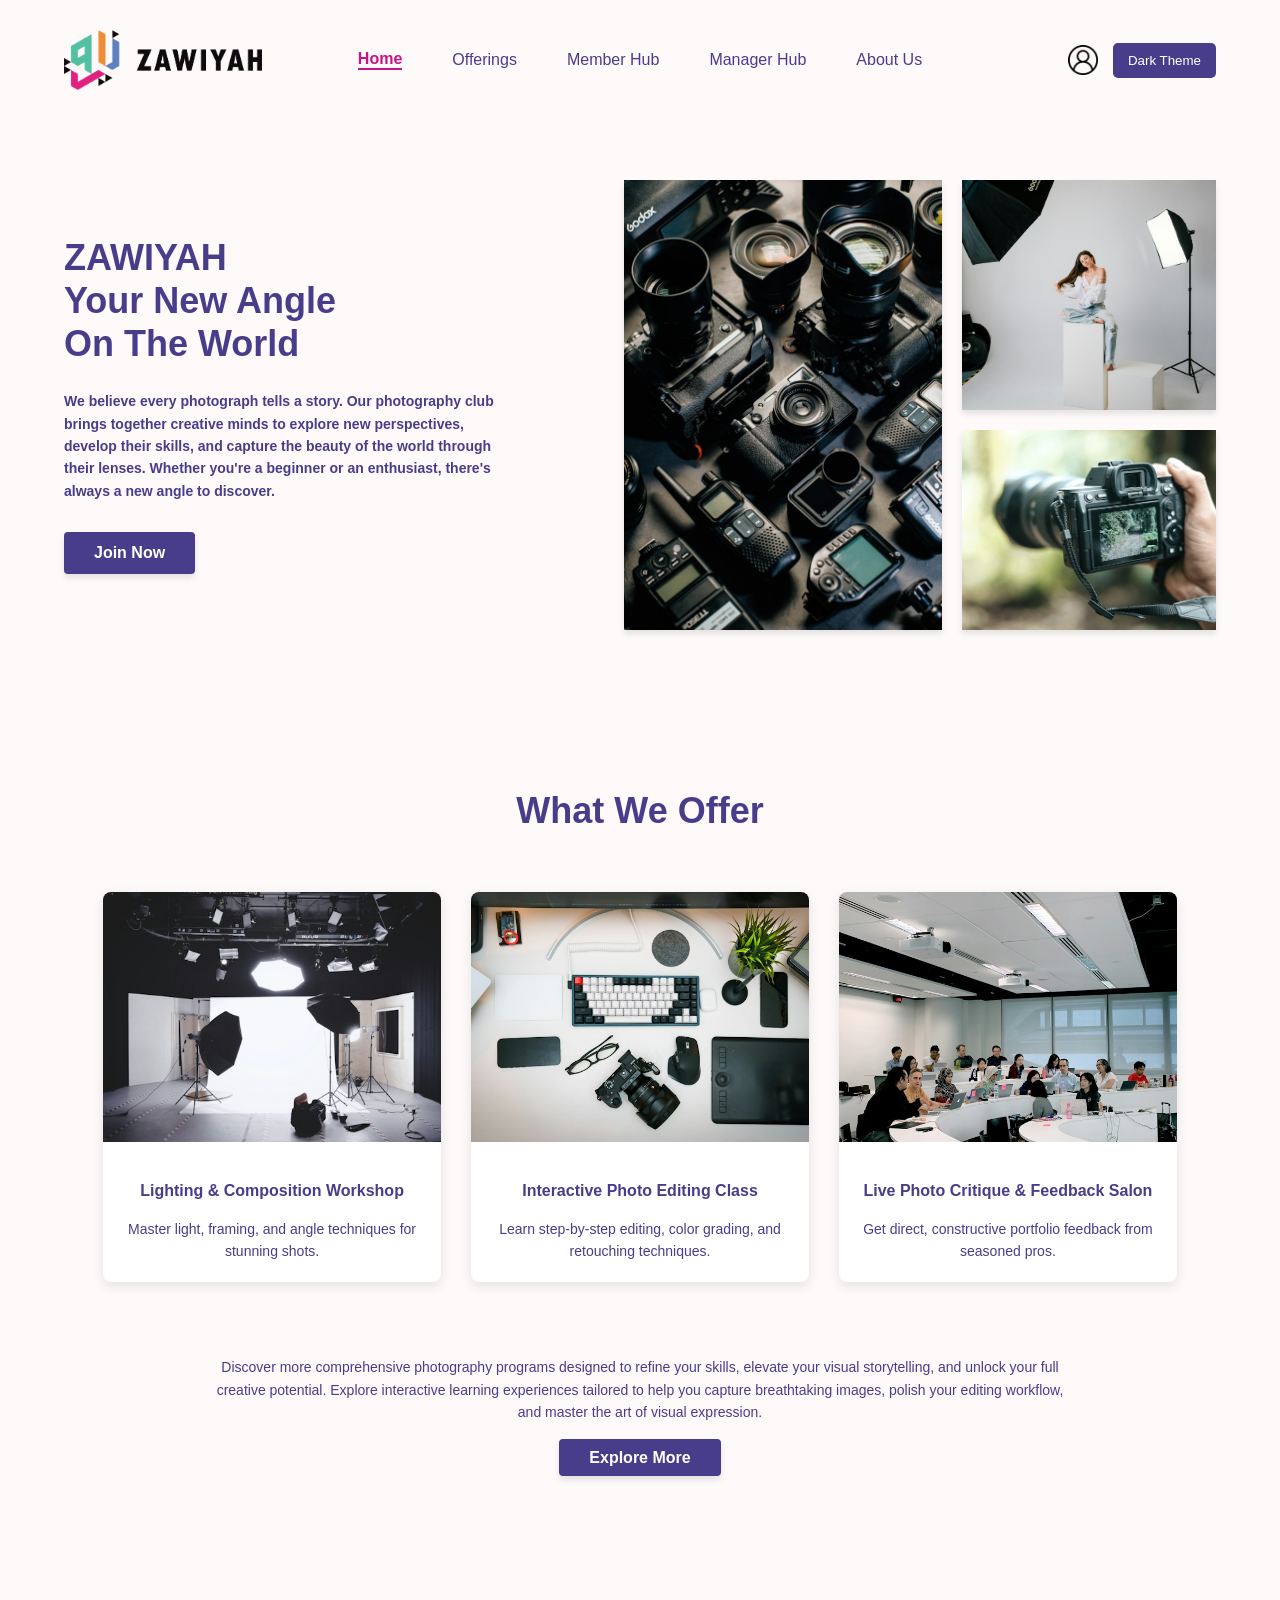
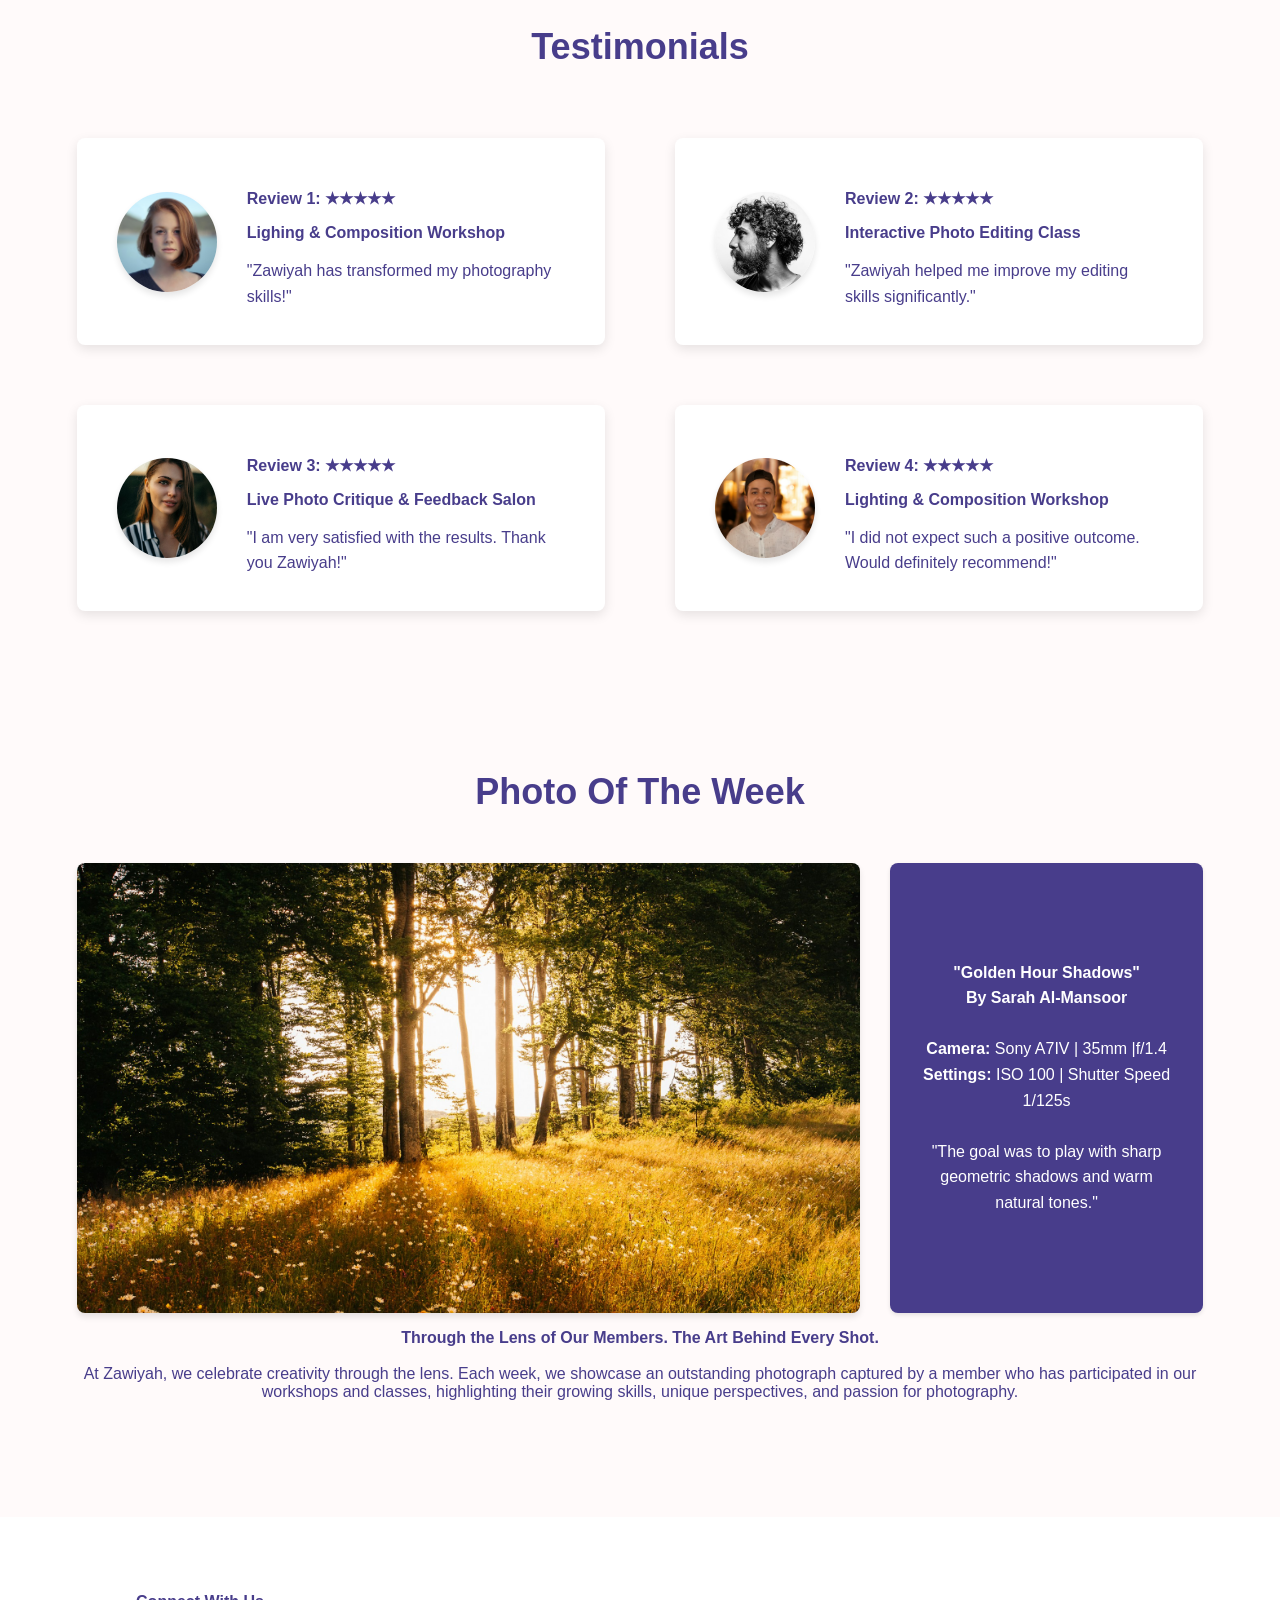
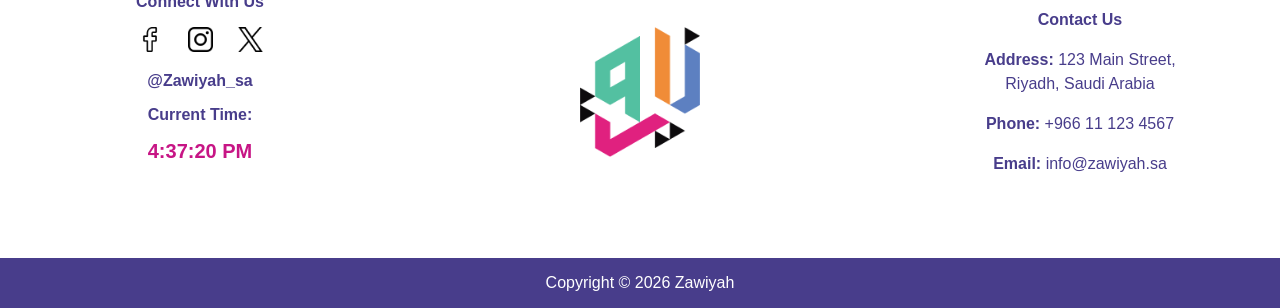
<file: index.html>
<!DOCTYPE html>
<html lang="en">

<head>
    <meta charset="UTF-8">
    <meta name="viewport" content="width=device-width, initial-scale=1.0">
    <title> Zawiyah | The Photography Club </title>
    <link rel="stylesheet" href="style.css">
</head>

<body>
    <header class="header">
        <img src="images/Style3.png" id="logo" alt="Website Logo">

        <nav id="navbar">
            <a href="Homepage.html" class="active">Home</a>
            <a href="Offerings.html">Offerings</a>
            <a href="MemberHub.html">Member Hub</a>
            <a href="ManagerHub.html">Manager Hub</a>
            <a href="AboutUs.html">About Us</a>
        </nav>

        <div class="header-actions">

            <a href="MemberHub.html"><img src="images/usericon.png" id="user-icon" alt="user profile"> </a>
            <button id="themeButton" type="button" onclick="changeTheme()">Dark Theme </button>

        </div>


        <section class="herotext">
            <div class="herocontainer">
                <div class="herocontent">
                    <h1>
                        ZAWIYAH<br>Your New Angle<br>On The World
                    </h1>

                    <p><b>We believe every photograph tells a story. Our photography club brings together creative minds
                            to explore new perspectives, develop their skills, and capture the beauty of the world
                            through their lenses. Whether you're a beginner or an enthusiast, there's always a new angle
                            to discover.</b></p>
                    <a class="button" href="Request-to-Join-an-Offering.html">Join Now</a>
                </div>
                <img src="Collection/hero1.jpg" class="heroimage1" alt="hero image 1">
                <img src="Collection/hero2.jpg" class="heroimage2" alt="hero image 2">
                <img src="Collection/hero3.jpg" class="heroimage3" alt="hero image 3">
            </div>
        </section>

    </header>

    <main>
        <section class="offerings">
            <h1>What We Offer</h1>
            <div class="card">
                <img src="Collection/lighting.jpg" alt="Lighting Setup">

                <div class="cardcontent">
                    <p><b>Lighting & Composition Workshop</b></p>
                    <p>Master light, framing, and angle techniques for stunning shots.</p>
                    <p class="extra">Practice using studio lighting equipment and learn professional composition
                        techniques.</p>
                </div>
            </div>

            <div class="card">
                <img src="Collection/editing.jpg" alt="Editing Software">
                <div class="cardcontent">
                    <p><b>Interactive Photo Editing Class</b></p>
                    <p>Learn step-by-step editing, color grading, and retouching techniques.</p>
                    <p class="extra">Get hands-on experience with editing software and improve your photo editing
                        workflow.</p>
                </div>
            </div>

            <div class="card">
                <img src="Collection/feedback.jpg" alt="Feedback Session">
                <div class="cardcontent">
                    <p><b>Live Photo Critique & Feedback Salon</b></p>
                    <p>Get direct, constructive portfolio feedback from seasoned pros.</p>
                    <p class="extra">Share your photographs, receive expert suggestions, and learn how to improve your
                        portfolio.</p>
                </div>
            </div>

            <div class="text">
                <p>Discover more comprehensive photography programs designed to refine your skills, elevate your visual
                    storytelling, and unlock your full creative potential. Explore interactive learning experiences
                    tailored to help you capture breathtaking images, polish your editing workflow, and master the art
                    of visual expression.</p>
                <a class="button" href="Offerings.html">Explore More</a>
            </div>
        </section>

        <section class="testimonials">
            <h1>Testimonials</h1>
            <div class="review">
                <img src="Collection/p1.jpg" alt="person">

                <div class="reviewcontent">
                    <p><b>Review 1: &starf;&starf;&starf;&starf;&starf; </b></p>
                    <p><b>Lighing & Composition Workshop</b></p>
                    <p>"Zawiyah has transformed my photography skills!"</p>
                </div>
            </div>

            <div class="review">
                <img src="Collection/p2.jpg" alt="person">

                <div class="reviewcontent">
                    <p><b>Review 2: &starf;&starf;&starf;&starf;&starf; </b></p>
                    <p><b>Interactive Photo Editing Class</b></p>
                    <p>"Zawiyah helped me improve my editing skills significantly."</p>
                </div>
            </div>

            <div class="review">
                <img src="Collection/p3.jpg" alt="person">

                <div class="reviewcontent">
                    <p><b>Review 3: &starf;&starf;&starf;&starf;&starf; </b></p>
                    <p><b>Live Photo Critique & Feedback Salon</b></p>
                    <p>"I am very satisfied with the results. Thank you Zawiyah!"</p>
                </div>
            </div>

            <div class="review">
                <img src="Collection/p4.jpg" alt="person">

                <div class="reviewcontent">
                    <p><b>Review 4: &starf;&starf;&starf;&starf;&starf; </b></p>
                    <p><b>Lighting & Composition Workshop</b></p>
                    <p>"I did not expect such a positive outcome. Would definitely recommend!"</p>
                </div>
            </div>
        </section>

        <section class="weeklyphoto">
            <h1>Photo Of The Week</h1>
            <div class="week">
                <img src="Collection/bestphoto.jpg" alt="photo of the week">
                <div class="photodetails">
                    <p><b>"Golden Hour Shadows"<br>By Sarah Al-Mansoor</b><br><br><b>Camera:</b> Sony A7IV | 35mm
                        |f/1.4<br><b>Settings:</b> ISO 100 | Shutter Speed 1/125s<br><br>"The goal was to play with
                        sharp geometric shadows and warm natural tones."</p>
                </div>
            </div>

            <div class="submitphoto">
                <p><b>Through the Lens of Our Members. The Art Behind Every Shot.</b><br><br>At Zawiyah, we celebrate
                    creativity through the lens. Each week, we showcase an outstanding photograph captured by a member
                    who has participated in our workshops and classes, highlighting their growing skills, unique
                    perspectives, and passion for photography.</p>
            </div>
        </section>
    </main>

    <button id="backToTop" type="button" onclick="goToTop()"> &#8593; Top </button>

    <footer>
        <div class="footer">
            <p><b>Connect With Us</b></p>
            <div class="social-icons">
                <a href="#"><img src="images/facebook.png" alt="Facebook"></a>
                <a href="#"><img src="images/instagram.png" alt="Instagram"></a>
                <a href="#"><img src="images/x.png" alt="X"></a>
            </div>
            <p><b>@Zawiyah_sa</b></p>
            <p><b>Current Time:</b></p>
            <p id="clock"></p>
        </div>

        <div class="logo">
            <img src="images/Logomark.png" id="logomark" alt="Website Logo">
        </div>

        <div class="contact">
            <p><b>Contact Us</b></p>
            <p><b>Address:</b> 123 Main Street,<br>Riyadh, Saudi Arabia</p>
            <p><b>Phone:</b> +966 11 123 4567</p>
            <p><b>Email:</b> info@zawiyah.sa</p>
        </div>

        <div class="copyright">
            <p>Copyright &copy; 2026 Zawiyah</p>
        </div>
    </footer>

    <script src="homepage.js"></script>

</body>

</html>
</file>
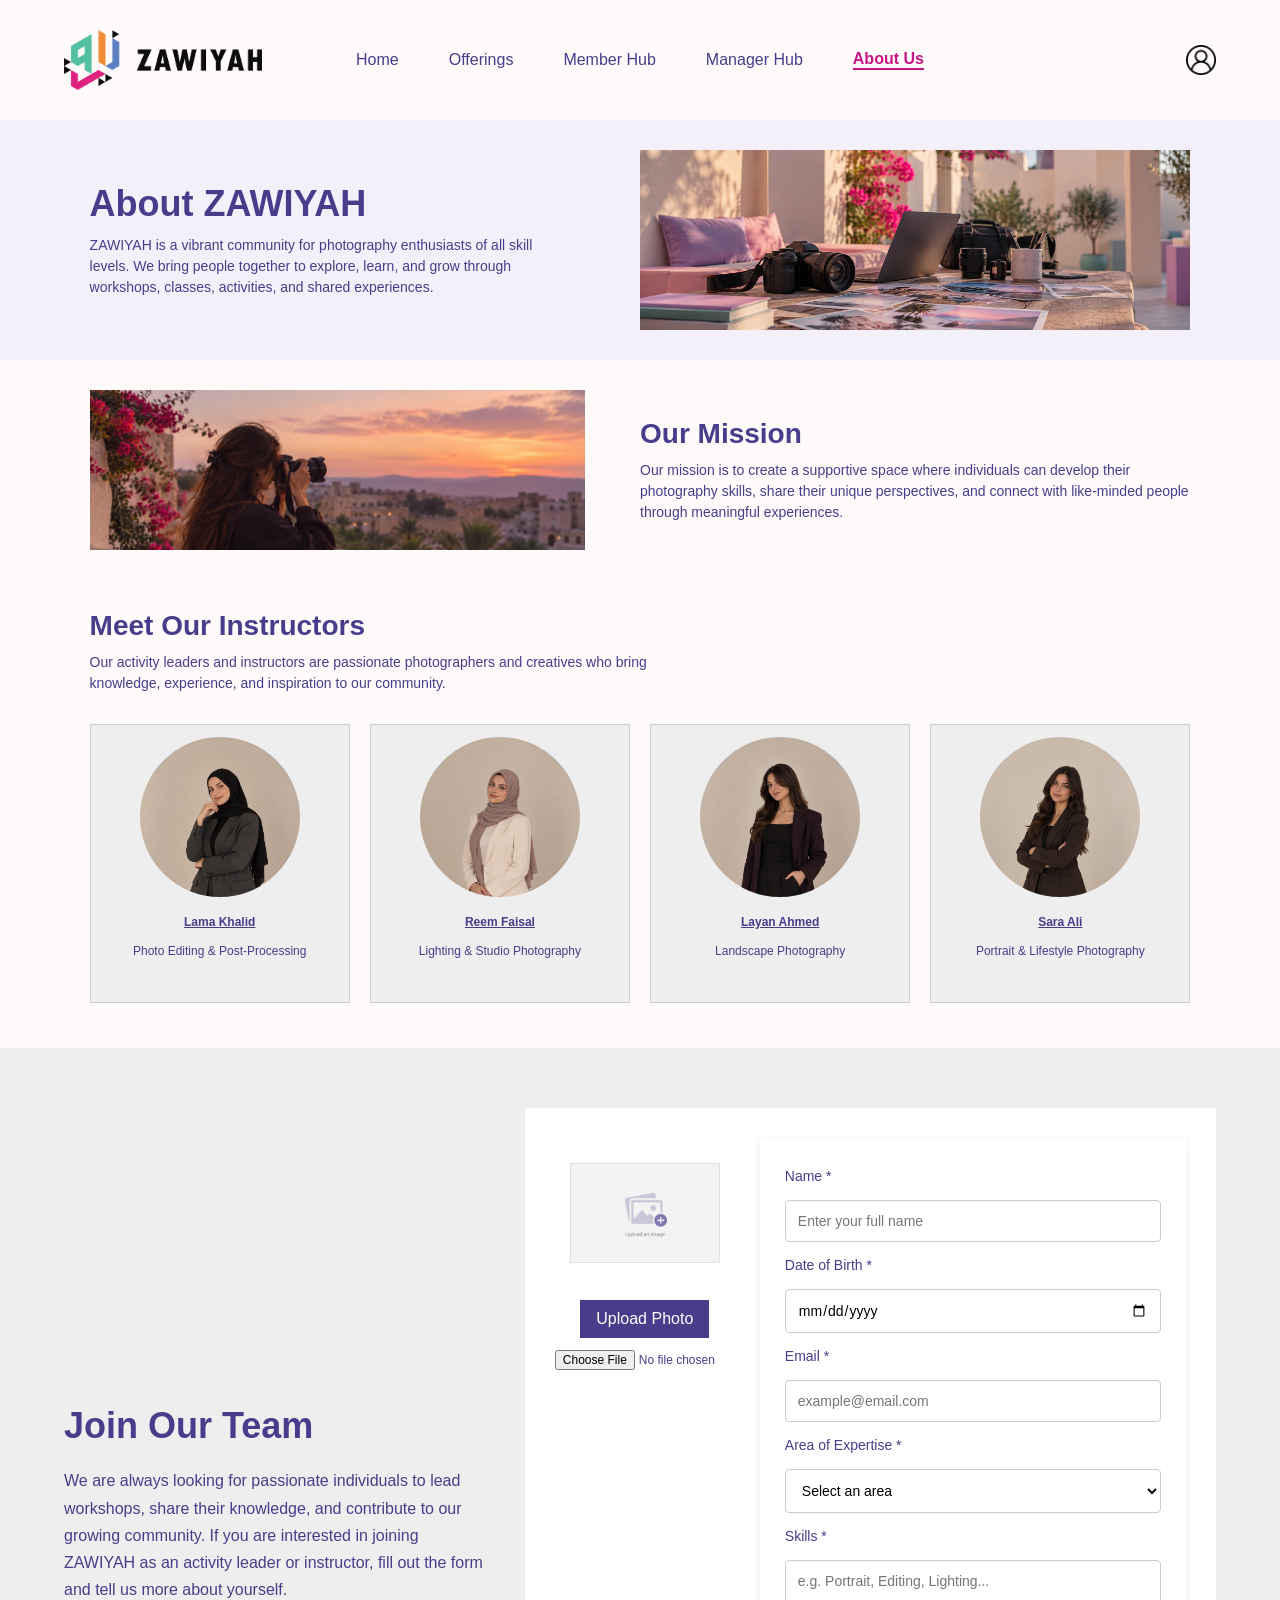
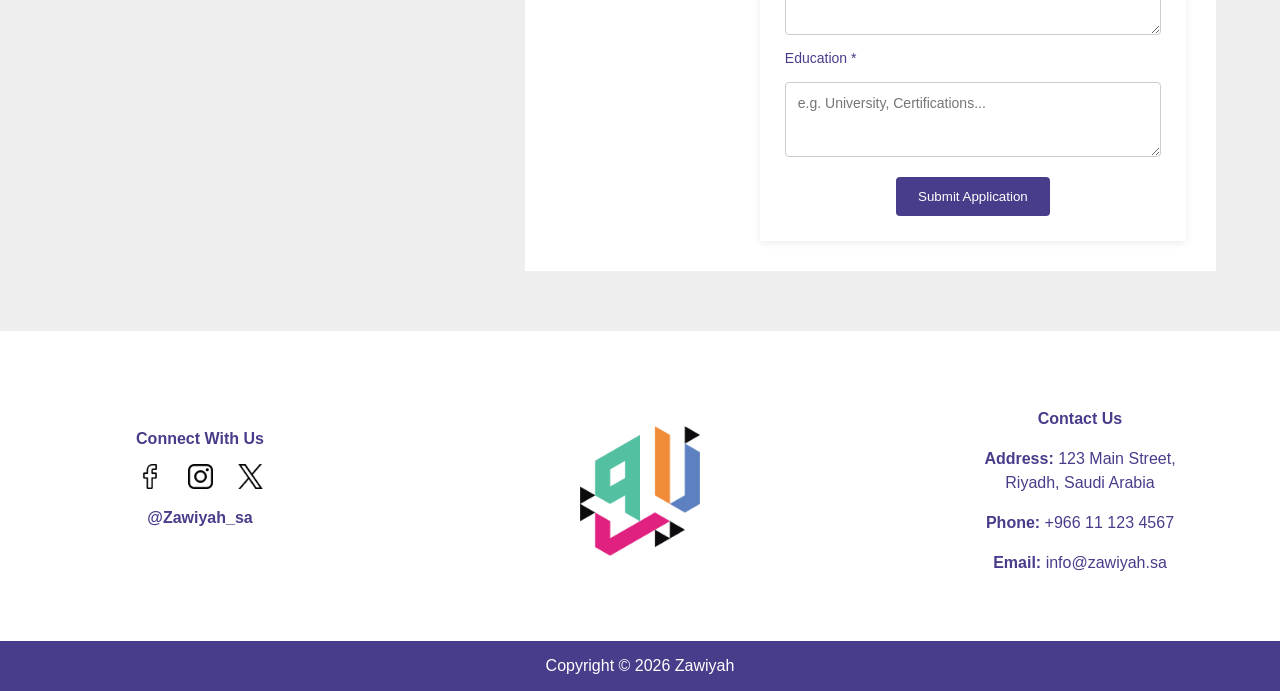
<file: AboutUs.html>
<!DOCTYPE html>
<html lang="en">

<head>
    <meta charset="UTF-8">
    <meta name="viewport" content="width=device-width, initial-scale=1.0">
    <title>About Us - ZAWIYAH</title>
    <link rel="stylesheet" href="style.css">
</head>

<body>

    <!-- HEADER -->
    <header class="header">

        <img src="images/Style3.png" id="logo" alt="Website Logo">

        <nav id="navbar">
            <a href="Homepage.html">Home</a>
            <a href="Offerings.html">Offerings</a>
            <a href="MemberHub.html">Member Hub</a>
            <a href="ManagerHub.html">Manager Hub</a>
            <a href="AboutUs.html" class="active">About Us</a>
        </nav>

        <a href="MemberHub.html">
            <img src="images/usericon.png" id="user-icon" alt="User Profile">
        </a>

    </header>


    <main>

        <!-- ABOUT ZAWIYAH -->
        <section class="about-intro">

            <div class="about-text">
                <h1>About ZAWIYAH</h1>
                <p>
                    ZAWIYAH is a vibrant community for photography
                    enthusiasts of all skill levels. We bring people
                    together to explore, learn, and grow through
                    workshops, classes, activities, and shared experiences.
                </p>
            </div>

            <div class="about-image">
                <img src="Collection/aboutZ.png" alt="About ZAWIYAH">
            </div>

        </section>


        <!-- OUR MISSION -->
        <section class="mission-section">

            <div class="mission-image">
                <img src="Collection/takepic.png" alt="Our Mission">
            </div>

            <div class="mission-text">
                <h2>Our Mission</h2>
                <p>
                    Our mission is to create a supportive space where
                    individuals can develop their photography skills,
                    share their unique perspectives, and connect with
                    like-minded people through meaningful experiences.
                </p>
            </div>

        </section>


        <!-- MEET OUR INSTRUCTORS -->
        <section class="instructors-section">

            <h2>Meet Our Instructors</h2>

            <p class="instructors-intro">
                Our activity leaders and instructors are passionate
                photographers and creatives who bring knowledge,
                experience, and inspiration to our community.
            </p>

            <div class="instructors-list">

                <div class="instructor-card">
                    <img src="Collection/lama.png" alt="Lama Khalid">
                    <h3>
                        <a href="lama-profile.html">Lama Khalid</a>
                    </h3>
                    <p>Photo Editing &amp; Post-Processing</p>
                </div>

                <div class="instructor-card">
                    <img src="Collection/reem.png" alt="Reem Faisal">
                    <h3>
                        <a href="reem-profile.html">Reem Faisal</a>
                    </h3>
                    <p>Lighting &amp; Studio Photography</p>
                </div>

                <div class="instructor-card">
                    <img src="Collection/layan.png" alt="Layan Ahmed">
                    <h3>
                        <a href="layan-profile.html">Layan Ahmed</a>
                    </h3>
                    <p>Landscape Photography</p>
                </div>

                <div class="instructor-card">
                    <img src="Collection/sara.png" alt="Sara Ali">
                    <h3>
                        <a href="sara-profile.html">Sara Ali</a>
                    </h3>
                    <p>Portrait &amp; Lifestyle Photography</p>
                </div>

            </div>

        </section>


        <!-- JOIN OUR TEAM -->
        <section class="join-team">

            <div class="join-description">
                <h2>Join Our Team</h2>
                <p>
                    We are always looking for passionate individuals to lead
                    workshops, share their knowledge, and contribute to our
                    growing community. If you are interested in joining
                    ZAWIYAH as an activity leader or instructor, fill out
                    the form and tell us more about yourself.
                </p>
            </div>

            <div class="join-content">

                <!-- LEFT: PHOTO UPLOAD -->
                <div class="photo-upload">

                    <img src="Collection/upload_image.png" alt="Upload Photo">

                    <label for="photo">Upload Photo</label>

                    <input type="file" id="photo" name="photo" accept="image/*" form="joinForm" required>

                </div>


                <!-- RIGHT: FORM -->
                <form class="join-form" id="joinForm" action="#" method="post">

                    <label for="name">Name *</label>
                    <input type="text" id="name" name="name" placeholder="Enter your full name" required>

                    <label for="dob">Date of Birth *</label>
                    <input type="date" id="dob" name="dob" max="2008-12-31" required>

                    <label for="email">Email *</label>
                    <input type="email" id="email" name="email" placeholder="example@email.com" required>

                    <label for="expertise">Area of Expertise *</label>
                    <select id="expertise" name="expertise" required>
                        <option value="">Select an area</option>
                        <option>Photo Editing &amp; Post-Processing</option>
                        <option>Lighting &amp; Studio Photography</option>
                        <option>Landscape Photography</option>
                        <option>Portrait &amp; Lifestyle Photography</option>
                        <option>Other</option>
                    </select>

                    <label for="skills">Skills *</label>
                    <textarea id="skills" name="skills" placeholder="e.g. Portrait, Editing, Lighting..."
                        required></textarea>

                    <label for="education">Education *</label>
                    <textarea id="education" name="education" placeholder="e.g. University, Certifications..."
                        required></textarea>

                    <input type="submit" value="Submit Application">

                </form>

            </div>

        </section>

    </main>


    <!-- FOOTER -->
    <footer>

        <div class="footer">
            <p><b>Connect With Us</b></p>

            <div class="social-icons">
                <a href="#"><img src="images/facebook.png" alt="Facebook"></a>
                <a href="#"><img src="images/instagram.png" alt="Instagram"></a>
                <a href="#"><img src="images/x.png" alt="X"></a>
            </div>

            <p><b>@Zawiyah_sa</b></p>
        </div>

        <div class="logo">
            <img src="images/Logomark.png" id="logomark" alt="Website Logo">
        </div>

        <div class="contact">
            <p><b>Contact Us</b></p>
            <p><b>Address:</b> 123 Main Street,<br>Riyadh, Saudi Arabia</p>
            <p><b>Phone:</b> +966 11 123 4567</p>
            <p><b>Email:</b> info@zawiyah.sa</p>
        </div>

        <div class="copyright">
            <p>Copyright &copy; 2026 Zawiyah</p>
        </div>

    </footer>


    <!-- JOIN OUR TEAM VALIDATION -->
    <script>
        const joinForm = document.getElementById("joinForm");

        joinForm.addEventListener("submit", function (event) {

            event.preventDefault();

            if (!joinForm.checkValidity()) {
                joinForm.reportValidity();
                return;
            }

            const name = document.getElementById("name").value.trim();

            if (!name) {
                alert("Please enter your name.");
                return;
            }

            // Check if name starts with a number
            if (/^\d/.test(name)) {
                alert("Name cannot start with a number.");
                return;
            }

            const skills = document.getElementById("skills").value.trim();
            const education = document.getElementById("education").value.trim();

            if (!skills || !education) {
                alert("Please fill in all fields.");
                return;
            }
            const email = document.getElementById("email").value.trim();

            if (!/^[^\s@]+@[^\s@]+\.[^\s@]+$/.test(email)) {
                alert("Please enter a valid email address.");
                return;
            }


            // Check if photo is an image
            const photo = document.getElementById("photo").files[0];

            if (!photo || !photo.type.startsWith("image/")) {
                alert("Please upload an image file.");
                return;
            }

            // Check date of birth
            const dob = document.getElementById("dob").value;
            const birthYear = new Date(dob).getFullYear();

            if (birthYear > 2008) {
                alert("Year of birth must be 2008 or earlier.");
                return;
            }

            // Success message
            alert(
                "Thank you, " + name +
                "! Your application has been submitted successfully."
            );

            joinForm.reset();

        });
    </script>

    <script src="homepage.js"></script>
</body>

</html>
</file>
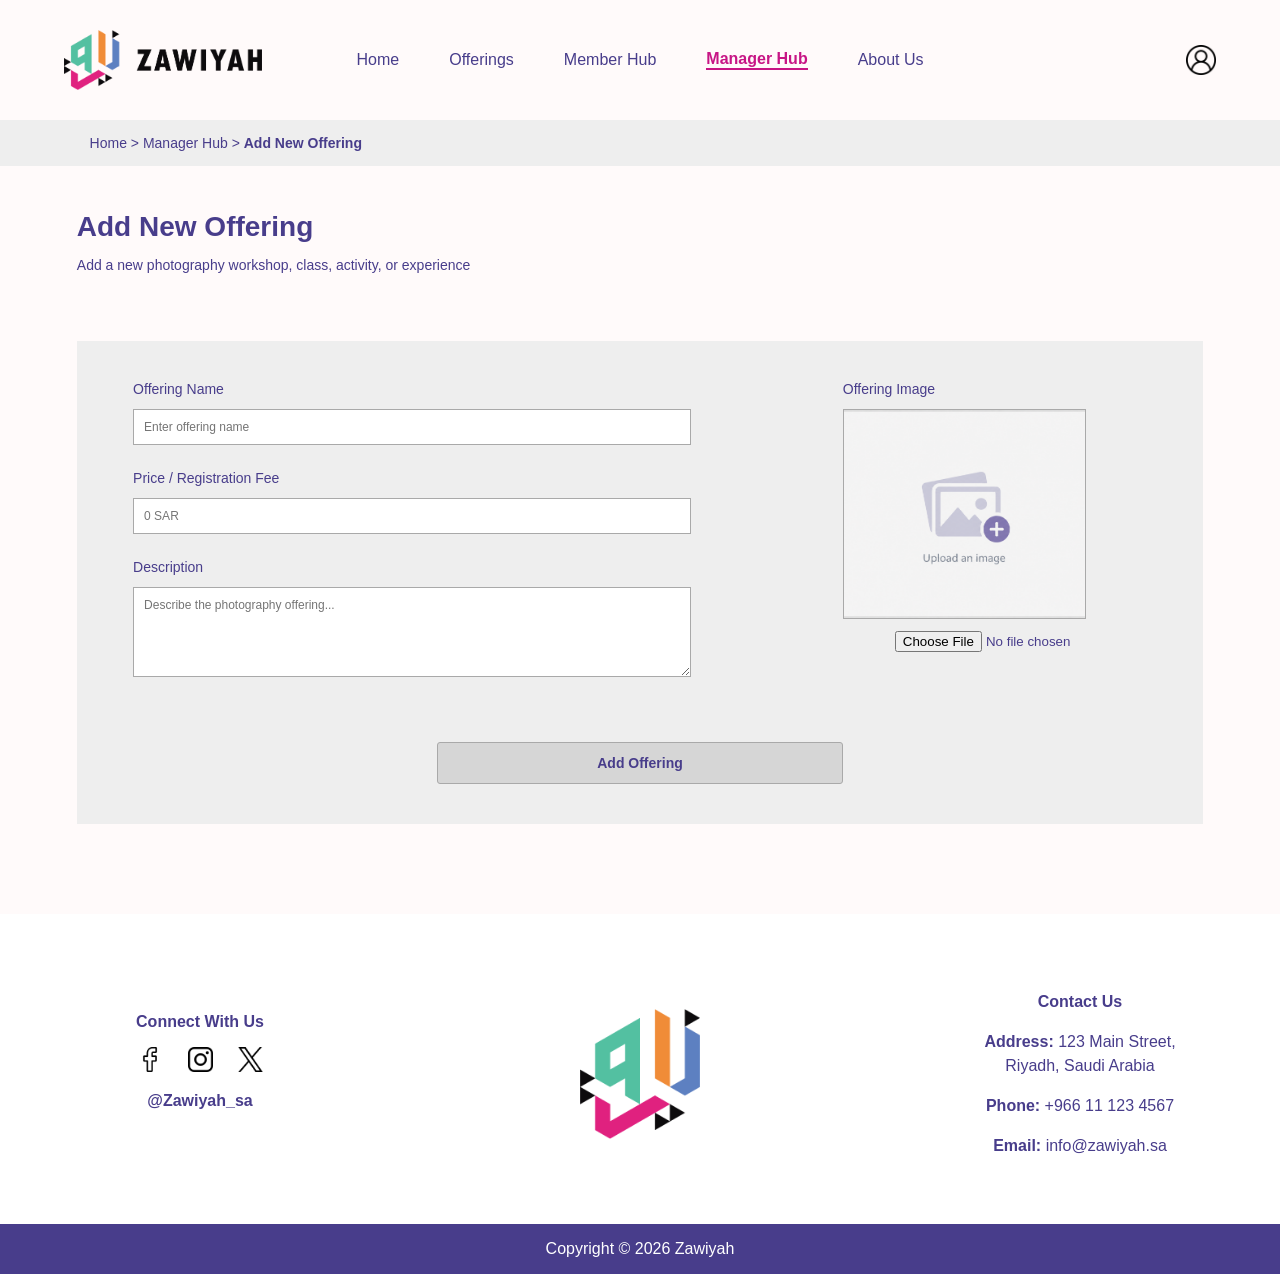
<file: AddNewOffering.html>
<!DOCTYPE html>
<html lang="en">

<head>
    <meta charset="UTF-8">
    <meta name="viewport" content="width=device-width, initial-scale=1.0">
    <title>Zawiyah | Add New Offering</title>
    <link rel="stylesheet" href="style.css">
</head>

<body>

    <header class="header">
        <img src="images/Style3.png" id="logo" alt="Website Logo">

        <nav id="navbar">
            <a href="Homepage.html">Home</a>
            <a href="Offerings.html">Offerings</a>
            <a href="MemberHub.html">Member Hub</a>
            <a href="ManagerHub.html" class="active">Manager Hub</a>
            <a href="AboutUs.html">About Us</a>
        </nav>

        <a href="MemberHub.html">
            <img src="images/usericon.png" id="user-icon" alt="User profile">
        </a>
    </header>

    <div class="breadcrumbs">
        <a href="Homepage.html">Home</a>
        &gt;
        <a href="ManagerHub.html">Manager Hub</a>
        &gt;
        <a href="AddNewOffering.html" class="active">Add New Offering</a>
    </div>

    <main class="add-offering-page">

        <section class="add-offering-intro">
            <h1>Add New Offering</h1>
            <p>Add a new photography workshop, class, activity, or experience</p>
        </section>

        <form class="add-offering-form" action="#" method="post" enctype="multipart/form-data" novalidate>
            <div class="add-offering-fields">
                <label for="offering-name">Offering Name</label>
                <input type="text" id="offering-name" name="offering-name" placeholder="Enter offering name" required>

                <label for="offering-price">Price / Registration Fee</label>
                <input type="number" id="offering-price" name="offering-price" min="0" step="0.1" placeholder="0 SAR"
                    required>

                <label for="offering-description">Description</label>
                <textarea id="offering-description" name="offering-description"
                    placeholder="Describe the photography offering..." required></textarea>
            </div>

            <div class="add-offering-image">
                <label for="offering-image">Offering Image</label>

                <img src="Collection/upload_image.png" alt="Upload an offering image">

                <input type="file" id="offering-image" name="offering-image" accept="image/*" required>

            </div>

            <div class="add-offering-submit">
                <input type="submit" value="Add Offering">
            </div>

        </form>

    </main>

    <footer>
        <div class="footer">
            <p><b>Connect With Us</b></p>

            <div class="social-icons">
                <a href="#"><img src="images/facebook.png" alt="Facebook"></a>
                <a href="#"><img src="images/instagram.png" alt="Instagram"></a>
                <a href="#"><img src="images/x.png" alt="X"></a>
            </div>

            <p><b>@Zawiyah_sa</b></p>
        </div>

        <div class="logo">
            <img src="images/Logomark.png" id="logomark" alt="Website Logo">
        </div>

        <div class="contact">
            <p><b>Contact Us</b></p>
            <p><b>Address:</b> 123 Main Street,<br>Riyadh, Saudi Arabia</p>
            <p><b>Phone:</b> +966 11 123 4567</p>
            <p><b>Email:</b> info@zawiyah.sa</p>
        </div>

        <div class="copyright">
            <p>Copyright &copy; 2026 Zawiyah</p>
        </div>
    </footer>

    <script src="add-offering.js"></script>

    <script src="homepage.js"></script>
</body>

</html>
</file>
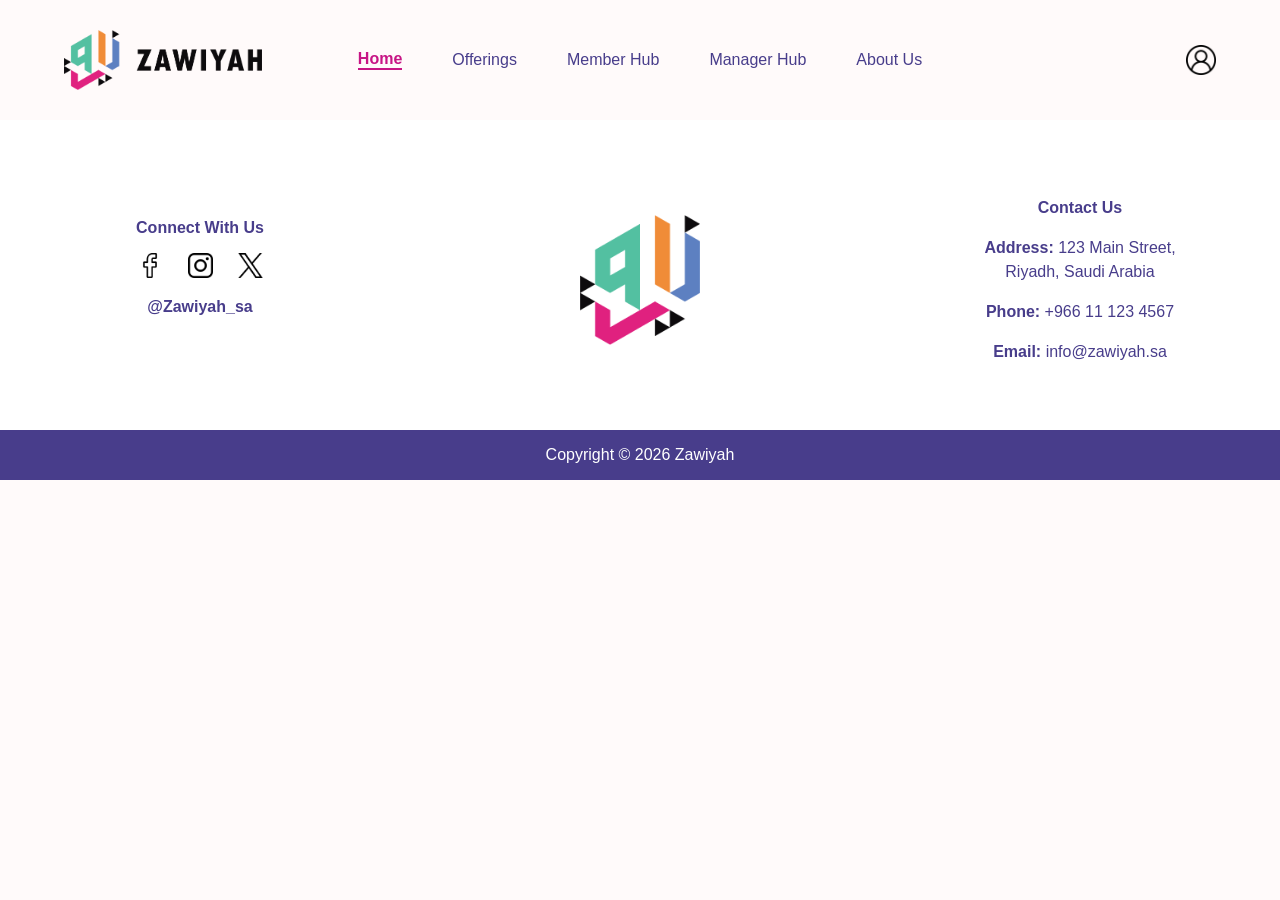
<file: Header-Footer.html>
<!DOCTYPE html>
<html lang="en">

<head>
	<meta charset="UTF-8">
	<title> Zawiyah | The Photography Club </title>
	<link rel="stylesheet" href="style.css">
</head>

<body>
	<header class="header">
		<img src="images/Style3.png" id="logo" alt="Website Logo">

		<nav id="navbar">
			<a href="Homepage.html" class="active">Home</a>
			<a href="Offerings.html">Offerings</a>
			<a href="MemberHub.html">Member Hub</a>
			<a href="ManagerHub.html">Manager Hub</a>
			<a href="AboutUs.html">About Us</a>
		</nav>

		<a href="MemberHub.html"><img src="images/usericon.png" id="user-icon" alt="user profile"></a>

	</header>




	<footer>
		<div class="footer">
			<p><b>Connect With Us</b></p>
			<div class="social-icons">
				<a href="#"><img src="images/facebook.png" alt="Facebook"></a>
				<a href="#"><img src="images/instagram.png" alt="Instagram"></a>
				<a href="#"><img src="images/x.png" alt="X"></a>
			</div>
			<p><b>@Zawiyah_sa</b></p>
		</div>

		<div class="logo">
			<img src="images/Logomark.png" id="logomark" alt="Website Logo">
		</div>

		<div class="contact">
			<p><b>Contact Us</b></p>
			<p><b>Address:</b> 123 Main Street,<br>Riyadh, Saudi Arabia</p>
			<p><b>Phone:</b> +966 11 123 4567</p>
			<p><b>Email:</b> info@zawiyah.sa</p>
		</div>

		<div class="copyright">
			<p>Copyright &copy; 2026 Zawiyah</p>
		</div>
	</footer>

</body>

</html>
</file>
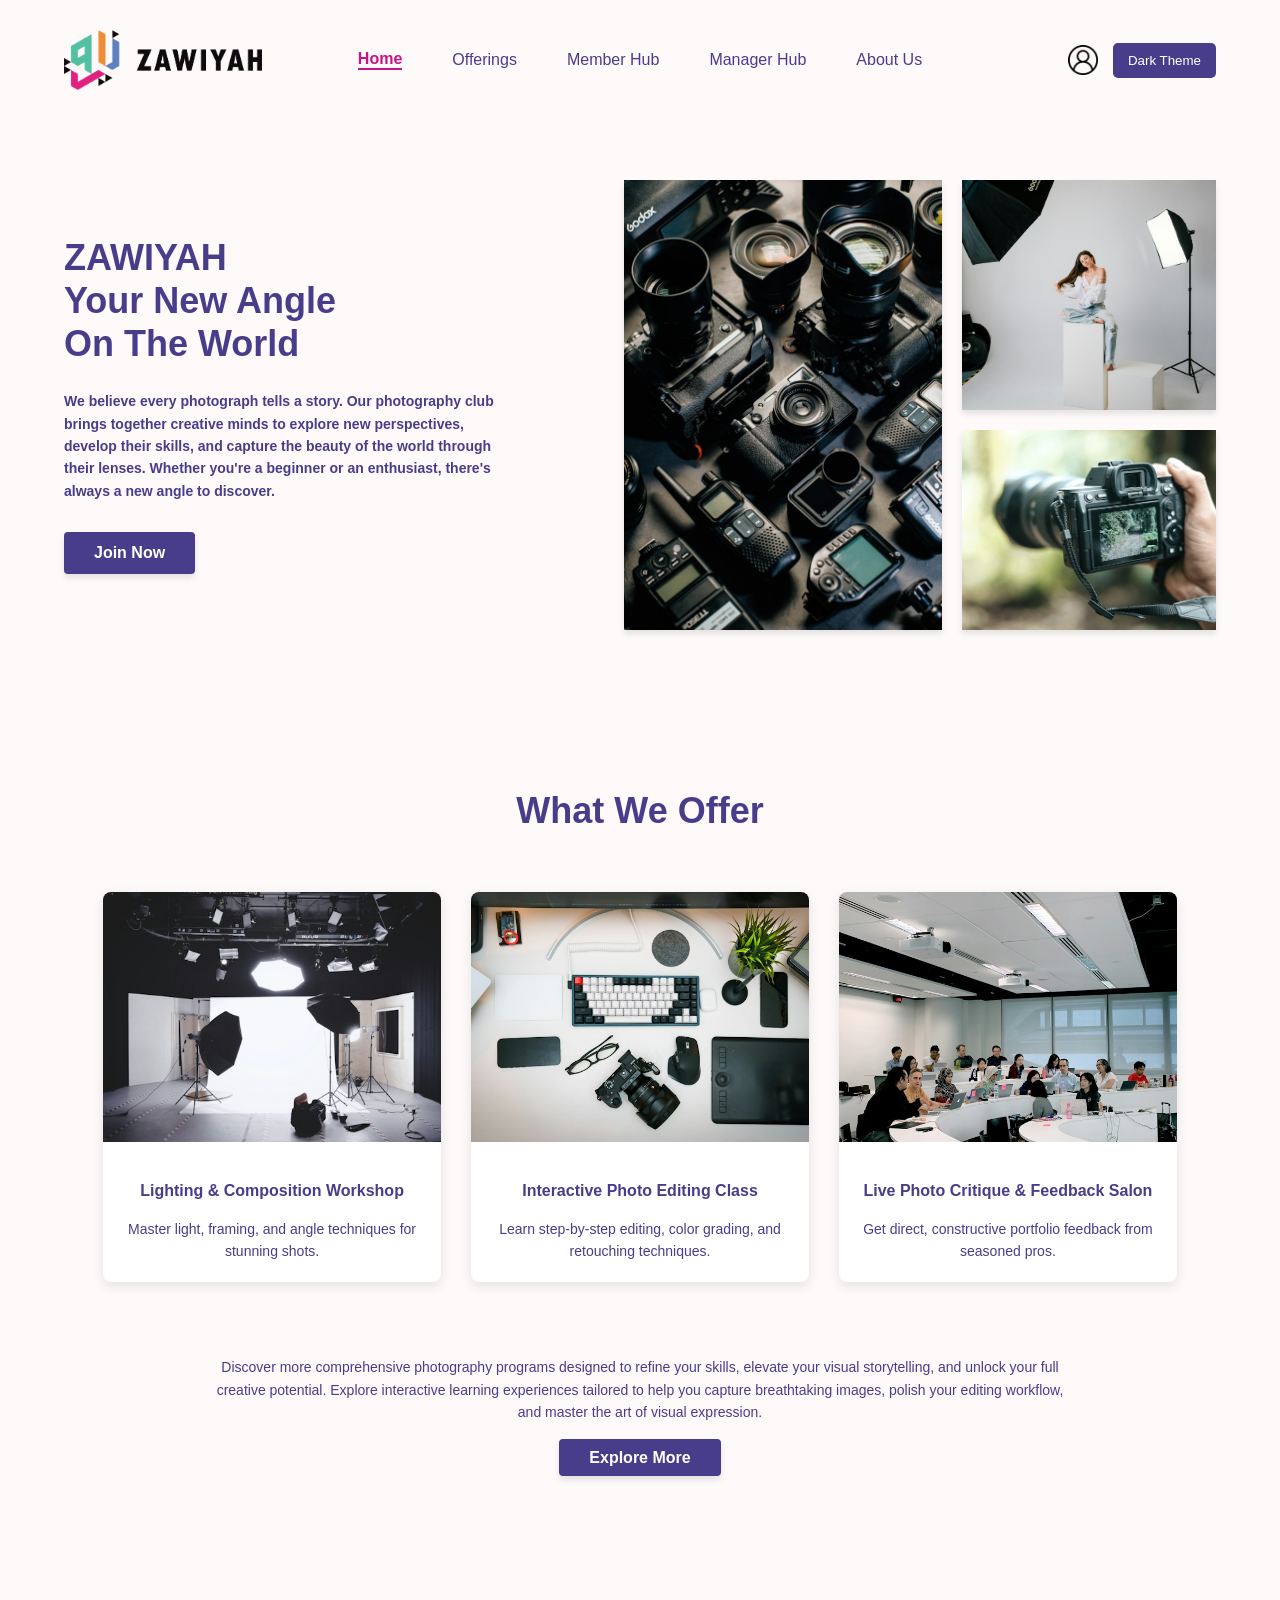
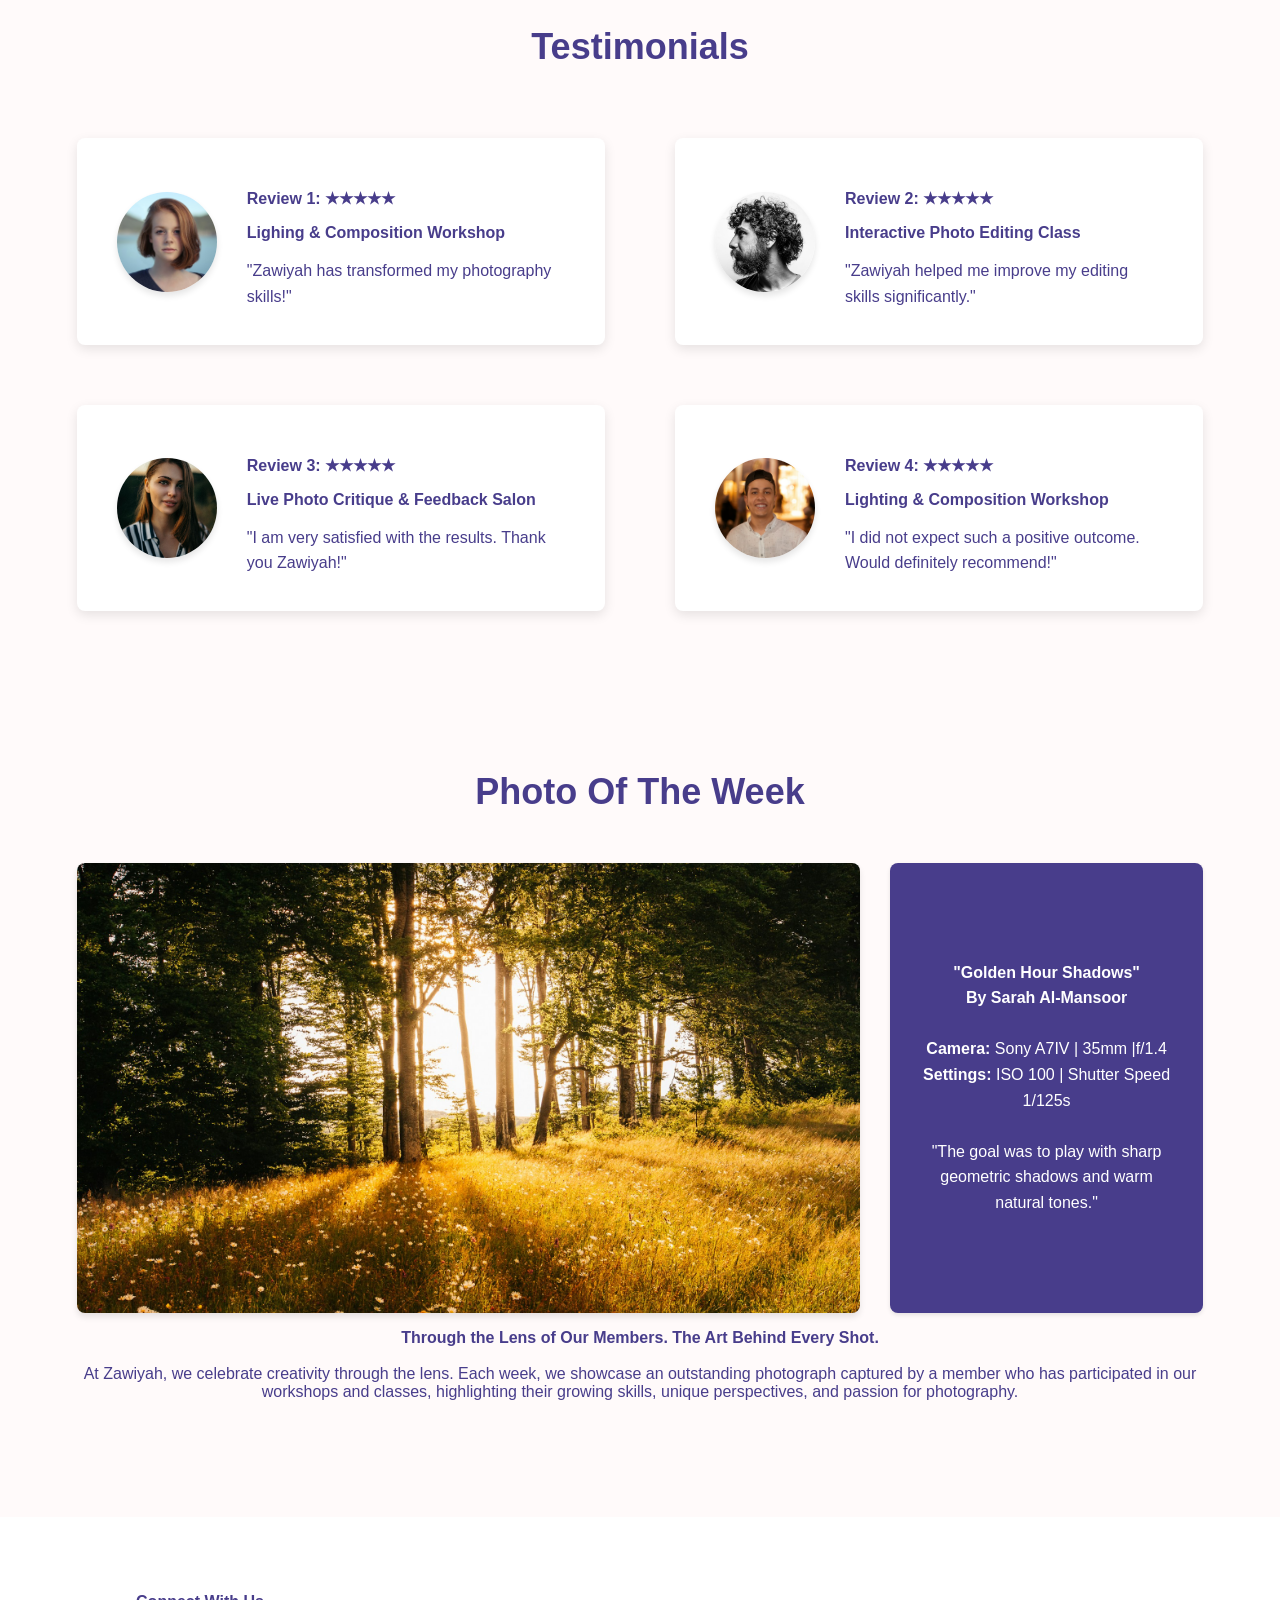
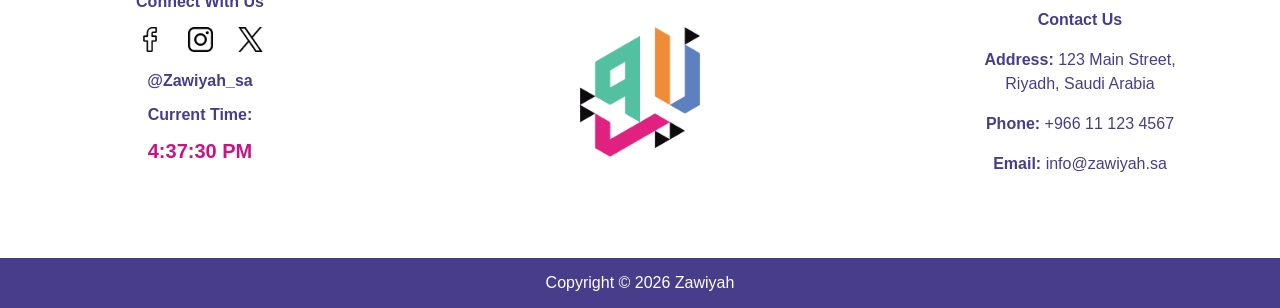
<file: Homepage.html>
<!DOCTYPE html>
<html lang="en">

<head>
	<meta charset="UTF-8">
	<meta name="viewport" content="width=device-width, initial-scale=1.0">
	<title> Zawiyah | The Photography Club </title>
	<link rel="stylesheet" href="style.css">
</head>

<body>
	<header class="header">
		<img src="images/Style3.png" id="logo" alt="Website Logo">

		<nav id="navbar">
			<a href="Homepage.html" class="active">Home</a>
			<a href="Offerings.html">Offerings</a>
			<a href="MemberHub.html">Member Hub</a>
			<a href="ManagerHub.html">Manager Hub</a>
			<a href="AboutUs.html">About Us</a>
		</nav>

		<div class="header-actions">

			<a href="MemberHub.html"><img src="images/usericon.png" id="user-icon" alt="user profile"> </a>
			<button id="themeButton" type="button" onclick="changeTheme()">Dark Theme </button>

		</div>


		<section class="herotext">
			<div class="herocontainer">
				<div class="herocontent">
					<h1>
						ZAWIYAH<br>Your New Angle<br>On The World
					</h1>

					<p><b>We believe every photograph tells a story. Our photography club brings together creative minds
							to explore new perspectives, develop their skills, and capture the beauty of the world
							through their lenses. Whether you're a beginner or an enthusiast, there's always a new angle
							to discover.</b></p>
					<a class="button" href="Request-to-Join-an-Offering.html">Join Now</a>
				</div>
				<img src="Collection/hero1.jpg" class="heroimage1" alt="hero image 1">
				<img src="Collection/hero2.jpg" class="heroimage2" alt="hero image 2">
				<img src="Collection/hero3.jpg" class="heroimage3" alt="hero image 3">
			</div>
		</section>

	</header>

	<main>
		<section class="offerings">
			<h1>What We Offer</h1>
			<div class="card">
				<img src="Collection/lighting.jpg" alt="Lighting Setup">

				<div class="cardcontent">
					<p><b>Lighting & Composition Workshop</b></p>
					<p>Master light, framing, and angle techniques for stunning shots.</p>
					<p class="extra">Practice using studio lighting equipment and learn professional composition
						techniques.</p>
				</div>
			</div>

			<div class="card">
				<img src="Collection/editing.jpg" alt="Editing Software">
				<div class="cardcontent">
					<p><b>Interactive Photo Editing Class</b></p>
					<p>Learn step-by-step editing, color grading, and retouching techniques.</p>
					<p class="extra">Get hands-on experience with editing software and improve your photo editing
						workflow.</p>
				</div>
			</div>

			<div class="card">
				<img src="Collection/feedback.jpg" alt="Feedback Session">
				<div class="cardcontent">
					<p><b>Live Photo Critique & Feedback Salon</b></p>
					<p>Get direct, constructive portfolio feedback from seasoned pros.</p>
					<p class="extra">Share your photographs, receive expert suggestions, and learn how to improve your
						portfolio.</p>
				</div>
			</div>

			<div class="text">
				<p>Discover more comprehensive photography programs designed to refine your skills, elevate your visual
					storytelling, and unlock your full creative potential. Explore interactive learning experiences
					tailored to help you capture breathtaking images, polish your editing workflow, and master the art
					of visual expression.</p>
				<a class="button" href="Offerings.html">Explore More</a>
			</div>
		</section>

		<section class="testimonials">
			<h1>Testimonials</h1>
			<div class="review">
				<img src="Collection/p1.jpg" alt="person">

				<div class="reviewcontent">
					<p><b>Review 1: &starf;&starf;&starf;&starf;&starf; </b></p>
					<p><b>Lighing & Composition Workshop</b></p>
					<p>"Zawiyah has transformed my photography skills!"</p>
				</div>
			</div>

			<div class="review">
				<img src="Collection/p2.jpg" alt="person">

				<div class="reviewcontent">
					<p><b>Review 2: &starf;&starf;&starf;&starf;&starf; </b></p>
					<p><b>Interactive Photo Editing Class</b></p>
					<p>"Zawiyah helped me improve my editing skills significantly."</p>
				</div>
			</div>

			<div class="review">
				<img src="Collection/p3.jpg" alt="person">

				<div class="reviewcontent">
					<p><b>Review 3: &starf;&starf;&starf;&starf;&starf; </b></p>
					<p><b>Live Photo Critique & Feedback Salon</b></p>
					<p>"I am very satisfied with the results. Thank you Zawiyah!"</p>
				</div>
			</div>

			<div class="review">
				<img src="Collection/p4.jpg" alt="person">

				<div class="reviewcontent">
					<p><b>Review 4: &starf;&starf;&starf;&starf;&starf; </b></p>
					<p><b>Lighting & Composition Workshop</b></p>
					<p>"I did not expect such a positive outcome. Would definitely recommend!"</p>
				</div>
			</div>
		</section>

		<section class="weeklyphoto">
			<h1>Photo Of The Week</h1>
			<div class="week">
				<img src="Collection/bestphoto.jpg" alt="photo of the week">
				<div class="photodetails">
					<p><b>"Golden Hour Shadows"<br>By Sarah Al-Mansoor</b><br><br><b>Camera:</b> Sony A7IV | 35mm
						|f/1.4<br><b>Settings:</b> ISO 100 | Shutter Speed 1/125s<br><br>"The goal was to play with
						sharp geometric shadows and warm natural tones."</p>
				</div>
			</div>

			<div class="submitphoto">
				<p><b>Through the Lens of Our Members. The Art Behind Every Shot.</b><br><br>At Zawiyah, we celebrate
					creativity through the lens. Each week, we showcase an outstanding photograph captured by a member
					who has participated in our workshops and classes, highlighting their growing skills, unique
					perspectives, and passion for photography.</p>
			</div>
		</section>
	</main>

	<button id="backToTop" type="button" onclick="goToTop()"> &#8593; Top </button>

	<footer>
		<div class="footer">
			<p><b>Connect With Us</b></p>
			<div class="social-icons">
				<a href="#"><img src="images/facebook.png" alt="Facebook"></a>
				<a href="#"><img src="images/instagram.png" alt="Instagram"></a>
				<a href="#"><img src="images/x.png" alt="X"></a>
			</div>
			<p><b>@Zawiyah_sa</b></p>
			<p><b>Current Time:</b></p>
			<p id="clock"></p>
		</div>

		<div class="logo">
			<img src="images/Logomark.png" id="logomark" alt="Website Logo">
		</div>

		<div class="contact">
			<p><b>Contact Us</b></p>
			<p><b>Address:</b> 123 Main Street,<br>Riyadh, Saudi Arabia</p>
			<p><b>Phone:</b> +966 11 123 4567</p>
			<p><b>Email:</b> info@zawiyah.sa</p>
		</div>

		<div class="copyright">
			<p>Copyright &copy; 2026 Zawiyah</p>
		</div>
	</footer>

	<script src="homepage.js"></script>

</body>

</html>
</file>
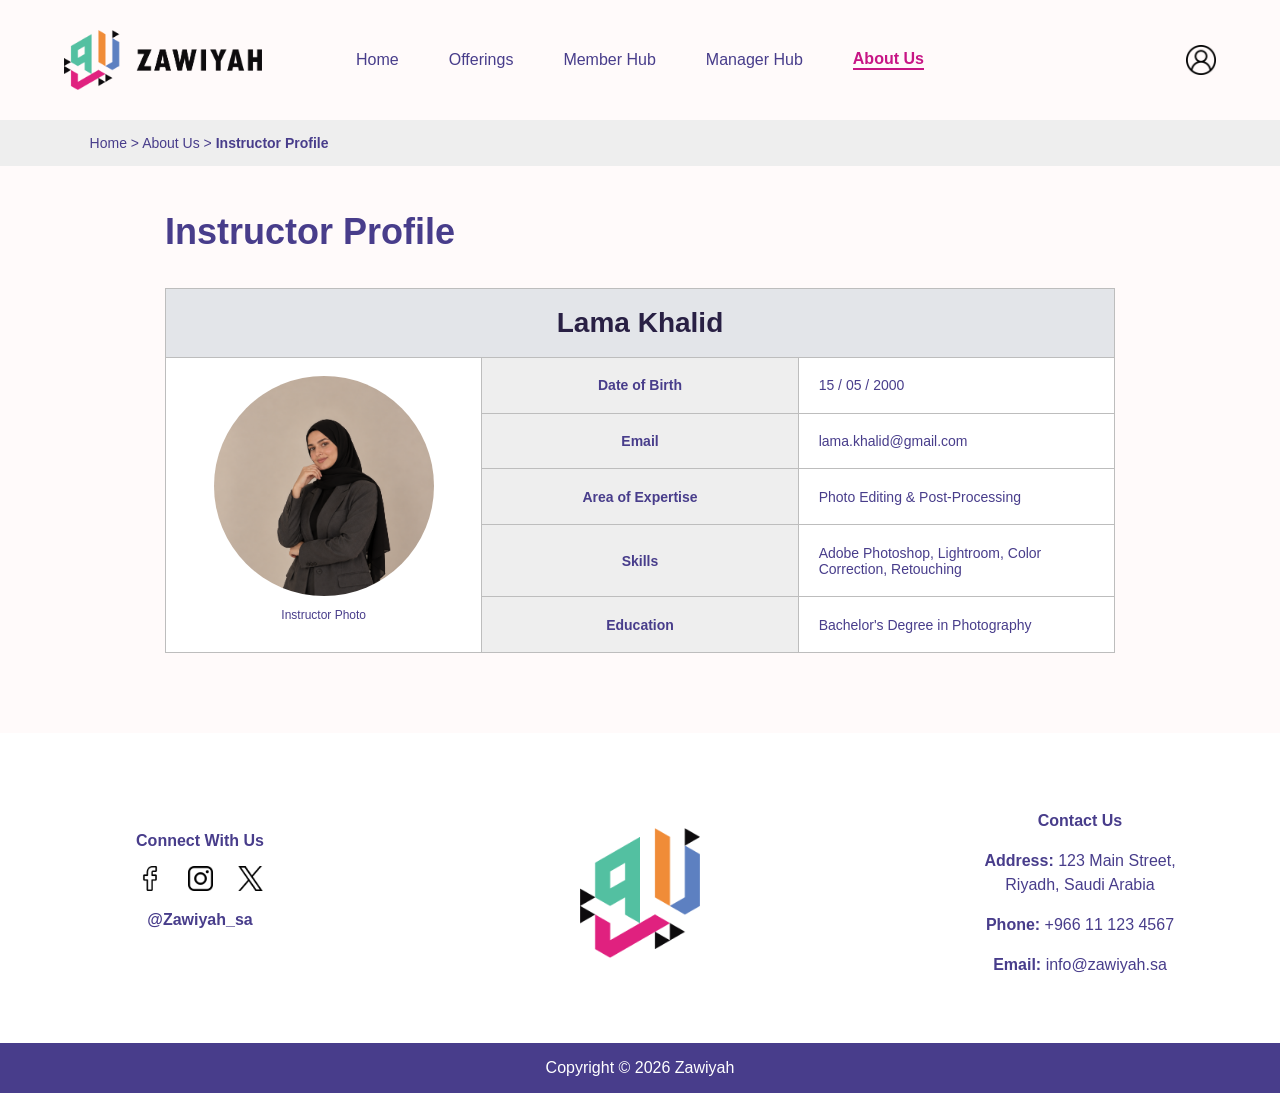
<file: lama-profile.html>
<!DOCTYPE html>
<html lang="en">

<head>
    <meta charset="UTF-8">
    <meta name="viewport" content="width=device-width, initial-scale=1.0">
    <title>Instructor Profile - ZAWIYAH</title>
    <link rel="stylesheet" href="style.css">
</head>

<body>

    <!-- HEADER -->

    <header class="header">
        <img src="images/Style3.png" id="logo" alt="Website Logo">

        <nav id="navbar">
            <a href="Homepage.html">Home</a>
            <a href="Offerings.html">Offerings</a>
            <a href="MemberHub.html">Member Hub</a>
            <a href="ManagerHub.html">Manager Hub</a>
            <a href="AboutUs.html" class="active">About Us</a>
        </nav>

        <a href="MemberHub.html">
            <img src="images/usericon.png" id="user-icon" alt="user profile">
        </a>
    </header>

    <div class="breadcrumbs">
        <a href="Homepage.html">Home</a>
        &gt;
        <a href="AboutUs.html">About Us</a>
        &gt;
        <a href="lama-profile.html" class="active">Instructor Profile</a>
    </div>


    <main class="instructor-profile-page">
        <h1>Instructor Profile</h1>

        <table class="profile-table">

            <tr>
                <th colspan="3" class="profile-name">
                    Lama Khalid
                </th>
            </tr>

            <tr>
                <td rowspan="5" class="profile-photo-cell">
                    <img src="Collection/lama.png" alt="Lama Khalid" class="instructor-photo">
                    <p>Instructor Photo</p>
                </td>

                <th>Date of Birth</th>
                <td>15 / 05 / 2000</td>
            </tr>

            <tr>
                <th>Email</th>
                <td>lama.khalid@gmail.com</td>
            </tr>

            <tr>
                <th>Area of Expertise</th>
                <td>Photo Editing &amp; Post-Processing</td>
            </tr>

            <tr>
                <th>Skills</th>
                <td>
                    Adobe Photoshop, Lightroom,
                    Color Correction, Retouching
                </td>
            </tr>

            <tr>
                <th>Education</th>
                <td>Bachelor's Degree in Photography</td>
            </tr>

        </table>

    </main>

    <!-- FOOTER -->
    <footer>
        <div class="footer">
            <p><b>Connect With Us</b></p>

            <div class="social-icons">
                <a href="#"><img src="images/facebook.png" alt="Facebook"></a>
                <a href="#"><img src="images/instagram.png" alt="Instagram"></a>
                <a href="#"><img src="images/x.png" alt="X"></a>
            </div>

            <p><b>@Zawiyah_sa</b></p>
        </div>

        <div class="logo">
            <img src="images/Logomark.png" id="logomark" alt="Website Logo">
        </div>

        <div class="contact">
            <p><b>Contact Us</b></p>
            <p><b>Address:</b> 123 Main Street,<br>Riyadh, Saudi Arabia</p>
            <p><b>Phone:</b> +966 11 123 4567</p>
            <p><b>Email:</b> info@zawiyah.sa</p>
        </div>

        <div class="copyright">
            <p>Copyright &copy; 2026 Zawiyah</p>
        </div>
    </footer>
    <script src="homepage.js"></script>
</body>

</html>
</file>
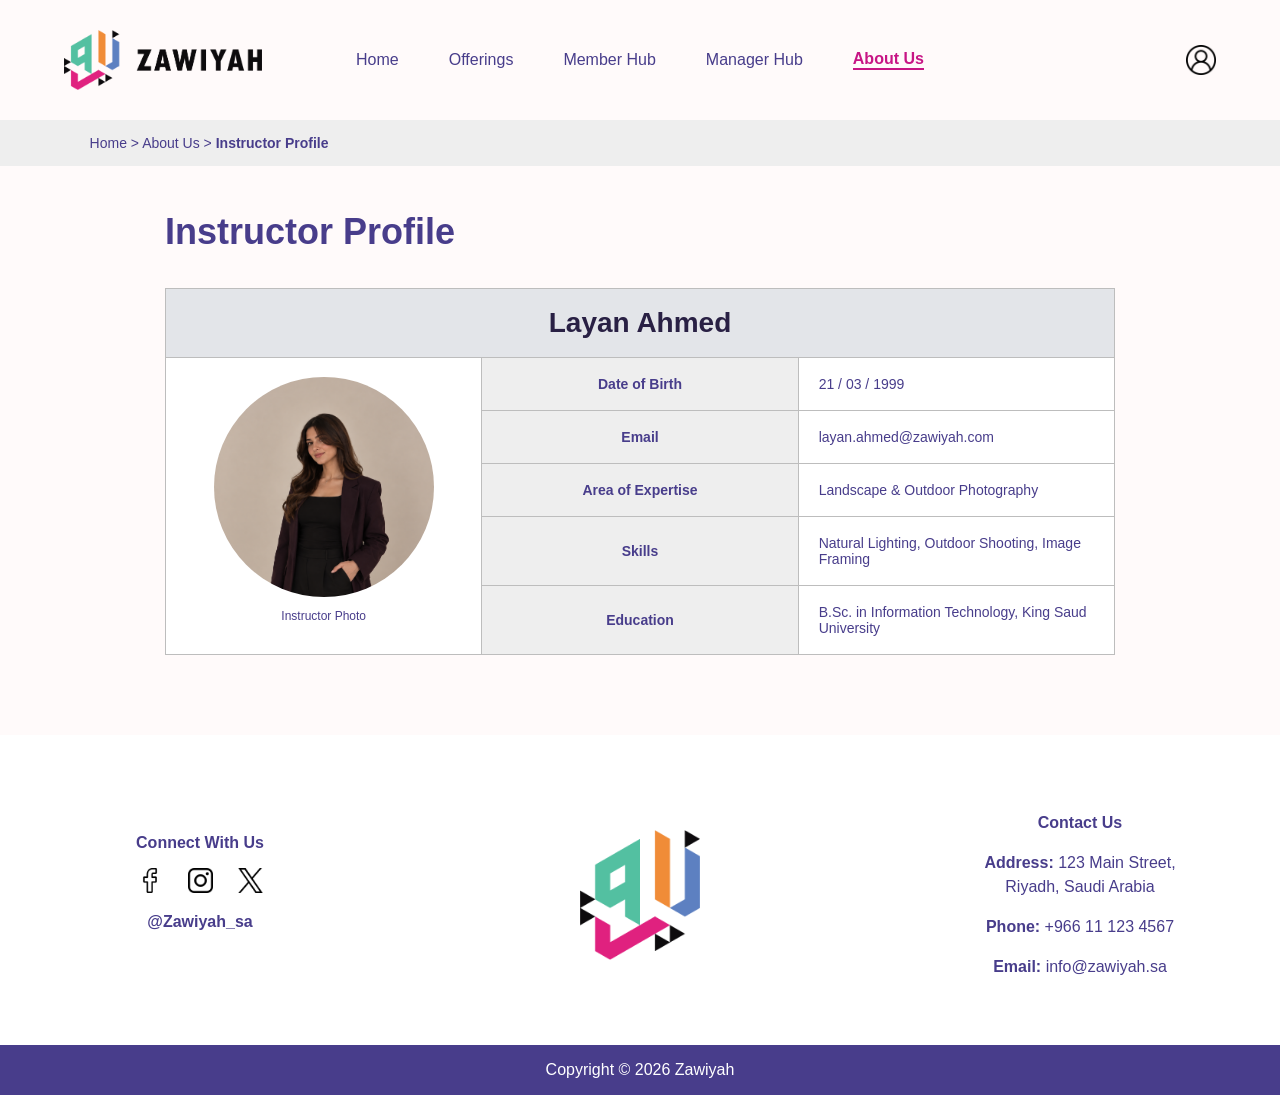
<file: layan-profile.html>
<!DOCTYPE html>
<html lang="en">

<head>
    <meta charset="UTF-8">
    <meta name="viewport" content="width=device-width, initial-scale=1.0">
    <title>Instructor Profile - Layan Ahmed</title>
    <link rel="stylesheet" href="style.css">
</head>

<body>

    <!-- HEADER -->
    <header class="header">
        <img src="images/Style3.png" id="logo" alt="Website Logo">

        <nav id="navbar">
            <a href="Homepage.html">Home</a>
            <a href="Offerings.html">Offerings</a>
            <a href="MemberHub.html">Member Hub</a>
            <a href="ManagerHub.html">Manager Hub</a>
            <a href="AboutUs.html" class="active">About Us</a>
        </nav>

        <a href="MemberHub.html">
            <img src="images/usericon.png" id="user-icon" alt="user profile">
        </a>
    </header>

    <nav class="breadcrumbs">
        <a href="Homepage.html">Home</a>
        &gt;
        <a href="AboutUs.html">About Us</a>
        &gt;
        <a href="layan-profile.html" class="active">Instructor Profile</a>
    </nav>

    <!-- INSTRUCTOR PROFILE -->
    <main class="instructor-profile-page">

        <h1>Instructor Profile</h1>

        <table class="profile-table">

            <tr>
                <th colspan="3" class="profile-name">
                    Layan Ahmed
                </th>
            </tr>

            <tr>
                <td rowspan="5" class="profile-photo-cell">
                    <img src="Collection/layan.png" alt="Layan Ahmed" class="instructor-photo">
                    <p>Instructor Photo</p>
                </td>

                <th>Date of Birth</th>
                <td>21 / 03 / 1999</td>
            </tr>

            <tr>
                <th>Email</th>
                <td>layan.ahmed@zawiyah.com</td>
            </tr>

            <tr>
                <th>Area of Expertise</th>
                <td>Landscape &amp; Outdoor Photography</td>
            </tr>

            <tr>
                <th>Skills</th>
                <td>
                    Natural Lighting, Outdoor Shooting,
                    Image Framing
                </td>
            </tr>

            <tr>
                <th>Education</th>
                <td>
                    B.Sc. in Information Technology,
                    King Saud University
                </td>
            </tr>

        </table>

    </main>

    <!-- FOOTER -->
    <footer>
        <div class="footer">
            <p><b>Connect With Us</b></p>

            <div class="social-icons">
                <a href="#"><img src="images/facebook.png" alt="Facebook"></a>
                <a href="#"><img src="images/instagram.png" alt="Instagram"></a>
                <a href="#"><img src="images/x.png" alt="X"></a>
            </div>

            <p><b>@Zawiyah_sa</b></p>
        </div>

        <div class="logo">
            <img src="images/Logomark.png" id="logomark" alt="Website Logo">
        </div>

        <div class="contact">
            <p><b>Contact Us</b></p>
            <p><b>Address:</b> 123 Main Street,<br>Riyadh, Saudi Arabia</p>
            <p><b>Phone:</b> +966 11 123 4567</p>
            <p><b>Email:</b> info@zawiyah.sa</p>
        </div>

        <div class="copyright">
            <p>Copyright &copy; 2026 Zawiyah</p>
        </div>
    </footer>
    <script src="homepage.js"></script>
</body>

</html>
</file>
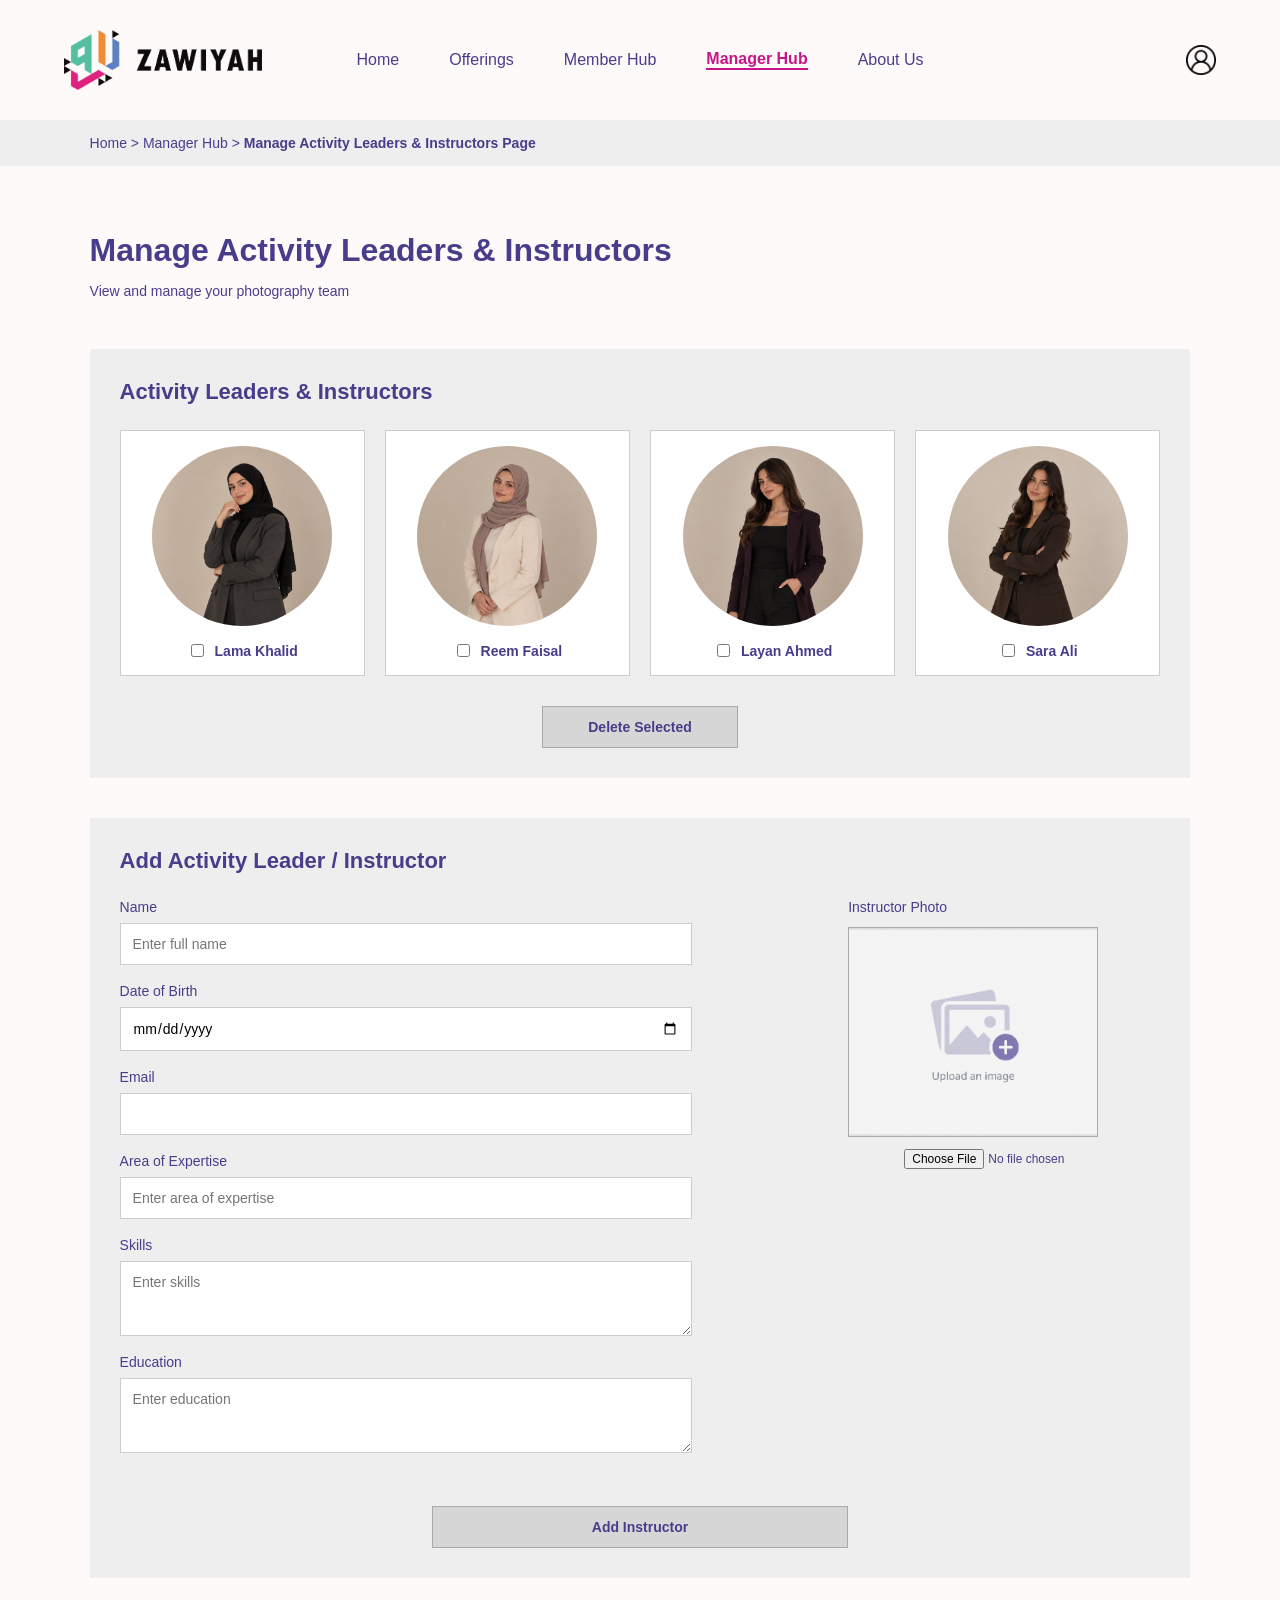
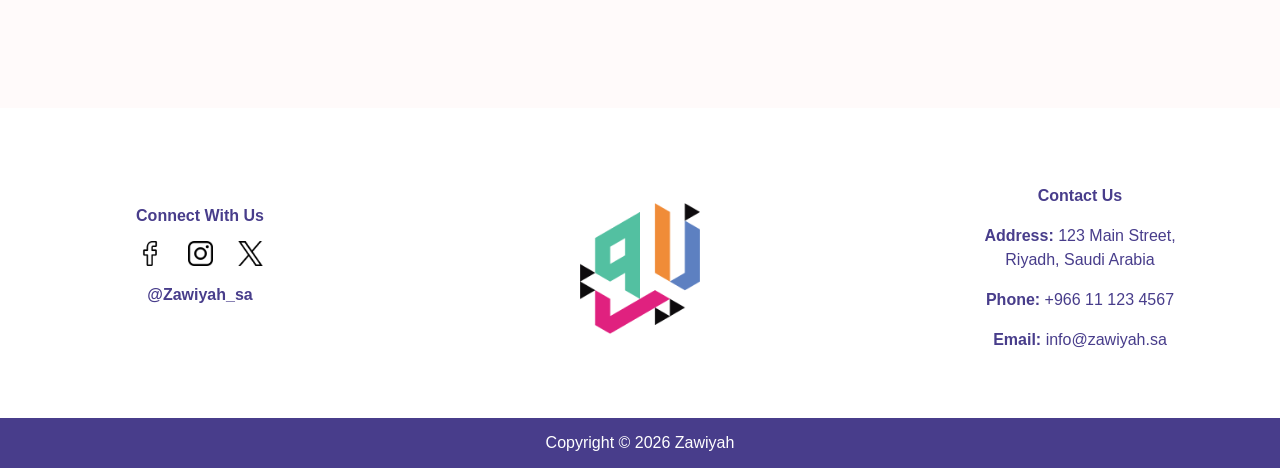
<file: ManageActivityLeaders.html>
<!DOCTYPE html>
<html lang="en">

<head>
    <meta charset="UTF-8">
    <meta name="viewport" content="width=device-width, initial-scale=1.0">
    <title>Manage Instructors | Zawiyah</title>
    <link rel="stylesheet" href="style.css">
</head>

<body>

    <!-- HEADER -->
    <header class="header">
        <img src="images/Style3.png" id="logo" alt="Website Logo">

        <nav id="navbar">
            <a href="Homepage.html">Home</a>
            <a href="Offerings.html">Offerings</a>
            <a href="MemberHub.html">Member Hub</a>
            <a href="ManagerHub.html" class="active">Manager Hub</a>
            <a href="AboutUs.html">About Us</a>
        </nav>

        <a href="MemberHub.html">
            <img src="images/usericon.png" id="user-icon" alt="User profile">
        </a>
    </header>

    <!-- BREADCRUMBS -->
    <nav class="breadcrumbs" aria-label="Breadcrumb">
        <a href="Homepage.html">Home</a> &gt;
        <a href="ManagerHub.html">Manager Hub</a> &gt;
        <a href="ManageActivityLeaders.html" class="active">
            Manage Activity Leaders & Instructors Page
        </a>
    </nav>

    <main class="manage-instructors-page">

        <div class="manage-intro">
            <h1>Manage Activity Leaders &amp; Instructors</h1>
            <p>View and manage your photography team</p>
        </div>

        <!-- CURRENT INSTRUCTORS -->
        <section class="manage-team-section">
            <h2>Activity Leaders &amp; Instructors</h2>

            <form action="#" method="get">

                <div class="manage-team-list"></div>

                <div class="manage-delete-action">
                    <input type="submit" value="Delete Selected" class="manage-submit">
                </div>

            </form>
        </section>

        <!-- ADD NEW INSTRUCTOR -->
        <section class="add-instructor-section">
            <h2>Add Activity Leader / Instructor</h2>

            <form action="#" method="post" enctype="multipart/form-data" class="manage-instructor-form" novalidate>

                <div class="manage-form-fields">

                    <label for="instructor-name">Name</label>
                    <input type="text" id="instructor-name" name="name" placeholder="Enter full name" required>

                    <label for="instructor-dob">Date of Birth</label>
                    <input type="date" id="instructor-dob" name="dob" required>

                    <label for="instructor-email">Email</label>
                    <input type="email" id="instructor-email" name="email" required>

                    <label for="instructor-expertise">Area of Expertise</label>
                    <input type="text" id="instructor-expertise" name="expertise" placeholder="Enter area of expertise"
                        required>

                    <label for="instructor-skills">Skills</label>
                    <textarea id="instructor-skills" name="skills" placeholder="Enter skills" required></textarea>

                    <label for="instructor-education">Education</label>
                    <textarea id="instructor-education" name="education" placeholder="Enter education"
                        required></textarea>

                </div>

                <div class="manage-photo-section">
                    <label for="instructor-photo">Instructor Photo</label>

                    <img id="photo-placeholder" src="Collection/upload_image.png" alt="Upload an instructor image">

                    <img id="photo-preview" src="Collection/upload_image.png" alt="Selected instructor photo"
                        style="display: none;">

                    <input type="file" id="instructor-photo" name="photo" accept="image/*" required>
                </div>

                <div class="manage-add-action">
                    <input type="submit" value="Add Instructor" class="manage-submit">
                </div>

            </form>
        </section>

    </main>

    <!-- FOOTER -->
    <footer>
        <div class="footer">
            <p><b>Connect With Us</b></p>

            <div class="social-icons">
                <a href="#"><img src="images/facebook.png" alt="Facebook"></a>
                <a href="#"><img src="images/instagram.png" alt="Instagram"></a>
                <a href="#"><img src="images/x.png" alt="X"></a>
            </div>

            <p><b>@Zawiyah_sa</b></p>
        </div>

        <div class="logo">
            <img src="images/Logomark.png" id="logomark" alt="Website Logo">
        </div>

        <div class="contact">
            <p><b>Contact Us</b></p>
            <p><b>Address:</b> 123 Main Street,<br>Riyadh, Saudi Arabia</p>
            <p><b>Phone:</b> +966 11 123 4567</p>
            <p><b>Email:</b> info@zawiyah.sa</p>
        </div>

        <div class="copyright">
            <p>Copyright &copy; 2026 Zawiyah</p>
        </div>
    </footer>

    <script>

        // INSTRUCTORS ARRAY
        const instructors = [
            {
                id: "lama",
                name: "Lama Khalid",
                image: "Collection/lama.png"
            },
            {
                id: "reem",
                name: "Reem Faisal",
                image: "Collection/reem.png"
            },
            {
                id: "layan",
                name: "Layan Ahmed",
                image: "Collection/layan.png"
            },
            {
                id: "sara",
                name: "Sara Ali",
                image: "Collection/sara.png"
            }
        ];

        const form = document.querySelector(".manage-instructor-form");
        const deleteForm = document.querySelector(".manage-team-section form");
        const teamList = document.querySelector(".manage-team-list");
        const photoInput = document.getElementById("instructor-photo");

        // DISPLAY INSTRUCTORS
        function displayInstructors() {

            teamList.innerHTML = "";

            instructors.forEach(function (instructor) {

                const card = document.createElement("div");
                card.className = "manage-team-card";

                const img = document.createElement("img");
                img.src = instructor.image;
                img.alt = instructor.name;

                const label = document.createElement("label");

                const checkbox = document.createElement("input");
                checkbox.type = "checkbox";
                checkbox.name = "delete-instructor";
                checkbox.value = instructor.id;

                label.append(checkbox, " " + instructor.name);

                card.append(img, label);
                teamList.appendChild(card);

            });
        }

        // SHOW INITIAL INSTRUCTORS
        displayInstructors();

        // DELETE SELECTED INSTRUCTORS
        deleteForm.addEventListener("submit", function (event) {

            event.preventDefault();

            const selected = teamList.querySelectorAll(
                'input[name="delete-instructor"]:checked'
            );

            if (selected.length === 0) {
                alert("Please select at least one person to delete.");
                return;
            }

            const confirmDelete = confirm(
                "Are you sure you want to delete the selected people?"
            );

            if (!confirmDelete) {
                return;
            }

            const selectedIds = [];

            selected.forEach(function (checkbox) {
                selectedIds.push(checkbox.value);
            });

            for (let i = instructors.length - 1; i >= 0; i--) {

                if (selectedIds.includes(instructors[i].id)) {
                    instructors.splice(i, 1);
                }

            }

            displayInstructors();

            alert("Selected people deleted successfully!");

        });

        // PHOTO PREVIEW
        photoInput.addEventListener("change", function () {

            const file = this.files[0];

            const preview = document.getElementById("photo-preview");
            const placeholder = document.getElementById("photo-placeholder");

            if (file && file.type.startsWith("image/")) {

                preview.src = URL.createObjectURL(file);
                preview.style.display = "block";
                placeholder.style.display = "none";

            } else {

                preview.removeAttribute("src");
                preview.style.display = "none";
                placeholder.style.display = "block";

            }

        });

        // ADD NEW INSTRUCTOR
        form.addEventListener("submit", function (event) {

            event.preventDefault();

            const name = document.getElementById("instructor-name").value.trim();
            const dob = document.getElementById("instructor-dob").value;
            const email = document.getElementById("instructor-email");
            const expertise = document.getElementById("instructor-expertise").value.trim();
            const skills = document.getElementById("instructor-skills").value.trim();
            const education = document.getElementById("instructor-education").value.trim();
            const photo = photoInput.files[0];

            // CHECK EMPTY FIELDS
            if (!name || !dob || !email.value.trim() ||
                !expertise || !skills || !education || !photo) {

                alert("Please fill in all fields.");
                return;
            }

            // CHECK NAME
            if (!/^[A-Za-z]+(?:\s+[A-Za-z]+)+$/.test(name)) {
                alert("Please enter a valid full name using letters only.");
                document.getElementById("instructor-name").focus();
                return;
            }

            // CHECK AGE
            const birthDate = new Date(dob);
            const today = new Date();

            let age = today.getFullYear() - birthDate.getFullYear();

            if (
                today.getMonth() < birthDate.getMonth() ||
                (today.getMonth() === birthDate.getMonth() &&
                    today.getDate() < birthDate.getDate())
            ) {
                age--;
            }

            if (age < 18) {
                alert("Instructor must be at least 18 years old.");
                return;
            }

            // CHECK EMAIL FORMAT
            if (!email.validity.valid) {

                alert("Please enter a valid email address.");
                email.focus();
                return;

            }

            // CHECK IMAGE TYPE
            if (!photo.type.startsWith("image/")) {

                alert("Please upload an image file.");
                return;

            }

            // CREATE NEW INSTRUCTOR
            const newInstructor = {
                id: Date.now().toString(),
                name: name,
                image: URL.createObjectURL(photo)
            };

            instructors.push(newInstructor);

            displayInstructors();

            alert("Instructor added successfully!");

            form.reset();

            document.getElementById("photo-preview").removeAttribute("src");
            document.getElementById("photo-preview").style.display = "none";
            document.getElementById("photo-placeholder").style.display = "block";

        });

    </script>

    <script src="homepage.js"></script>
</body>

</html>
</file>
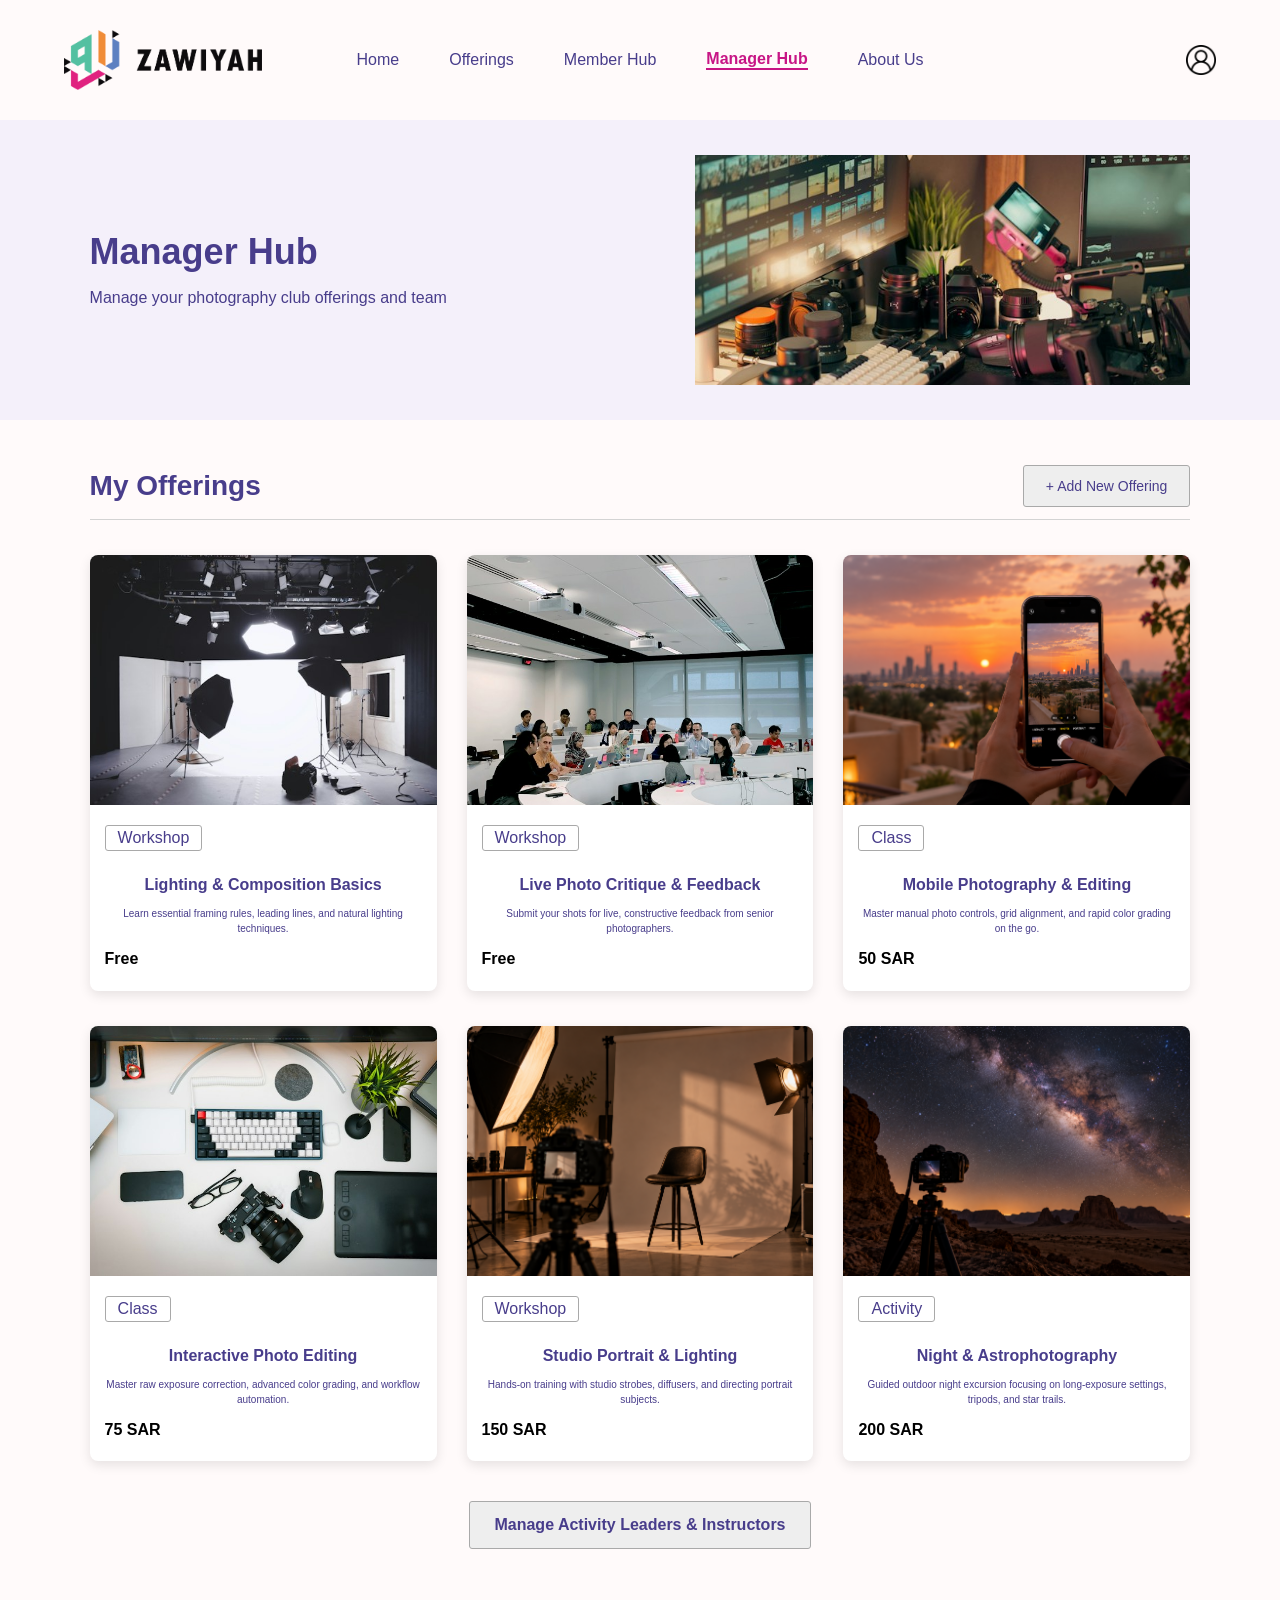
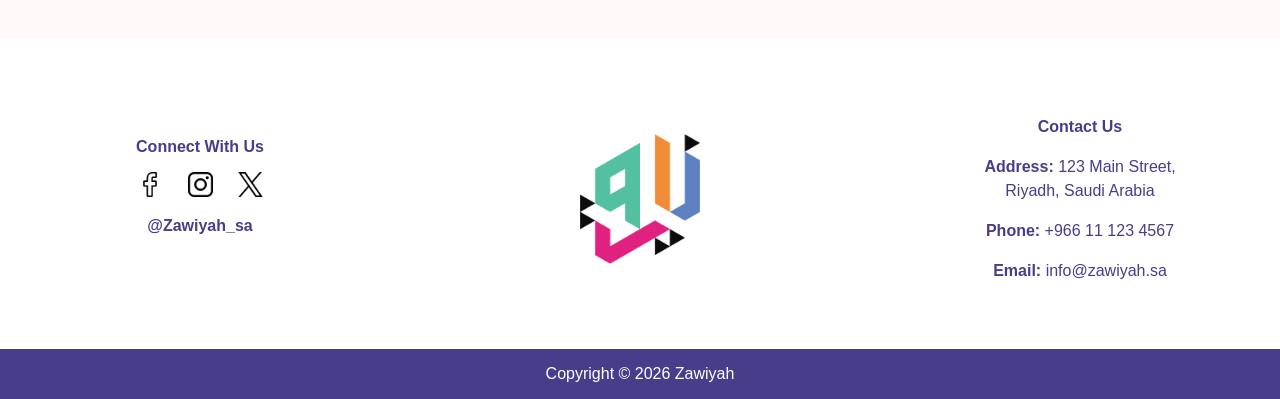
<file: ManagerHub.html>
<!DOCTYPE html>
<html lang="en">

<head>
    <meta charset="UTF-8">
    <meta name="viewport" content="width=device-width, initial-scale=1.0">
    <title>Zawiyah | Manager Hub</title>
    <link rel="stylesheet" href="style.css">
</head>

<body>

    <header class="header">
        <img src="images/Style3.png" id="logo" alt="Website Logo">

        <nav id="navbar">
            <a href="Homepage.html">Home</a>
            <a href="Offerings.html">Offerings</a>
            <a href="MemberHub.html">Member Hub</a>
            <a href="ManagerHub.html" class="active">Manager Hub</a>
            <a href="AboutUs.html">About Us</a>
        </nav>

        <a href="MemberHub.html">
            <img src="images/usericon.png" id="user-icon" alt="User profile">
        </a>
    </header>

    <main>

        <section class="manager-hero">
            <div class="manager-intro">
                <h1>Manager Hub</h1>
                <p>Manage your photography club offerings and team</p>
            </div>

            <img class="manager-hero-image" src="Collection/manager.jpg" alt="Photography workshop">
        </section>

        <section class="manager-offerings-section">

            <div class="manager-section-heading">
                <h2>My Offerings</h2>
                <a class="manager-button" href="AddNewOffering.html">+ Add New Offering</a>
            </div>

            <div class="offering-list">

                <div class="offering-card">
                    <img src="Collection/lighting.jpg" alt="Lighting and composition photography workshop">
                    <div class="offering-details">
                        <div class="offering-info">
                            <span class="offering-type">Workshop</span>
                        </div>
                        <h2>Lighting &amp; Composition Basics</h2>
                        <p>Learn essential framing rules, leading lines, and natural lighting techniques.</p>
                        <span class="manager-price">Free</span>
                    </div>
                </div>

                <div class="offering-card">
                    <img src="Collection/feedback.jpg" alt="Photography critique and feedback session">
                    <div class="offering-details">
                        <div class="offering-info">
                            <span class="offering-type">Workshop</span>
                        </div>
                        <h2>Live Photo Critique &amp; Feedback</h2>
                        <p>Submit your shots for live, constructive feedback from senior photographers.</p>
                        <span class="manager-price">Free</span>
                    </div>
                </div>

                <div class="offering-card">
                    <img src="Collection/mobile.png" alt="Mobile photography and editing">
                    <div class="offering-details">
                        <div class="offering-info">
                            <span class="offering-type">Class</span>
                        </div>
                        <h2>Mobile Photography &amp; Editing</h2>
                        <p>Master manual photo controls, grid alignment, and rapid color grading on the go.</p>
                        <span class="manager-price">50 SAR</span>
                    </div>
                </div>

                <div class="offering-card">
                    <img src="Collection/editing.jpg" alt="Interactive photo editing class">
                    <div class="offering-details">
                        <div class="offering-info">
                            <span class="offering-type">Class</span>
                        </div>
                        <h2>Interactive Photo Editing</h2>
                        <p>Master raw exposure correction, advanced color grading, and workflow automation.</p>
                        <span class="manager-price">75 SAR</span>
                    </div>
                </div>

                <div class="offering-card">
                    <img src="Collection/studio.png" alt="Studio portrait and lighting workshop">
                    <div class="offering-details">
                        <div class="offering-info">
                            <span class="offering-type">Workshop</span>
                        </div>
                        <h2>Studio Portrait &amp; Lighting</h2>
                        <p>Hands-on training with studio strobes, diffusers, and directing portrait subjects.</p>
                        <span class="manager-price">150 SAR</span>
                    </div>
                </div>

                <div class="offering-card">
                    <img src="Collection/astro.png" alt="Night sky and astrophotography">
                    <div class="offering-details">
                        <div class="offering-info">
                            <span class="offering-type">Activity</span>
                        </div>
                        <h2>Night &amp; Astrophotography</h2>
                        <p>Guided outdoor night excursion focusing on long-exposure settings, tripods, and star trails.
                        </p>
                        <span class="manager-price">200 SAR</span>
                    </div>
                </div>

            </div>

            <div class="manager-team-action">
                <a class="manager-button manager-team-button" href="ManageActivityLeaders.html">
                    Manage Activity Leaders &amp; Instructors
                </a>
            </div>

        </section>

    </main>

    <footer>
        <div class="footer">
            <p><b>Connect With Us</b></p>

            <div class="social-icons">
                <a href="#"><img src="images/facebook.png" alt="Facebook"></a>
                <a href="#"><img src="images/instagram.png" alt="Instagram"></a>
                <a href="#"><img src="images/x.png" alt="X"></a>
            </div>

            <p><b>@Zawiyah_sa</b></p>
        </div>

        <div class="logo">
            <img src="images/Logomark.png" id="logomark" alt="Website Logo">
        </div>

        <div class="contact">
            <p><b>Contact Us</b></p>
            <p><b>Address:</b> 123 Main Street,<br>Riyadh, Saudi Arabia</p>
            <p><b>Phone:</b> +966 11 123 4567</p>
            <p><b>Email:</b> info@zawiyah.sa</p>
        </div>

        <div class="copyright">
            <p>Copyright &copy; 2026 Zawiyah</p>
        </div>
    </footer>

    <script src="manager-offerings.js"></script>

    <script src="homepage.js"></script>
</body>

</html>
</file>
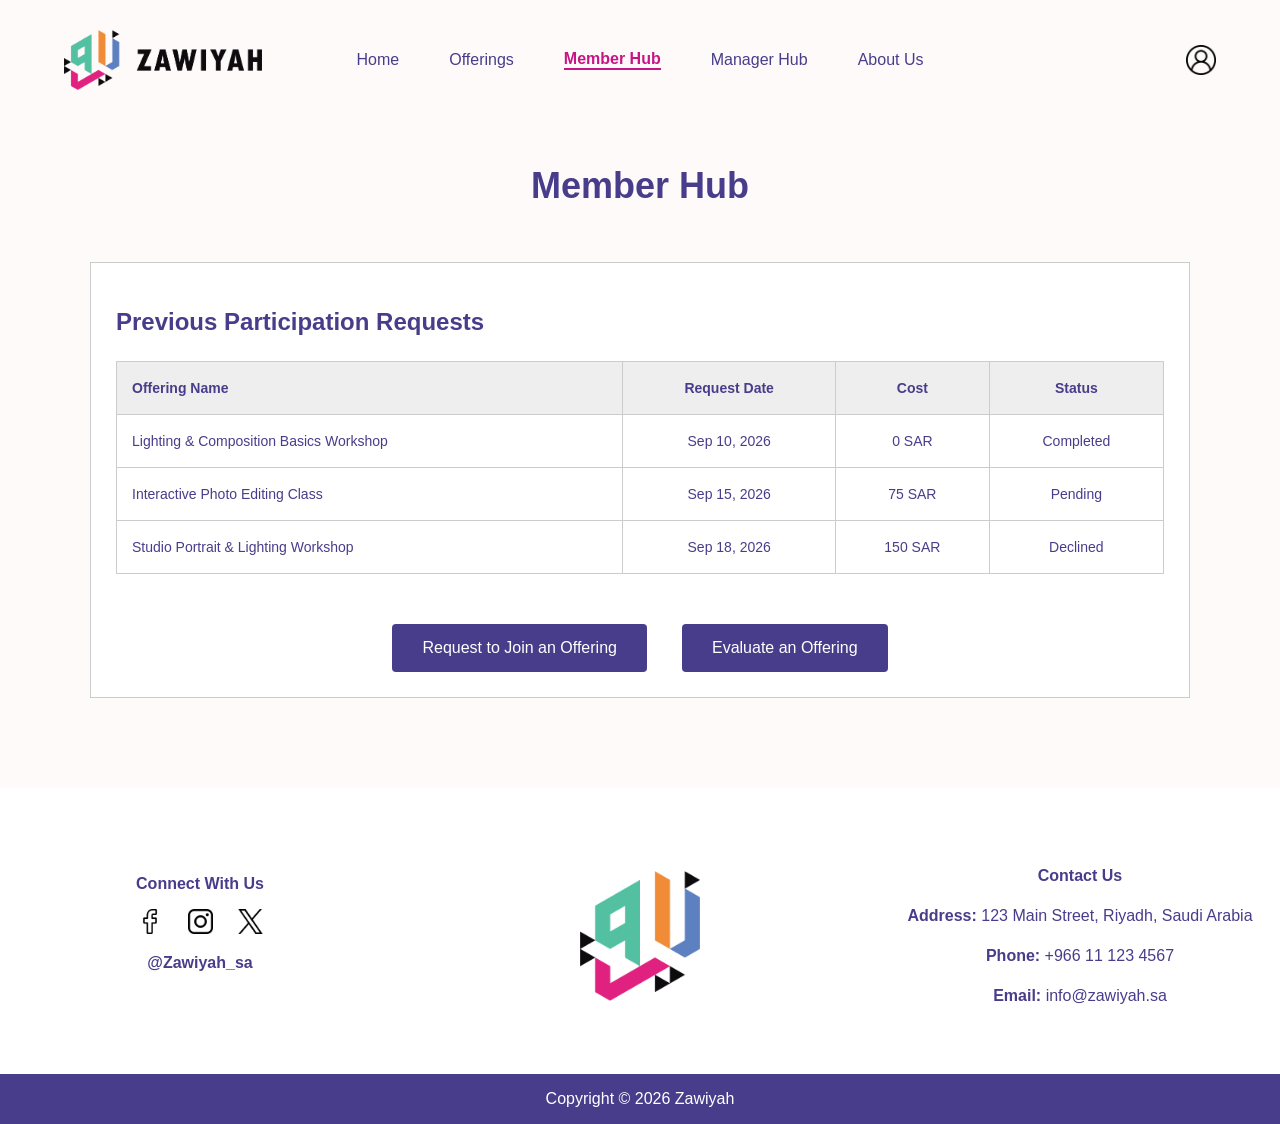
<file: MemberHub.html>
<!DOCTYPE html>
<html lang="en">

<head>
    <meta charset="UTF-8">
    <meta name="viewport" content="width=device-width, initial-scale=1.0">
    <title>Member Hub | Zawiyah</title>
    <link rel="stylesheet" href="style.css">
</head>

<body>
    <header class="header">
        <img src="images/Style3.png" id="logo" alt="Website Logo">

        <nav id="navbar">
            <a href="Homepage.html">Home</a>
            <a href="Offerings.html">Offerings</a>
            <a href="MemberHub.html" class="active">Member Hub</a>
            <a href="ManagerHub.html">Manager Hub</a>
            <a href="AboutUs.html">About Us</a>
        </nav>

        <a href="MemberHub.html">
            <img src="images/usericon.png" id="user-icon" alt="user profile">
        </a>
    </header>

    <main class="member-dashboard">
        <h1>Member Hub</h1>

        <section class="member-requests">
            <h2>Previous Participation Requests</h2>

            <table class="requests-table">
                <thead>
                    <tr>
                        <th>Offering Name</th>
                        <th>Request Date</th>
                        <th>Cost</th>
                        <th>Status</th>
                    </tr>
                </thead>

                <tbody>
                    <tr>
                        <td>Lighting &amp; Composition Basics Workshop</td>
                        <td>Sep 10, 2026</td>
                        <td>0 SAR</td>
                        <td>Completed</td>
                    </tr>
                    <tr>
                        <td>Interactive Photo Editing Class</td>
                        <td>Sep 15, 2026</td>
                        <td>75 SAR</td>
                        <td>Pending</td>
                    </tr>
                    <tr>
                        <td>Studio Portrait &amp; Lighting Workshop</td>
                        <td>Sep 18, 2026</td>
                        <td>150 SAR</td>
                        <td>Declined</td>
                    </tr>
                </tbody>
            </table>

            <div class="member-actions">
                <a href="Request-to-Join-an-Offering.html" class="member-btn">
                    Request to Join an Offering
                </a>

                <a href="Offering-Evaluation.html" class="member-btn">
                    Evaluate an Offering
                </a>
            </div>
        </section>
    </main>

    <footer>
        <div class="footer">
            <p><b>Connect With Us</b></p>
            <div class="social-icons">
                <a href="#"><img src="images/facebook.png" alt="Facebook"></a>
                <a href="#"><img src="images/instagram.png" alt="Instagram"></a>
                <a href="#"><img src="images/x.png" alt="X"></a>
            </div>
            <p><b>@Zawiyah_sa</b></p>
        </div>

        <div class="logo">
            <img src="images/Logomark.png" id="logomark" alt="Website Logo">
        </div>

        <div class="contact">
            <p><b>Contact Us</b></p>
            <p><b>Address:</b> 123 Main Street, Riyadh, Saudi Arabia</p>
            <p><b>Phone:</b> +966 11 123 4567</p>
            <p><b>Email:</b> info@zawiyah.sa</p>
        </div>

        <div class="copyright">
            <p>Copyright &copy; 2026 Zawiyah</p>
        </div>
    </footer>

    <script src="homepage.js"></script>
</body>

</html>
</file>
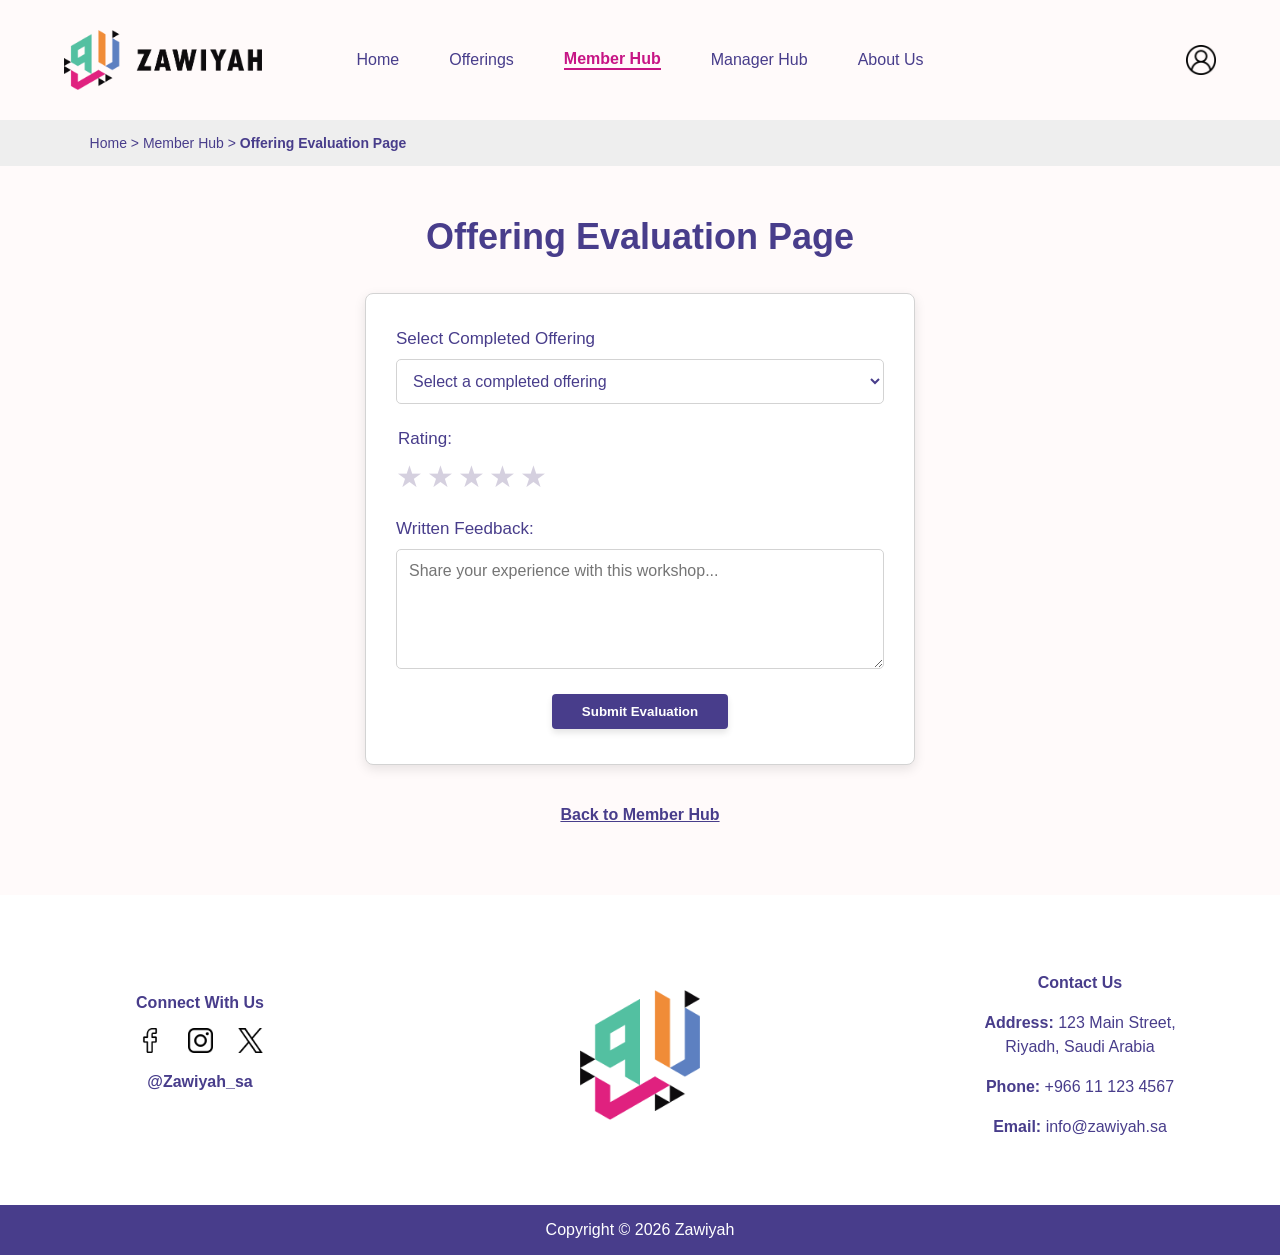
<file: Offering-Evaluation.html>
<!DOCTYPE html>
<html lang="en">

<head>
    <meta charset="UTF-8">
    <meta name="viewport" content="width=device-width, initial-scale=1.0">
    <title>Zawiyah | Offering Evaluation</title>
    <link rel="stylesheet" href="style.css">
</head>

<body>

    <!-- Header -->
    <header class="header">
        <img src="images/Style3.png" id="logo" alt="Website Logo">

        <nav id="navbar">
            <a href="Homepage.html">Home</a>
            <a href="Offerings.html">Offerings</a>
            <a href="MemberHub.html" class="active">Member Hub</a>
            <a href="ManagerHub.html">Manager Hub</a>
            <a href="AboutUs.html">About Us</a>
        </nav>

        <a href="MemberHub.html">
            <img src="images/usericon.png" id="user-icon" alt="User profile">
        </a>
    </header>

    <div class="breadcrumbs">
        <a href="Homepage.html">Home</a>
        &gt;
        <a href="MemberHub.html">Member Hub</a>
        &gt;
        <a href="Offering-Evaluation.html" class="active">Offering Evaluation Page</a>
    </div>

    <!-- Main Content -->
    <main class="evaluation-page">


        <h1>Offering Evaluation Page</h1>

        <form class="evaluation-form" action="#" method="post" novalidate>

            <label for="offering">Select Completed Offering</label>


            <select id="offering" name="offering" required>
                <option value="" disabled selected>
                    Select a completed offering
                </option>

                <option value="lighting">
                    Lighting &amp; Composition Basics
                </option>
                <option value="feedback">
                    Live Photo Critique &amp; Feedback
                </option>
                <option value="mobile">
                    Mobile Photography &amp; Editing
                </option>
                <option value="editing">
                    Interactive Photo Editing
                </option>
                <option value="studio">
                    Studio Portrait &amp; Lighting
                </option>
                <option value="astro">
                    Night &amp; Astrophotography
                </option>
            </select>
            <!-- Rating -->

            <fieldset class="rating">
                <legend>Rating:</legend>

                <input type="radio" id="star5" name="rating" value="5">
                <label for="star5">★</label>

                <input type="radio" id="star4" name="rating" value="4">
                <label for="star4">★</label>

                <input type="radio" id="star3" name="rating" value="3">
                <label for="star3">★</label>

                <input type="radio" id="star2" name="rating" value="2">
                <label for="star2">★</label>

                <input type="radio" id="star1" name="rating" value="1">
                <label for="star1">★</label>
            </fieldset>


            <!-- Written Feedback -->
            <label for="feedback">Written Feedback:</label>

            <textarea id="feedback" name="feedback" placeholder="Share your experience with this workshop..." rows="5"
                required></textarea>

            <input type="submit" value="Submit Evaluation" class="button">

        </form>

        <p><a href="MemberHub.html" class="back-to">Back to Member Hub</a></p>

    </main>

    <!-- Footer -->
    <footer>
        <div class="footer">
            <p><b>Connect With Us</b></p>

            <div class="social-icons">
                <a href="#">
                    <img src="images/facebook.png" alt="Facebook">
                </a>

                <a href="#">
                    <img src="images/instagram.png" alt="Instagram">
                </a>

                <a href="#">
                    <img src="images/x.png" alt="X">
                </a>
            </div>

            <p><b>@Zawiyah_sa</b></p>
        </div>

        <div class="logo">
            <img src="images/Logomark.png" id="logomark" alt="Website Logo">
        </div>

        <div class="contact">
            <p><b>Contact Us</b></p>
            <p>
                <b>Address:</b> 123 Main Street,<br>
                Riyadh, Saudi Arabia
            </p>
            <p><b>Phone:</b> +966 11 123 4567</p>
            <p><b>Email:</b> info@zawiyah.sa</p>
        </div>

        <div class="copyright">
            <p>Copyright &copy; 2026 Zawiyah</p>
        </div>
    </footer>
    <script src="evaluation.js"></script>

    <script src="homepage.js"></script>
</body>

</html>
</file>
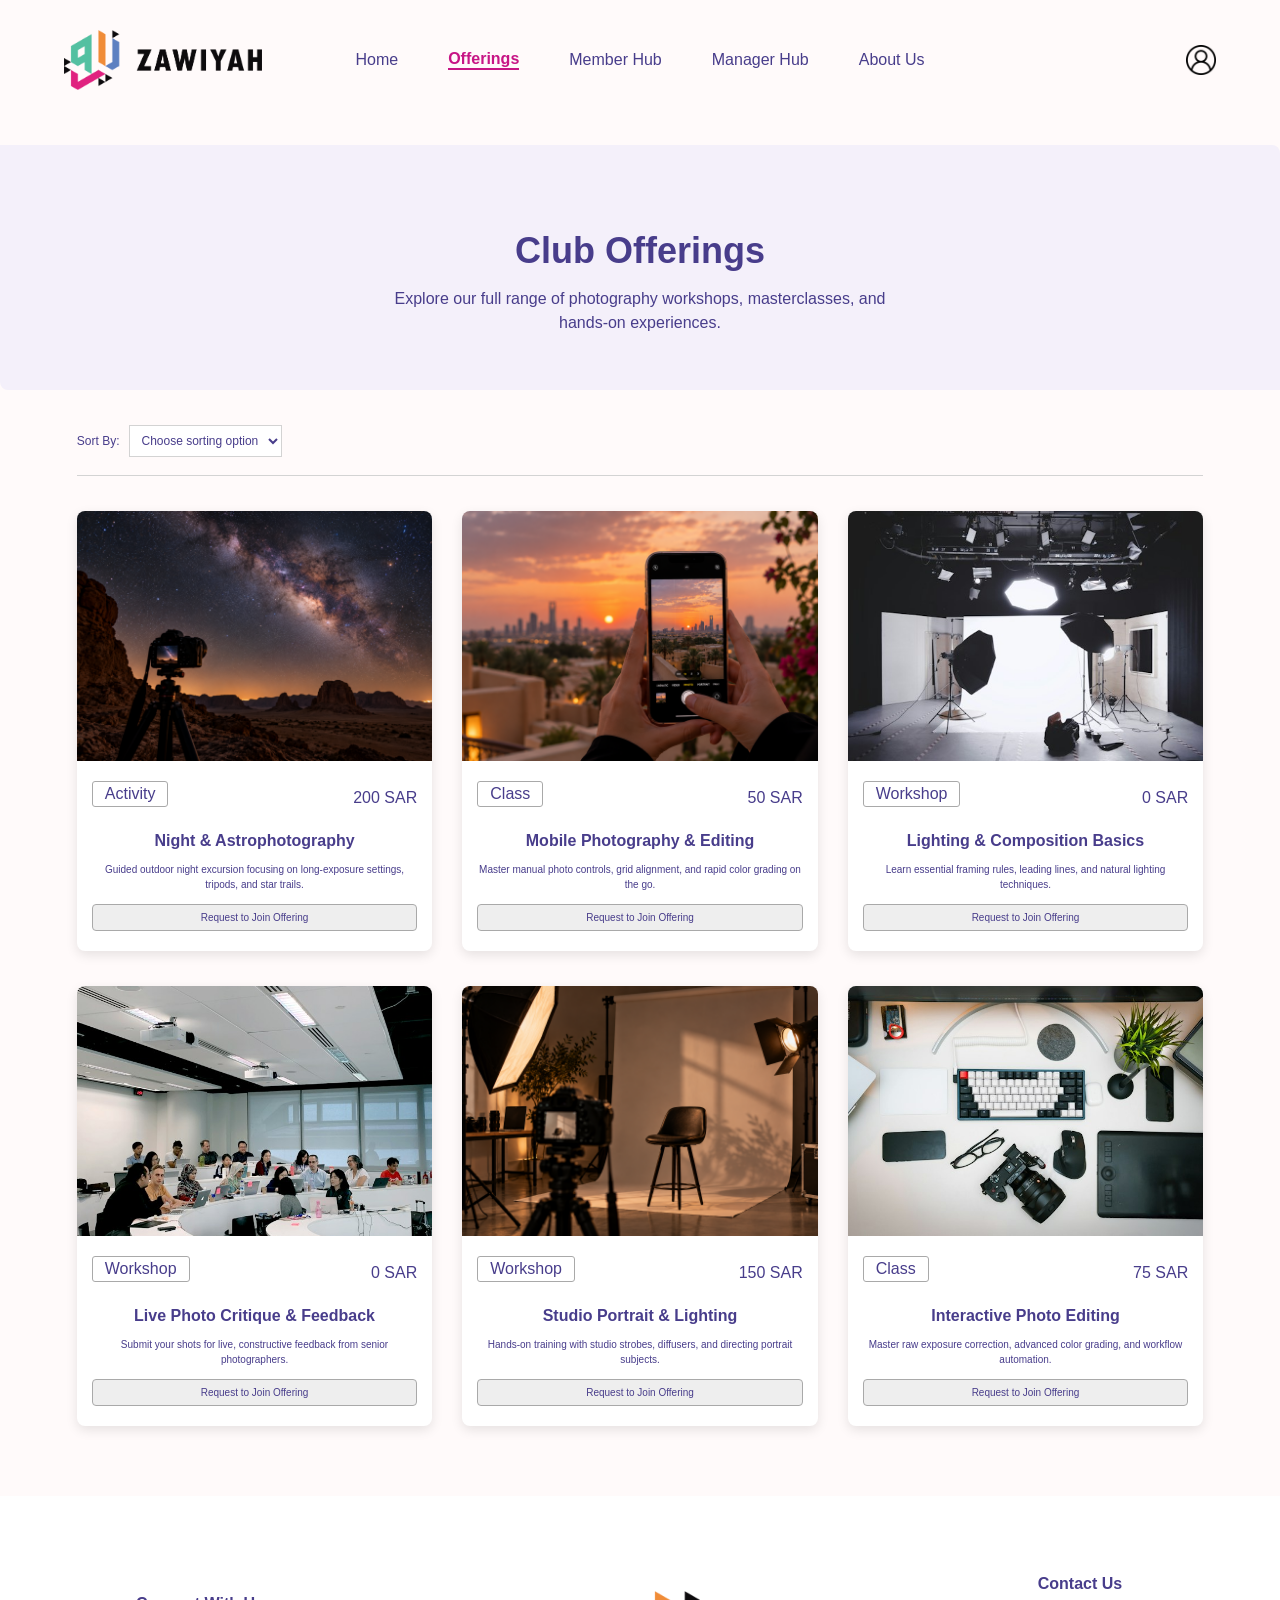
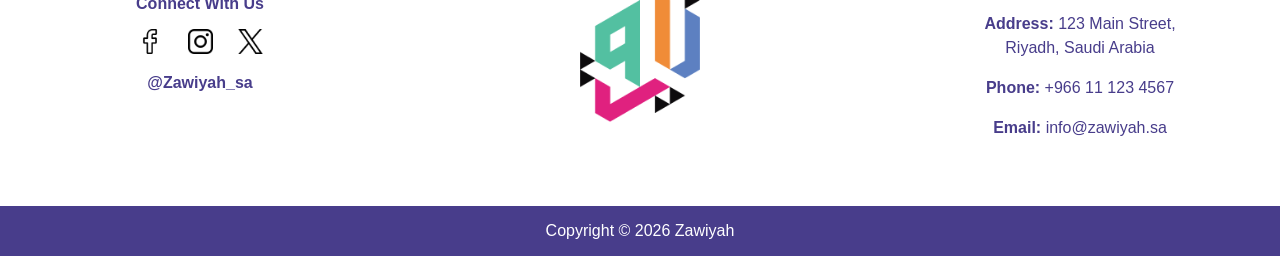
<file: Offerings.html>
<!DOCTYPE html>
<html lang="en">

<head>
    <meta charset="UTF-8">
    <meta name="viewport" content="width=device-width, initial-scale=1.0">
    <title>Zawiyah | Club Offerings</title>
    <link rel="stylesheet" href="style.css">
</head>

<body>

    <header class="header">
        <img src="images/Style3.png" id="logo" alt="Website Logo">

        <nav id="navbar">
            <a href="Homepage.html">Home</a>
            <a href="Offerings.html" class="active">Offerings</a>
            <a href="MemberHub.html">Member Hub</a>
            <a href="ManagerHub.html">Manager Hub</a>
            <a href="AboutUs.html">About Us</a>
        </nav>

        <a href="MemberHub.html">
            <img src="images/usericon.png" id="user-icon" alt="User profile">
        </a>
    </header>

    <main>

        <section class="offerings-hero">
            <div class="offerings-intro">
                <h1>Club Offerings</h1>
                <p>
                    Explore our full range of photography workshops, masterclasses, and<br>
                    hands-on experiences.
                </p>
            </div>
        </section>

        <section class="offerings-section">

            <div class="sorting">
                <label for="sort">Sort By:</label>

                <select id="sort" name="sort">
                    <option value="" selected disabled>Choose sorting option</option>
                    <optgroup label="Price">
                        <option value="price-low">Price: Low to High</option>
                        <option value="price-high">Price: High to Low</option>
                    </optgroup>
                    <optgroup label="Name">
                        <option value="name-az">Name: A to Z</option>
                        <option value="name-za">Name: Z to A</option>
                    </optgroup>
                </select>
            </div>



            <div class="offering-list">

                <!-- 1. Lighting & Composition Basics -->
                <div class="offering-card">
                    <img src="Collection/lighting.jpg" alt="Lighting and composition photography workshop">

                    <div class="offering-details">
                        <div class="offering-info">
                            <span class="offering-type">Workshop</span>
                            <span class="offering-price">0 SAR</span>
                        </div>

                        <h2>Lighting &amp; Composition Basics</h2>

                        <p>
                            Learn essential framing rules, leading lines,
                            and natural lighting techniques.
                        </p>

                        <a class="button" href="Request-to-Join-an-Offering.html">
                            Request to Join Offering
                        </a>
                    </div>
                </div>

                <!-- 2. Live Photo Critique & Feedback -->
                <div class="offering-card">
                    <img src="Collection/feedback.jpg" alt="Photography critique and feedback session">

                    <div class="offering-details">
                        <div class="offering-info">
                            <span class="offering-type">Workshop</span>
                            <span class="offering-price">0 SAR</span>
                        </div>

                        <h2>Live Photo Critique &amp; Feedback</h2>

                        <p>
                            Submit your shots for live, constructive
                            feedback from senior photographers.
                        </p>

                        <a class="button" href="Request-to-Join-an-Offering.html">
                            Request to Join Offering
                        </a>
                    </div>
                </div>

                <!-- 3. Mobile Photography & Editing -->
                <div class="offering-card">
                    <img src="Collection/mobile.png" alt="Mobile photography and editing">

                    <div class="offering-details">
                        <div class="offering-info">
                            <span class="offering-type">Class</span>
                            <span class="offering-price">50 SAR</span>
                        </div>

                        <h2>Mobile Photography &amp; Editing</h2>

                        <p>
                            Master manual photo controls, grid alignment,
                            and rapid color grading on the go.
                        </p>

                        <a class="button" href="Request-to-Join-an-Offering.html">
                            Request to Join Offering
                        </a>
                    </div>
                </div>

                <!-- 4. Interactive Photo Editing -->
                <div class="offering-card">
                    <img src="Collection/editing.jpg" alt="Interactive photo editing class">

                    <div class="offering-details">
                        <div class="offering-info">
                            <span class="offering-type">Class</span>
                            <span class="offering-price">75 SAR</span>
                        </div>

                        <h2>Interactive Photo Editing</h2>

                        <p>
                            Master raw exposure correction, advanced color
                            grading, and workflow automation.
                        </p>

                        <a class="button" href="Request-to-Join-an-Offering.html">
                            Request to Join Offering
                        </a>
                    </div>
                </div>

                <!-- 5. Studio Portrait & Lighting -->
                <div class="offering-card">
                    <img src="Collection/studio.png" alt="Studio portrait and lighting workshop">

                    <div class="offering-details">
                        <div class="offering-info">
                            <span class="offering-type">Workshop</span>
                            <span class="offering-price">150 SAR</span>
                        </div>

                        <h2>Studio Portrait &amp; Lighting</h2>

                        <p>
                            Hands-on training with studio strobes,
                            diffusers, and directing portrait subjects.
                        </p>

                        <a class="button" href="Request-to-Join-an-Offering.html">
                            Request to Join Offering
                        </a>
                    </div>
                </div>

                <!-- 6. Night & Astrophotography -->
                <div class="offering-card">
                    <img src="Collection/astro.png" alt="Night sky and astrophotography">

                    <div class="offering-details">
                        <div class="offering-info">
                            <span class="offering-type">Activity</span>
                            <span class="offering-price">200 SAR</span>
                        </div>

                        <h2>Night &amp; Astrophotography</h2>

                        <p>
                            Guided outdoor night excursion focusing on
                            long-exposure settings, tripods, and star trails.
                        </p>

                        <a class="button" href="Request-to-Join-an-Offering.html">
                            Request to Join Offering
                        </a>
                    </div>
                </div>

            </div>

        </section>

    </main>

    <footer>
        <div class="footer">
            <p><b>Connect With Us</b></p>

            <div class="social-icons">
                <a href="#"><img src="images/facebook.png" alt="Facebook"></a>
                <a href="#"><img src="images/instagram.png" alt="Instagram"></a>
                <a href="#"><img src="images/x.png" alt="X"></a>
            </div>

            <p><b>@Zawiyah_sa</b></p>
        </div>

        <div class="logo">
            <img src="images/Logomark.png" id="logomark" alt="Website Logo">
        </div>

        <div class="contact">
            <p><b>Contact Us</b></p>
            <p><b>Address:</b> 123 Main Street,<br>Riyadh, Saudi Arabia</p>
            <p><b>Phone:</b> +966 11 123 4567</p>
            <p><b>Email:</b> info@zawiyah.sa</p>
        </div>

        <div class="copyright">
            <p>Copyright &copy; 2026 Zawiyah</p>
        </div>
    </footer>

    <script src="offerings.js"></script>

    <script src="homepage.js"></script>

</body>

</html>
</file>
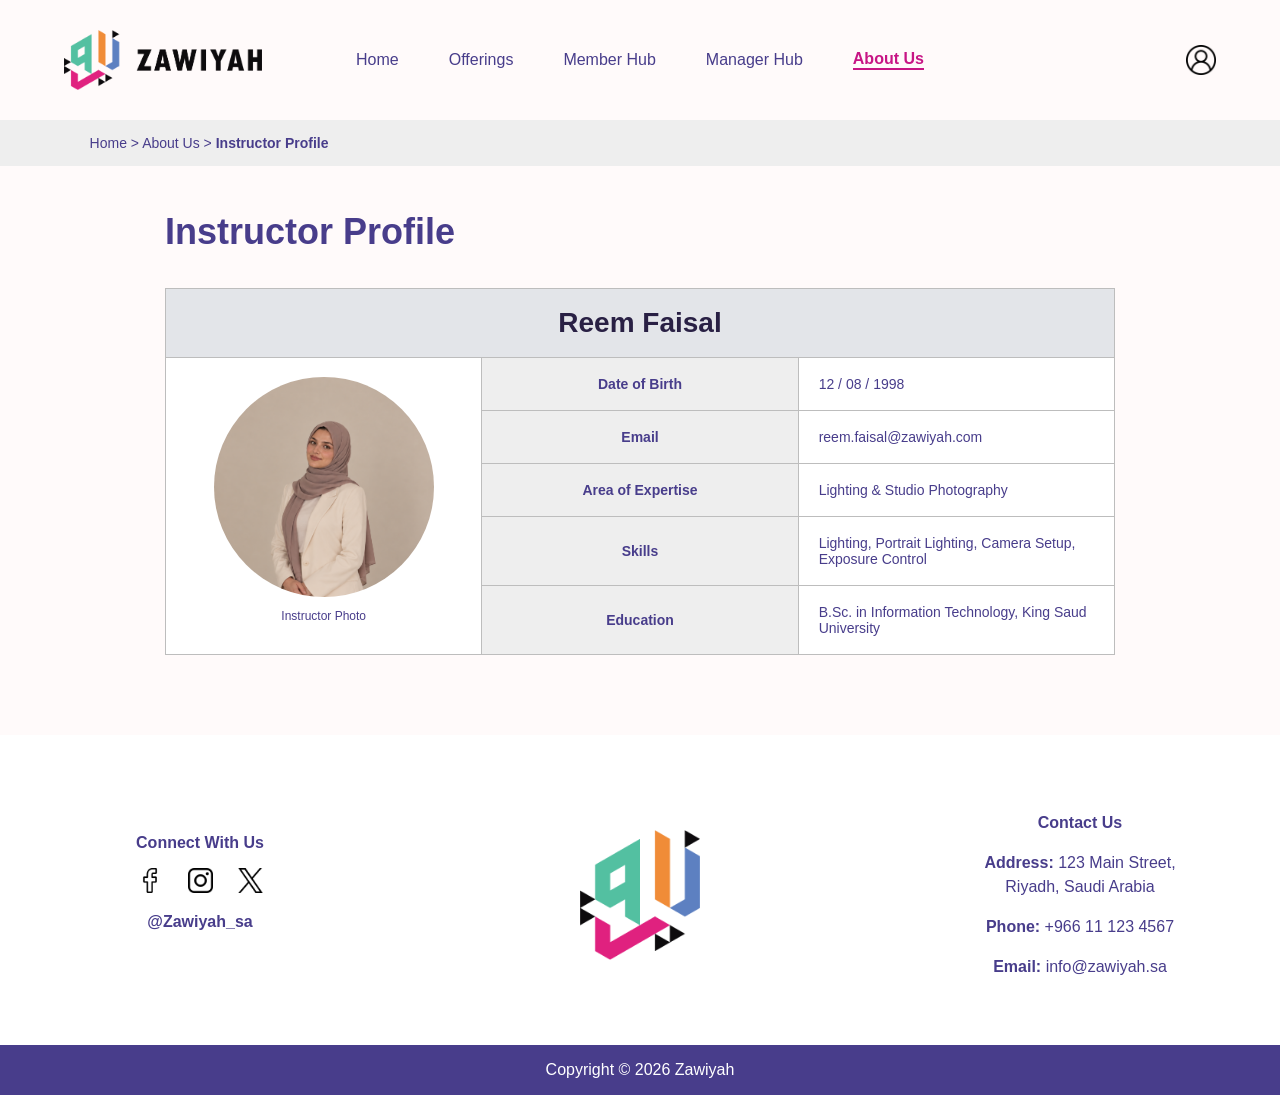
<file: reem-profile.html>
<!DOCTYPE html>
<html lang="en">

<head>
    <meta charset="UTF-8">
    <meta name="viewport" content="width=device-width, initial-scale=1.0">
    <title>Instructor Profile - Reem Faisal</title>
    <link rel="stylesheet" href="style.css">
</head>

<body>

    <!-- HEADER -->
    <header class="header">
        <img src="images/Style3.png" id="logo" alt="Website Logo">

        <nav id="navbar">
            <a href="Homepage.html">Home</a>
            <a href="Offerings.html">Offerings</a>
            <a href="MemberHub.html">Member Hub</a>
            <a href="ManagerHub.html">Manager Hub</a>
            <a href="AboutUs.html" class="active">About Us</a>
        </nav>

        <a href="MemberHub.html">
            <img src="images/usericon.png" id="user-icon" alt="user profile">
        </a>
    </header>

    <nav class="breadcrumbs">
        <a href="Homepage.html">Home</a>
        &gt;
        <a href="AboutUs.html">About Us</a>
        &gt;
        <a href="reem-profile.html" class="active">Instructor Profile</a>
    </nav>

    <!-- INSTRUCTOR PROFILE -->
    <main class="instructor-profile-page">

        <h1>Instructor Profile</h1>

        <table class="profile-table">

            <tr>
                <th colspan="3" class="profile-name">
                    Reem Faisal
                </th>
            </tr>

            <tr>
                <td rowspan="5" class="profile-photo-cell">
                    <img src="Collection/reem.png" alt="Reem Faisal" class="instructor-photo">
                    <p>Instructor Photo</p>
                </td>

                <th>Date of Birth</th>
                <td>12 / 08 / 1998</td>
            </tr>

            <tr>
                <th>Email</th>
                <td>reem.faisal@zawiyah.com</td>
            </tr>

            <tr>
                <th>Area of Expertise</th>
                <td>Lighting &amp; Studio Photography</td>
            </tr>

            <tr>
                <th>Skills</th>
                <td>
                    Lighting, Portrait Lighting,
                    Camera Setup, Exposure Control
                </td>
            </tr>

            <tr>
                <th>Education</th>
                <td>
                    B.Sc. in Information Technology,
                    King Saud University
                </td>
            </tr>

        </table>

    </main>

    <!-- FOOTER -->
    <footer>
        <div class="footer">
            <p><b>Connect With Us</b></p>

            <div class="social-icons">
                <a href="#"><img src="images/facebook.png" alt="Facebook"></a>
                <a href="#"><img src="images/instagram.png" alt="Instagram"></a>
                <a href="#"><img src="images/x.png" alt="X"></a>
            </div>

            <p><b>@Zawiyah_sa</b></p>
        </div>

        <div class="logo">
            <img src="images/Logomark.png" id="logomark" alt="Website Logo">
        </div>

        <div class="contact">
            <p><b>Contact Us</b></p>
            <p><b>Address:</b> 123 Main Street,<br>Riyadh, Saudi Arabia</p>
            <p><b>Phone:</b> +966 11 123 4567</p>
            <p><b>Email:</b> info@zawiyah.sa</p>
        </div>

        <div class="copyright">
            <p>Copyright &copy; 2026 Zawiyah</p>
        </div>
    </footer>
    <script src="homepage.js"></script>

</body>

</html>
</file>
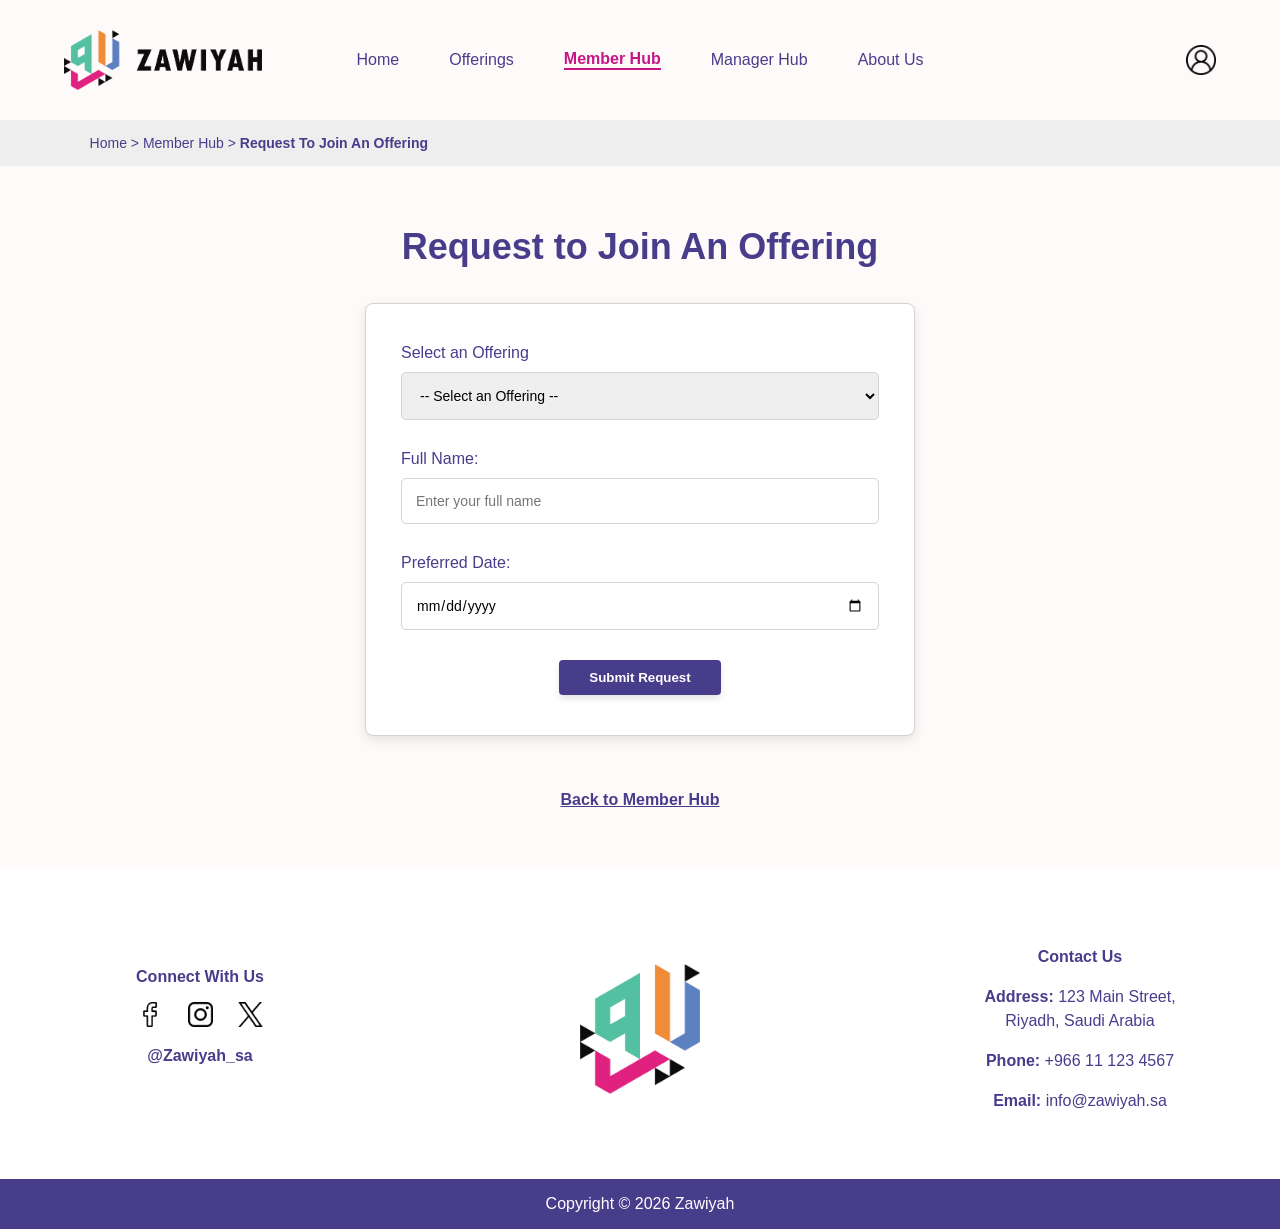
<file: Request-to-Join-an-Offering.html>
<!DOCTYPE html>
<html lang="en">

<head>
	<meta charset="UTF-8">
	<meta name="viewport" content="width=device-width, initial-scale=1.0">
	<title> Request To Join An Offering </title>
	<link rel="stylesheet" href="style.css">
</head>

<body>
	<header class="header">
		<img src="images/Style3.png" id="logo" alt="Website Logo">

		<nav id="navbar">
			<a href="Homepage.html">Home</a>
			<a href="Offerings.html">Offerings</a>
			<a href="MemberHub.html" class="active">Member Hub</a>
			<a href="ManagerHub.html">Manager Hub</a>
			<a href="AboutUs.html">About Us</a>
		</nav>

		<a href="MemberHub.html"><img src="images/usericon.png" id="user-icon" alt="user profile"></a>

	</header>

	<div class="breadcrumbs">
		<a href="Homepage.html">Home</a>
		&gt;
		<a href="MemberHub.html">Member Hub</a>
		&gt;
		<a href="Request-to-Join-an-Offering.html" class="active">Request To Join An Offering </a>
	</div>

	<main>
		<section class="join-offering">
			<h1>Request to Join An Offering</h1>

			<form class="request" action="#" method="POST" novalidate>
				<label for="offering">Select an Offering</label>
				<select name="offering" id="offering" required>
					<option value="">-- Select an Offering --</option>
					<option>Lighting &amp; Composition Basics</option>
					<option>Live Photo Critique &amp; Feedback</option>
					<option>Mobile Photography &amp; Editing</option>
					<option>Interactive Photo Editing</option>
					<option>Studio Portrait &amp; Lighting</option>
					<option>Night &amp; Astrophotography</option>
				</select>

				<label for="fullname">Full Name:</label>
				<input type="text" name="fullname" id="fullname" placeholder="Enter your full name" required>
				<label for="date">Preferred Date:</label>
				<input type="date" name="date" id="date" required>
				<input type="submit" value="Submit Request" class="button">
			</form>

			<div id="requests"></div>

			<p><a href="MemberHub.html" class="back-to">Back to Member Hub</a></p>
		</section>
	</main>

	<footer>
		<div class="footer">
			<p><b>Connect With Us</b></p>
			<div class="social-icons">
				<a href="#"><img src="images/facebook.png" alt="Facebook"></a>
				<a href="#"><img src="images/instagram.png" alt="Instagram"></a>
				<a href="#"><img src="images/x.png" alt="X"></a>
			</div>
			<p><b>@Zawiyah_sa</b></p>
		</div>

		<div class="logo">
			<img src="images/Logomark.png" id="logomark" alt="Website Logo">
		</div>

		<div class="contact">
			<p><b>Contact Us</b></p>
			<p><b>Address:</b> 123 Main Street,<br>Riyadh, Saudi Arabia</p>
			<p><b>Phone:</b> +966 11 123 4567</p>
			<p><b>Email:</b> info@zawiyah.sa</p>
		</div>

		<div class="copyright">
			<p>Copyright &copy; 2026 Zawiyah</p>
		</div>
	</footer>

	<script src="homepage.js"></script>
	<script src="request.js"></script>
</body>

</html>
</file>
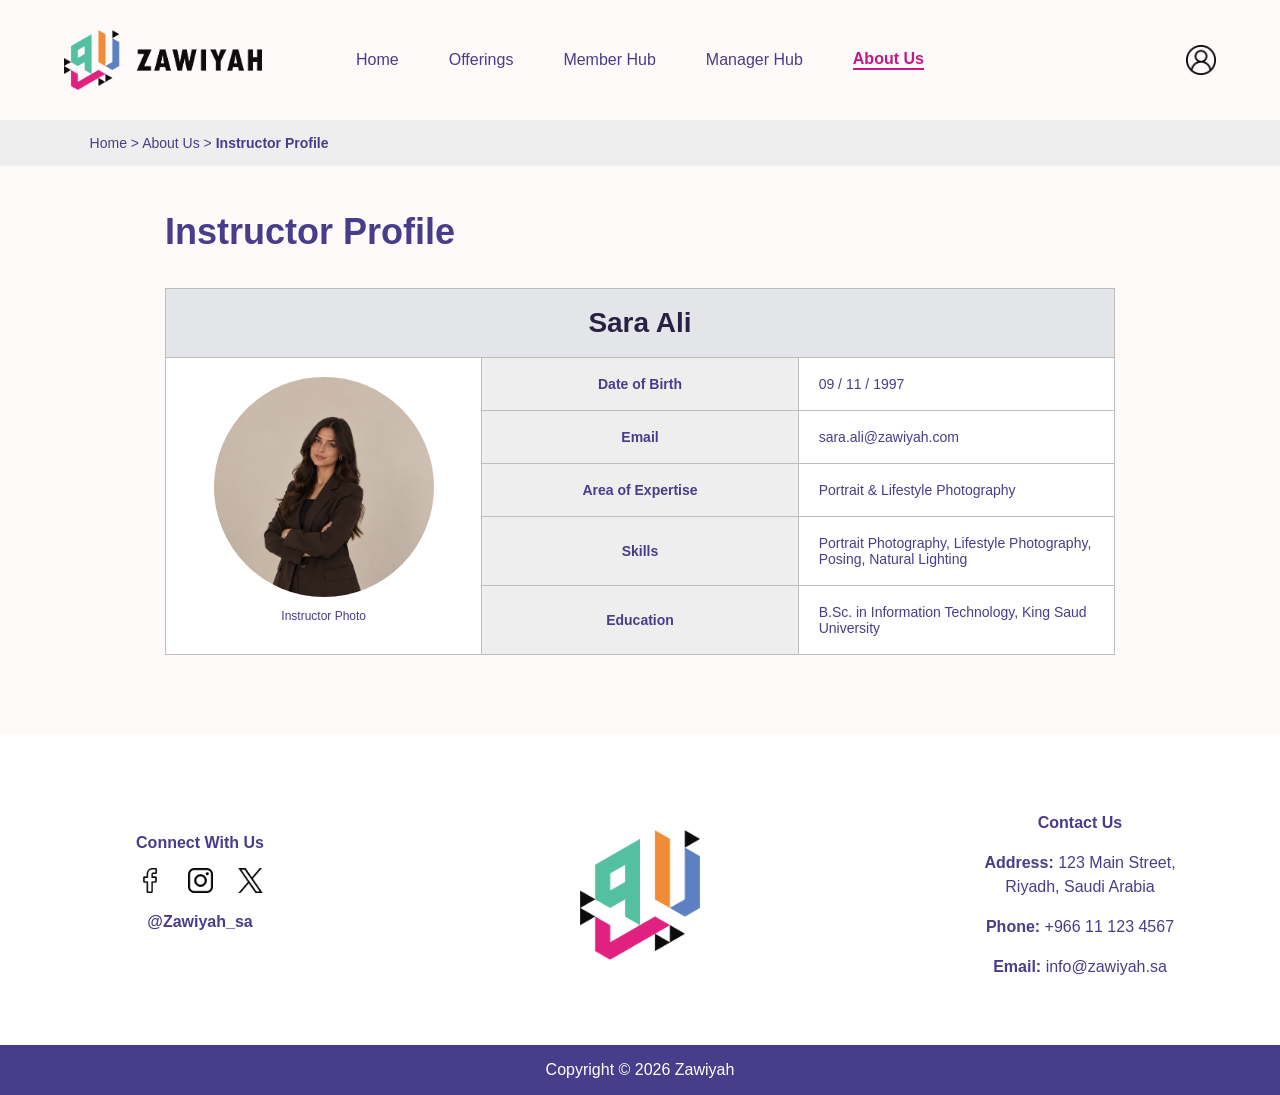
<file: sara-profile.html>
<!DOCTYPE html>
<html lang="en">

<head>
    <meta charset="UTF-8">
    <meta name="viewport" content="width=device-width, initial-scale=1.0">
    <title>Instructor Profile - Sara Ali</title>
    <link rel="stylesheet" href="style.css">
</head>

<body>

    <!-- HEADER -->
    <header class="header">
        <img src="images/Style3.png" id="logo" alt="Website Logo">

        <nav id="navbar">
            <a href="Homepage.html">Home</a>
            <a href="Offerings.html">Offerings</a>
            <a href="MemberHub.html">Member Hub</a>
            <a href="ManagerHub.html">Manager Hub</a>
            <a href="AboutUs.html" class="active">About Us</a>
        </nav>

        <a href="MemberHub.html">
            <img src="images/usericon.png" id="user-icon" alt="user profile">
        </a>
    </header>

    <nav class="breadcrumbs">
        <a href="Homepage.html">Home</a>
        &gt;
        <a href="AboutUs.html">About Us</a>
        &gt;
        <a href="sara-profile.html" class="active">Instructor Profile</a>
    </nav>

    <!-- INSTRUCTOR PROFILE -->
    <main class="instructor-profile-page">

        <h1>Instructor Profile</h1>

        <table class="profile-table">

            <tr>
                <th colspan="3" class="profile-name">
                    Sara Ali
                </th>
            </tr>

            <tr>
                <td rowspan="5" class="profile-photo-cell">
                    <img src="Collection/sara.png" alt="Sara Ali" class="instructor-photo">
                    <p>Instructor Photo</p>
                </td>

                <th>Date of Birth</th>
                <td>09 / 11 / 1997</td>
            </tr>

            <tr>
                <th>Email</th>
                <td>sara.ali@zawiyah.com</td>
            </tr>

            <tr>
                <th>Area of Expertise</th>
                <td>Portrait &amp; Lifestyle Photography</td>
            </tr>

            <tr>
                <th>Skills</th>
                <td>
                    Portrait Photography, Lifestyle Photography,
                    Posing, Natural Lighting
                </td>
            </tr>

            <tr>
                <th>Education</th>
                <td>
                    B.Sc. in Information Technology,
                    King Saud University
                </td>
            </tr>

        </table>

    </main>

    <!-- FOOTER -->
    <footer>
        <div class="footer">
            <p><b>Connect With Us</b></p>

            <div class="social-icons">
                <a href="#"><img src="images/facebook.png" alt="Facebook"></a>
                <a href="#"><img src="images/instagram.png" alt="Instagram"></a>
                <a href="#"><img src="images/x.png" alt="X"></a>
            </div>

            <p><b>@Zawiyah_sa</b></p>
        </div>

        <div class="logo">
            <img src="images/Logomark.png" id="logomark" alt="Website Logo">
        </div>

        <div class="contact">
            <p><b>Contact Us</b></p>
            <p><b>Address:</b> 123 Main Street,<br>Riyadh, Saudi Arabia</p>
            <p><b>Phone:</b> +966 11 123 4567</p>
            <p><b>Email:</b> info@zawiyah.sa</p>
        </div>

        <div class="copyright">
            <p>Copyright &copy; 2026 Zawiyah</p>
        </div>
    </footer>
    <script src="homepage.js"></script>
</body>

</html>
</file>
<file: style.css>
/* GENERAL*/

html {
    scroll-behavior: smooth;
}

body {
    margin: 0;
    font-family: Arial, Helvetica, sans-serif;
    color: darkslateblue;
    background-color: snow;
}

.header {
    /*HEADER*/
    background-color: snow;
    padding: 30px 5%;
    display: grid;
    grid-template-columns: 1fr auto 1fr;
    align-items: center;
    column-gap: 50px;
}

.header a {
    justify-self: end;
}

* {
    box-sizing: border-box;
}

#logo {
    width: auto;
    height: 60px;
    display: block;
}

#user-icon {
    width: 30px;
    height: 30px;
    display: block;
}


/*NAVIGATION*/
#navbar {
    display: flex;
    justify-content: center;
    align-items: center;
    flex-wrap: wrap;
    gap: 50px;
}

#navbar a {
    color: darkslateblue;
    text-decoration: none;
}

#navbar a:hover,
#navbar a:active {
    font-weight: bold;
    color: mediumvioletred;
}

#navbar a.active {
    font-weight: bold;
    color: mediumvioletred;
    border-bottom: 2px solid mediumvioletred;
}

/*HEADER END*/

/*Back To ... Buttons*/
.back-to {
    display: inline-block;
    text-align: center;
    margin-top: 25px;
    font-weight: bold;
    text-decoration: underline;
    color: darkslateblue;
    transition: color 0.2s ease;
}

.back-to:hover {
    color: #D4148E;
}

p:has(.back-to) {
    text-align: center;
}

/*Back To ... Buttons*/

/*HOMEPAGE*/
.herotext {
    /*HERO SECTION*/
    background-color: snow;
    grid-column: 1 / -1;
    margin-top: 60px;
    padding-top: 30px;
    padding-bottom: 30px;
}

.herocontainer {
    display: grid;
    grid-template-columns: 1.7fr 1fr 0.8fr;
    grid-template-rows: 230px 200px;
    column-gap: 20px;
    row-gap: 20px;
    align-items: stretch;
}

.herocontent {
    grid-column: 1;
    grid-row: 1 / 3;
    display: flex;
    flex-direction: column;
    justify-content: center;
    align-items: flex-start;
    padding-right: 50px;
}

.herocontent h1 {
    font-size: 36px;
    line-height: 1.2;
    margin: 0 0 25px;
    font-weight: bold;
}

.herocontent p {
    font-size: 14px;
    line-height: 1.6;
    max-width: 450px;
    margin: 0 0 30px;
}

.heroimage3 {
    grid-column: 2;
    grid-row: 1 / 3;
    width: 100%;
    height: 100%;
    object-fit: cover;
    object-position: center;
    display: block;
    box-shadow: 0px 4px 6px rgba(0, 0, 0, 0.1);
}

.heroimage1 {
    grid-column: 3;
    grid-row: 1;
    width: 100%;
    height: 100%;
    object-fit: cover;
    object-position: center;
    display: block;
    box-shadow: 0px 4px 6px rgba(0, 0, 0, 0.1);
}

.heroimage2 {
    grid-column: 3;
    grid-row: 2;
    width: 100%;
    height: 100%;
    object-fit: cover;
    object-position: center;
    display: block;
    box-shadow: 0px 4px 6px rgba(0, 0, 0, 0.1);
}

.herocontent .button {
    padding: 12px 30px;
    align-self: flex-start;
}

.button {
    background-color: darkslateblue;
    color: white;
    font-weight: bold;
    text-decoration: none;
    padding: 10px 30px;
    border: none;
    border-radius: 4px;
    cursor: pointer;
    box-shadow: 0px 4px 6px rgba(0, 0, 0, 0.1);
    transition: background-color 0.3s;
}

.button:hover {
    background-color: mediumvioletred;
    color: white;
}

.offerings {
    /*OFFERINGS SECTION*/
    background-color: snow;
    padding: 100px 6%;
    display: flex;
    flex-wrap: wrap;
    justify-content: center;
    gap: 30px;
    text-align: center;
    align-items: flex-start;
}

.offerings h1 {
    width: 100%;
    font-size: 36px;
    margin: 0 0 30px;
    text-align: center;
}

.offerings .card {
    background-color: white;
    width: 30%;
    border-radius: 8px;
    overflow: hidden;
    box-shadow: 0px 4px 12px rgba(0, 0, 0, 0.1);
    transition: 0.3s;
}

.offerings .card:hover {
    background-color: mediumvioletred;
    color: white;
    transform: translateY(-5px);
    box-shadow: 0px 8px 20px rgba(0, 0, 0, 0.2);
}

.offerings .card img {
    width: 100%;
    height: 250px;
    object-fit: cover;
    display: block;
}

.cardcontent {
    padding: 20px 15px;
    text-align: center;
}

.cardcontent p:first-child {
    font-size: 16px;
    margin-bottom: 12px;
}

.cardcontent p {
    font-size: 14px;
    line-height: 1.6;
    margin-bottom: 0;
}

.offerings .text {
    width: 100%;
    max-width: 850px;
    margin: 30px auto 0;
    text-align: center;
}

.offerings .text p {
    font-size: 14px;
    line-height: 1.6;
    margin-bottom: 25px;
}

.offerings .extra {
    display: none;
    font-size: 14px;
    line-height: 1.5;
    margin-top: 15px;
}

.offerings .card:hover .extra {
    display: block;
}

.offerings .card:hover .cardcontent p {
    color: white;
}

.testimonials {
    /*TESTIMONIALS SECTION*/
    background-color: snow;
    padding: 30px 6%;
    display: grid;
    grid-template-columns: repeat(2, minmax(0, 1fr));
    column-gap: 70px;
    row-gap: 60px;
}

.testimonials h1 {
    grid-column: 1 / 3;
    font-size: 36px;
    margin-bottom: 10px;
    text-align: center;
    color: darkslateblue;
}

.testimonials .review {
    display: flex;
    align-items: center;
    gap: 30px;
    background-color: white;
    padding: 35px 40px;
    min-height: 150px;
    border-radius: 8px;
    box-shadow: 0px 4px 12px rgba(0, 0, 0, 0.1);
    transition: 0.3s;
}

.testimonials .review:hover {
    background-color: mediumvioletred;
    color: white;
    transform: translateY(-5px);
    box-shadow: 0px 8px 20px rgba(0, 0, 0, 0.2);
}

.testimonials .review:hover .reviewcontent p {
    color: white;
}

.testimonials .review img {
    width: 100px;
    height: 100px;
    object-fit: cover;
    border-radius: 9999px;
    flex-shrink: 0;
    display: block;
    box-shadow: 0px 4px 6px rgba(0, 0, 0, 0.1);
}

.reviewcontent {
    text-align: left;
}

.reviewcontent p:first-child {
    font-size: 16px;
    margin-bottom: 12px;
    font-weight: bold;
    color: darkslateblue;
}

.reviewcontent p:last-child {
    font-size: 16px;
    line-height: 1.6;
    margin-bottom: 0;
    color: darkslateblue;
}


.weeklyphoto {
    /*PHOTO OF THE WEEK SECTION*/
    background-color: snow;
    padding: 100px 6%;
    text-align: center;
}

.weeklyphoto h1 {
    font-size: 36px;
    margin-bottom: 50px;
    text-align: center;
    color: darkslateblue;
}

.week {
    display: grid;
    grid-template-columns: 2.5fr 1fr;
    gap: 30px;
    align-items: stretch;
}

.week img {
    width: 100%;
    height: 450px;
    object-fit: cover;
    border-radius: 8px;
    box-shadow: 0px 4px 6px rgba(0, 0, 0, 0.1);
}

.photodetails {
    background-color: darkslateblue;
    border-radius: 8px;
    display: flex;
    align-items: center;
    justify-content: center;
    color: white;
    font-size: 16px;
    line-height: 1.6;
    text-align: center;
    padding: 30px 25px;
    box-shadow: 0px 2px 4px rgba(0, 0, 0, 0.1);
    margin: 0;
}

.photodetails:hover {
    background-color: mediumvioletred;
    color: white;
    transform: translateY(-5px);
    box-shadow: 0px 8px 20px rgba(0, 0, 0, 0.2);
    transition: 0.3s;
}

.lowtitle {
    margin-top: 60px;
    text-align: center;
}





/*REQUEST TO JOIN AN OFFERING PAGE*/
.join-offering {
    background-color: snow;
    padding: 30px 6%;
    text-align: center;
}

.join-offering h1 {
    font-size: 36px;
    color: darkslateblue;
    margin-bottom: 35px;
}

.request {
    background-color: white;
    width: 550px;
    max-width: 100%;
    margin: 0 auto;
    padding: 40px 35px;
    border: 1px solid lightgray;
    border-radius: 8px;
    text-align: left;
    box-shadow: 0px 4px 12px rgba(0, 0, 0, 0.1);
}

.request label {
    display: block;
    font-size: 16px;
    margin-bottom: 10px;
}

.request input[type="text"],
.request input[type="date"],
.request select {
    font-family: Arial, Helvetica, sans-serif;
    font-size: 14px;
    display: block;
    width: 100%;
    padding: 14px;
    margin-bottom: 30px;
    border: 1px solid lightgray;
    border-radius: 5px;
}

.request input[type="submit"] {
    display: block;
    margin: 0 auto;
}

.join-offering p {
    margin-top: 30px;
    margin-bottom: 30px;
}


/*FOOTER*/
footer {
    background-color: white;
    display: grid;
    grid-template-columns: repeat(3, 1fr);
    column-gap: 40px;
    row-gap: 40px;
    padding-top: 50px;
    text-align: center;
    color: darkslateblue;
    align-items: center;
}

.footer {
    text-align: center;
    padding: 10px 20px;
    font-size: 16px;
    margin-bottom: 25px;
}

.social-icons {
    display: flex;
    justify-content: center;
    gap: 25px;
}

.social-icons img {
    width: 25px;
    height: 25px;
    object-fit: contain;
}

.logo {
    display: flex;
    justify-content: center;
    align-items: center;
}

#logomark {
    width: 120px;
    height: auto;
    object-fit: contain;
}

.contact {
    font-size: 16px;
    line-height: 1.5;
    text-align: center;
    padding: 10px 20px;
}

.copyright {
    grid-column: 1/4;
    background-color: darkslateblue;
    color: white;
    text-align: center;
}

/*FOOTER END*/



/* CLUB OFFERINGS PAGE */

.offerings-hero {
    background-color: #f4f0fa;
    margin: 25px 0 0;
    padding: 55px 6%;
    text-align: center;
    border-radius: 0 8px 0 8px;
    box-shadow: none;
}

.offerings-intro {
    background-color: transparent;
    border: none;
    padding: 0;
    max-width: 900px;
    margin: 0 auto;
}

.offerings-intro h1 {
    font-size: 36px;
    font-weight: bold;
    margin-bottom: 15px;
    color: darkslateblue;
}



.offerings-intro p {
    max-width: 650px;
    margin: 0 auto;
    font-size: 16px;
    line-height: 1.5;
    color: darkslateblue;
}



.offerings-section {
    padding: 45px 6% 70px;
}

.sorting {
    display: flex;
    align-items: center;
    gap: 10px;
    padding-bottom: 18px;
    margin-bottom: 35px;
    margin-top: -10px;
    border-bottom: 1px solid lightgray;
    font-size: 12px;
}

.sorting label {
    white-space: nowrap;
}

.sorting select {
    font-family: Arial, Helvetica, sans-serif;
    font-size: 12px;
    padding: 7px;
    border: 1px solid lightgray;
    background-color: white;
    color: darkslateblue;
}

.offering-list {
    display: grid;
    grid-template-columns: repeat(3, minmax(0, 1fr));
    column-gap: 30px;
    row-gap: 35px;
    align-items: stretch;
}

/* OFFERING CARDS */

.offering-card {
    background-color: white;
    border: none;
    width: 100%;
    min-width: 0;
    border-radius: 8px;
    overflow: hidden;
    box-shadow: 0px 4px 12px rgba(0, 0, 0, 0.1);
    transition: 0.3s;
}

.offering-card:hover {
    background-color: mediumvioletred;
    color: white;
    transform: translateY(-5px);
    box-shadow: 0px 8px 20px rgba(0, 0, 0, 0.2);
}

.offering-card img {
    width: 100%;
    height: 250px;
    object-fit: cover;
    display: block;
}

.offering-details {
    padding: 20px 15px;
    text-align: center;
    display: flex;
    flex-direction: column;
    flex: 1;
}

.offering-info {
    display: flex;
    justify-content: space-between;
    align-items: center;
    width: 100%;
    margin-bottom: 12px;
}

.offering-type {
    align-self: flex-start;
    border: 1px solid darkgray;
    padding: 3px 12px;
    border-radius: 3px;
}


.offering-price {
    align-self: flex-end;
}

.offering-card h2 {
    font-size: 16px;
    margin-bottom: 12px;
}

.offering-card p {
    font-size: 14px;
    line-height: 1.6;
    margin-bottom: 12px;
    color: darkslateblue;
}

.offering-card:hover h2,
.offering-card:hover p,
.offering-card:hover .offering-price,
.offering-card:hover .offering-type {
    color: white;
}

.offering-card p {
    font-size: 10px;
    line-height: 1.5;
    margin: 0 0 12px;
    color: darkslateblue;
}

.offering-card .button {
    display: block;
    width: 100%;
    margin-top: auto;
    padding: 7px 4px;
    border: 1px solid darkgray;
    border-radius: 4px;
    background-color: #eeeeee;
    color: darkslateblue;
    box-shadow: none;
    text-align: center;
    font-size: 10px;
    font-weight: normal;
}



.offering-card .button:hover {
    background-color: darkslateblue;
    color: white;
}


/* RESPONSIVE LAYOUT */

@media (max-width: 800px) {
    .offering-list {
        grid-template-columns: repeat(2, minmax(0, 1fr));
        gap: 20px;
    }

    .offerings-hero {
        padding: 25px 5%;
    }

    .offerings-section {
        padding-left: 4%;
        padding-right: 4%;
    }

    .offering-card img {
        height: 140px;
    }
}

@media (max-width: 500px) {
    .offering-list {
        grid-template-columns: 1fr;
    }

    .offerings-intro h1 {
        font-size: 24px;
    }

    .offerings-hero {
        margin-left: 4%;
        margin-right: 4%;
        padding: 20px 4%;
    }

    .offering-card img {
        height: 200px;
    }
}


/* =====================================
   OFFERING EVALUATION PAGE
   ===================================== */

.evaluation-page {
    max-width: 750px;
    margin: 50px auto 30px;
    padding: 0 20px 25px;
    color: darkslateblue;
}

/* Page title */

.evaluation-page h1 {
    text-align: center;
    font-size: 36px;
    font-family: Arial, Helvetica, sans-serif;
    color: darkslateblue;
    margin-top: 0;
    margin-bottom: 35px;
}

/* Evaluation form box */

.evaluation-form {
    max-width: 550px;
    margin: 0 auto;
    padding: 35px 30px;
    background-color: white;
    border: 1px solid lightgray;
    border-radius: 8px;
    box-sizing: border-box;
    box-shadow: 0px 4px 12px rgba(0, 0, 0, 0.1);
}

/* Form labels */

.evaluation-form>label {
    display: block;
    font-size: 17px;
    margin-bottom: 10px;
    color: darkslateblue;
}

/* Offering dropdown and feedback */

.evaluation-form select,
.evaluation-form textarea {
    display: block;
    width: 100%;
    box-sizing: border-box;
    font-family: Arial, Helvetica, sans-serif;
    font-size: 16px;
    padding: 12px;
    margin-bottom: 25px;
    border: 1px solid lightgray;
    border-radius: 5px;
    background-color: white;
    color: darkslateblue;
}

/* Written feedback box */

.evaluation-form textarea {
    min-height: 120px;
    resize: vertical;
}

/* Rating section */

.rating {
    display: flex;
    flex-direction: row-reverse;
    justify-content: flex-end;
    gap: 4px;
    border: none;
    padding: 0;
    margin: 0 0 25px;
}

.rating legend {
    color: darkslateblue;
    font-size: 17px;
    margin-bottom: 10px;
}

.rating input {
    display: none;
}

/* Rating stars */

.rating label {
    font-size: 30px;
    color: #d5d0df;
    cursor: pointer;
    transition: color 0.2s ease;
}

.rating input:checked~label {
    color: #F7941D;
}

.rating label:hover,
.rating label:hover~label {
    color: #F7941D;
}

/* Submit button */

.evaluation-form input[type="submit"] {
    display: block;
    margin: 0 auto;
}


/* Responsive design */

@media (max-width: 600px) {
    .evaluation-page {
        margin: 10px auto 20px;
        padding: 0 10px 20px;
    }

    .evaluation-page h1 {
        font-size: 24px;
        margin-bottom: 30px;
    }

    .evaluation-form {
        padding: 25px 20px;
    }

    .evaluation-form textarea {
        min-height: 140px;
        resize: vertical;
    }
}


/* MANAGER HUB PAGE */

.manager-hero {
    background-color: #f4f0fa;
    padding: 35px 7%;
    display: flex;
    justify-content: space-between;
    align-items: center;
    gap: 40px;
}

.manager-intro {
    width: 50%;
}

.manager-intro h1 {
    font-size: 36px;
    line-height: 1.2;
    margin: 0 0 12px;
    color: darkslateblue;
}

.manager-intro p {
    font-size: 16px;
    line-height: 1.5;
    margin: 0;
    color: darkslateblue;
}

.manager-hero-image {
    width: 45%;
    height: 230px;
    object-fit: cover;
    display: block;
}

.manager-offerings-section {
    padding: 45px 7% 90px;
}

.manager-section-heading {
    display: flex;
    justify-content: space-between;
    align-items: center;
    gap: 20px;
    border-bottom: 1px solid lightgray;
    padding-bottom: 12px;
    margin-bottom: 35px;
}

.manager-section-heading h2 {
    font-size: 28px;
    color: darkslateblue;
    margin: 0;
}

.manager-button {
    display: inline-block;
    padding: 12px 22px;
    border: 1px solid darkgray;
    border-radius: 3px;
    background-color: #eeeeee;
    color: darkslateblue;
    text-decoration: none;
    text-align: center;
    font-family: Arial, Helvetica, sans-serif;
    font-size: 14px;
    cursor: pointer;
}

.manager-button:hover {
    background-color: mediumvioletred;
    color: white;
}

.manager-price {
    display: block;
    margin-top: auto;
    font-size: 16px;
    line-height: 1.4;
    font-weight: bold;
    color: black;
    align-self: flex-start;
}

.manager-team-action {
    display: flex;
    justify-content: center;
    margin-top: 40px;
}

.manager-team-button {
    font-size: 16px;
    font-weight: bold;
    padding: 14px 24px;
}

@media (max-width: 800px) {
    .manager-hero {
        padding: 30px 5%;
        gap: 25px;
    }

    .manager-hero-image {
        height: 190px;
    }

    .manager-offerings-section {
        padding: 45px 7% 90px;
        display: flex;
        flex-direction: column;
    }

    .manager-section-heading h2 {
        font-size: 24px;
    }
}

@media (max-width: 500px) {
    .manager-hero {
        flex-direction: column;
        align-items: flex-start;
    }

    .manager-intro,
    .manager-hero-image {
        width: 100%;
    }

    .manager-hero-image {
        height: 200px;
    }

    .manager-section-heading {
        align-items: flex-start;
        flex-direction: column;
    }

    .manager-section-heading h2 {
        font-size: 24px;
    }

    .manager-button {
        max-width: 100%;
    }

    .manager-team-button {
        width: 100%;
    }
}


/* ADD NEW OFFERING PAGE */

.add-offering-page {
    padding: 45px 6% 90px;
}

.add-offering-intro {
    margin-bottom: 65px;
}

.add-offering-intro h1 {
    font-size: 28px;
    color: darkslateblue;
    margin: 0 0 12px;
}

.add-offering-intro p {
    font-size: 14px;
    margin: 0;
    line-height: 1.5;
}

.add-offering-form {
    background-color: #eeeeee;
    padding: 40px 5%;
    display: flex;
    flex-wrap: wrap;
    justify-content: space-between;
    align-items: flex-start;
    gap: 35px;
}

.add-offering-fields {
    width: 55%;
}

.add-offering-fields label,
.add-offering-image label {
    display: block;
    font-size: 14px;
    margin-bottom: 12px;
}

.add-offering-fields input[type="text"],
.add-offering-fields input[type="number"],
.add-offering-fields textarea {
    display: block;
    width: 100%;
    padding: 10px;
    margin-bottom: 25px;
    border: 1px solid darkgray;
    background-color: white;
    font-family: Arial, Helvetica, sans-serif;
    font-size: 12px;
    color: darkslateblue;
}

.add-offering-fields textarea {
    height: 90px;
    resize: vertical;
}

.add-offering-image {
    width: 30%;
}

.add-offering-image img {
    display: block;
    width: 80%;
    height: 210px;
    object-fit: cover;
    border: 1px solid darkgray;
    margin-bottom: 12px;
}

.add-offering-image input[type="file"] {
    display: block;
    margin: 0 auto;
    width: 200px;
}



.add-offering-submit {
    width: 100%;
    text-align: center;
    margin-top: 5px;
}

.add-offering-submit input[type="submit"] {
    width: 40%;
    padding: 12px 20px;
    border: 1px solid darkgray;
    border-radius: 3px;
    background-color: #d6d6d6;
    color: darkslateblue;
    font-family: Arial, Helvetica, sans-serif;
    font-size: 14px;
    font-weight: bold;
    cursor: pointer;
}

.add-offering-submit input[type="submit"]:hover {
    background-color: mediumvioletred;
    color: white;
}

@media (max-width: 700px) {
    .add-offering-page {
        padding-left: 4%;
        padding-right: 4%;
    }

    .add-offering-intro {
        margin-bottom: 35px;
    }

    .add-offering-form {
        padding: 30px 5%;
    }

    .add-offering-fields,
    .add-offering-image {
        width: 100%;
    }

    .add-offering-submit input[type="submit"] {
        width: 100%;
    }


}

/* About Us Page */
.about-intro {
    display: flex;
    justify-content: space-between;
    align-items: center;
    gap: 50px;
    padding: 30px 7%;
    background-color: #f4f0fa;
}

.about-text {
    width: 43%;
}

.about-text h1 {
    color: darkslateblue;
    font-size: 36px;
    margin: 0 0 10px;
}

.about-text p,
.mission-text p {
    font-size: 14px;
    line-height: 1.5;
    margin: 0;
}

.about-image {
    width: 50%;
}

.about-image img {
    display: block;
    width: 100%;
    height: 180px;
    object-fit: cover;
}


/* OUR MISSION */

.mission-section {
    display: flex;
    justify-content: space-between;
    align-items: center;
    gap: 45px;
    padding: 30px 7%;
    background-color: snow;
}

.mission-image {
    width: 45%;
}

.mission-image img {
    display: block;
    width: 100%;
    height: 160px;
    object-fit: cover;
}

.mission-text {
    width: 50%;
}

.mission-text h2 {
    color: darkslateblue;
    font-size: 28px;
    margin: 0 0 10px;
}


/* INSTRUCTORS */

.instructors-section {
    padding: 30px 7%;
    background-color: snow;
}

.instructors-section>h2 {
    color: darkslateblue;
    font-size: 28px;
    margin: 0 0 10px;
}

.instructors-intro {
    max-width: 600px;
    font-size: 14px;
    line-height: 1.5;
    margin: 0 0 25px;
}

.instructors-list {
    display: flex;
    justify-content: space-between;
    gap: 20px;
    overflow-x: auto;
    padding: 5px 0 15px;
}

.instructor-card {
    flex: 1 0 20%;
    min-width: 150px;
    padding: 12px;
    background-color: #eeeeee;
    border: 1px solid #cccccc;
    text-align: center;
}

.instructor-card img {
    display: block;
    width: 100%;
    height: 130px;
    object-fit: contain;
    margin-bottom: 10px;
}

.instructor-card h3 {
    color: darkslateblue;
    font-size: 16px;
    margin: 8px 0;
}

.instructor-card {
    transition: 0.3s;
}

.instructor-card:hover {
    background-color: mediumvioletred;
    color: white;
    transform: translateY(-5px);
    box-shadow: 0px 8px 20px rgba(0, 0, 0, 0.2);
}

.instructor-card:hover h3,
.instructor-card:hover p,
.instructor-card:hover a {
    color: white;
}

.instructor-card p {
    font-size: 12px;
    line-height: 1.5;
    min-height: 36px;
}

.instructor-card a {
    color: darkslateblue;
    font-size: 12px;
}

.instructor-card a:hover {
    color: mediumvioletred;
}


/* JOIN OUR TEAM */

.join-team {
    display: flex;
    justify-content: space-between;
    align-items: center;
    gap: 40px;
    padding: 35px 6%;
    background-color: #eeeeee;
}

.join-description {
    width: 42%;
}

.join-description h2 {
    color: darkslateblue;
    font-size: 28px;
    margin-bottom: 20px;
}

.join-description p {
    font-size: 14px;
    line-height: 1.5;
    margin: 0;
}

.join-form {
    width: 55%;
    padding: 25px;
    background-color: white;
    box-shadow: 0 2px 8px rgba(0, 0, 0, 0.08);
}

.join-form label {
    display: block;
    margin: 12px 0 6px;
    font-size: 13px;
    color: darkslateblue;
}

.join-form input[type="text"],
.join-form input[type="email"],
.join-form input[type="date"],
.join-form input[type="file"],
.join-form select,
.join-form textarea {
    display: block;
    width: 100%;
    padding: 9px;
    border: 1px solid lightgray;
    border-radius: 3px;
    background-color: white;
    font-family: Arial, Helvetica, sans-serif;
    font-size: 12px;
}

.join-form textarea {
    min-height: 55px;
    resize: vertical;
}

.join-form input[type="submit"] {
    display: block;
    margin: 20px auto 0;
    padding: 10px 18px;
    background-color: darkslateblue;
    color: white;
    border: none;
    border-radius: 3px;
    cursor: pointer;
}

.join-form input[type="submit"]:hover {
    background-color: mediumvioletred;
}


/* RESPONSIVE DESIGN */

@media (max-width: 700px) {

    .about-intro,
    .mission-section,
    .join-team {
        flex-direction: column;
        align-items: stretch;
        gap: 25px;
    }

    .about-text,
    .about-image,
    .mission-image,
    .mission-text,
    .join-description,
    .join-form {
        width: 100%;
    }

    .about-text h1 {
        font-size: 28px;
    }

    .instructor-card {
        flex-basis: 180px;
    }
}



/* INSTRUCTOR PROFILE PAGE */

.instructor-profile-page {
    max-width: 1000px;
    margin: 45px auto 80px;
    padding: 0 25px;
    color: darkslateblue;
}

.instructor-profile-page h1 {
    font-size: 36px;
    margin-bottom: 35px;
}

.profile-table {
    width: 100%;
    border-collapse: collapse;
    table-layout: fixed;
    background-color: white;
}

.profile-table th,
.profile-table td {
    border: 1px solid #bdbdbd;
    padding: 18px 20px;
    font-size: 14px;
    text-align: left;
    overflow-wrap: anywhere;
}

.profile-table .profile-name {
    background-color: #e3e5e9;
    text-align: center;
    font-size: 28px;
    color: #292044;
}

.profile-table .profile-photo-cell {
    width: 230px;
    text-align: center;
    vertical-align: middle;
    background-color: white;
}

.profile-table .instructor-photo {
    display: block;
    width: 220px;
    height: 220px;
    object-fit: cover;
    object-position: center top;
    border-radius: 50%;
    margin: 0 auto 10px;
}

.profile-table .profile-photo-cell p {
    font-size: 12px;
    text-align: center;
}

.profile-table th:not(.profile-name) {
    background-color: #eeeeee;
    text-align: center;
    width: 180px;
}

/* BREADCRUMBS */
.breadcrumbs {
    padding: 15px 7%;
    font-size: 14px;
    color: darkslateblue;
    background-color: #eeeeee;
}

.breadcrumbs a {
    color: darkslateblue;
    text-decoration: none;
}

.breadcrumbs a:hover {
    color: mediumvioletred;
    text-decoration: underline;
}

.breadcrumbs .active {
    color: darkslateblue;
    font-weight: bold;
}

/* Circular Instructor Images */
.instructors-list .instructor-card img {
    display: block;
    width: 160px;
    height: 160px;
    min-width: 160px;
    max-width: 160px;
    object-fit: cover;
    object-position: center top;
    border-radius: 50%;
    margin: 0 auto 15px;
    flex-shrink: 0;
    box-sizing: border-box;
}

.photo-upload {
    text-align: center;
}

.photo-preview {
    width: 180px;
    height: 180px;
    border: 1px solid #bbb;
    background-color: #f2f2f2;
    margin: 0 auto 15px;
}

.photo-preview img {
    width: 100%;
    height: 100%;
    object-fit: cover;
}

.upload-btn {
    display: inline-block;
    padding: 10px 20px;
    background-color: darkslateblue;
    color: white;
    border-radius: 4px;
    cursor: pointer;
}

#photoInput {
    display: none;
}

/* JOIN OUR TEAM */
.join-team {
    display: flex;
    align-items: center;
    justify-content: space-between;
    gap: 40px;
    padding: 60px 5%;
    background-color: #eeeeee;
}

.join-description {
    flex: 1;
    min-width: 0;
    color: darkslateblue;
}

.join-description h2 {
    font-size: 36px;
    margin-bottom: 20px;
}

.join-description p {
    font-size: 16px;
    line-height: 1.7;
}

.join-content {
    flex: 1.5;
    display: flex;
    align-items: flex-start;
    gap: 25px;
    background-color: white;
    padding: 30px;
    min-width: 0;
}

/* PHOTO ON THE LEFT */
.photo-upload {
    flex: 0 0 180px;
    display: flex;
    flex-direction: column;
    align-items: center;
    gap: 12px;
}

.photo-upload img {
    display: block;
    width: 150px;
    height: 150px;
    object-fit: contain;
}

.photo-upload label {
    background-color: darkslateblue;
    color: white;
    padding: 10px 16px;
    cursor: pointer;
    text-align: center;
}

.photo-upload input[type="file"] {
    width: 100%;
    font-size: 12px;
}

/* FORM ON THE RIGHT */
.join-form {
    flex: 1;
    min-width: 0;
    display: flex;
    flex-direction: column;
    gap: 10px;
}

.join-form label {
    color: darkslateblue;
    font-size: 14px;
    margin-top: 5px;
}

.join-form input:not([type="submit"]),
.join-form select,
.join-form textarea {
    width: 100%;
    box-sizing: border-box;
    padding: 12px;
    border: 1px solid #cccccc;
    border-radius: 4px;
    font-family: inherit;
    font-size: 14px;
}

.join-form textarea {
    min-height: 75px;
    resize: vertical;
}

.join-form input[type="submit"] {
    align-self: flex-start;
    background-color: darkslateblue;
    color: white;
    border: none;
    padding: 12px 22px;
    border-radius: 4px;
    cursor: pointer;
    margin-top: 10px;
}

/* SMALL SCREENS */
@media (max-width: 800px) {
    .join-team {
        flex-direction: column;
        align-items: stretch;
    }

    .join-content {
        flex-direction: column;
    }

    .photo-upload {
        flex-basis: auto;
        width: 100%;
    }
}

/* MEMBER HUB PAGE */

.member-dashboard {
    padding: 45px 7% 90px;
    color: darkslateblue;
}

.member-dashboard h1 {
    text-align: center;
    font-size: 36px;
    margin: 0 0 55px;
}

.member-requests {
    max-width: 1100px;
    margin: 0 auto;
}

.member-requests h2 {
    font-size: 24px;
    margin-bottom: 25px;
}

.requests-table {
    width: 100%;
    border-collapse: collapse;
    background-color: white;
}

.requests-table th,
.requests-table td {
    border: 1px solid #cccccc;
    padding: 18px 15px;
    text-align: center;
    font-size: 14px;
}

.requests-table th {
    background-color: #eeeeee;
    font-weight: bold;
}

.member-actions {
    display: flex;
    justify-content: center;
    gap: 35px;
    margin-top: 50px;
    flex-wrap: wrap;
}

.member-btn {
    display: inline-block;
    background-color: darkslateblue;
    color: white;
    padding: 15px 30px;
    text-decoration: none;
    border-radius: 4px;
    text-align: center;
}

.member-btn:hover {
    background-color: mediumvioletred;
}

@media (max-width: 600px) {
    .member-dashboard {
        padding: 30px 4%;
    }

    .requests-table th,
    .requests-table td {
        padding: 10px 5px;
        font-size: 11px;
    }

    .member-actions {
        gap: 15px;
    }
}

/* MEMBER HUB CONTAINER */

.member-requests {
    max-width: 1100px;
    margin: 0 auto;
    padding: 25px;
    border: 1px solid #cccccc;
    background-color: white;
}

.requests-table td:first-child,
.requests-table th:first-child {
    text-align: left;
}

/* MANAGE INSTRUCTORS PAGE */

.manage-instructors-page {
    padding: 45px 7% 90px;
    color: darkslateblue;
}

.manage-intro {
    margin-bottom: 50px;
}

.manage-intro h1 {
    font-size: 32px;
    margin-bottom: 12px;
}

.manage-intro p {
    font-size: 14px;
}

/* CURRENT INSTRUCTORS */

.manage-team-section,
.add-instructor-section {
    background-color: #eeeeee;
    padding: 30px;
    margin-bottom: 40px;
}

.manage-team-section h2,
.add-instructor-section h2 {
    font-size: 22px;
    margin: 0 0 25px;
}

.manage-team-list {
    display: flex;
    justify-content: space-between;
    gap: 20px;
    flex-wrap: wrap;
}

.manage-team-card {
    background-color: white;
    border: 1px solid #cccccc;
    padding: 15px;
    text-align: center;
    flex: 1 1 180px;
}

.manage-team-card img {
    width: 100%;
    height: 170px;
    object-fit: cover;
    object-position: center top;
}

.manage-team-card label {
    display: block;
    margin-top: 12px;
    font-size: 14px;
}

.manage-delete-action,
.manage-add-action {
    text-align: center;
    margin-top: 30px;
}

.manage-submit {
    background-color: #d6d6d6;
    color: darkslateblue;
    border: 1px solid darkgray;
    padding: 12px 45px;
    font-size: 14px;
    font-weight: bold;
    cursor: pointer;
}

.manage-submit:hover {
    background-color: mediumvioletred;
    color: white;
}

.manage-team-card {
    transition: 0.3s;
}

.manage-team-card:hover {
    background-color: mediumvioletred;
    color: white;
    transform: translateY(-5px);
    box-shadow: 0px 8px 20px rgba(0, 0, 0, 0.2);
}

.manage-team-card:hover label {
    color: white;
}


/* ADD INSTRUCTOR */

.manage-instructor-form {
    display: flex;
    justify-content: space-between;
    flex-wrap: wrap;
    gap: 30px;
}

.manage-form-fields {
    width: 55%;
}

.manage-form-fields label,
.manage-photo-section label {
    display: block;
    font-size: 14px;
    margin-bottom: 8px;
}

.manage-form-fields input,
.manage-form-fields textarea {
    display: block;
    width: 100%;
    padding: 12px;
    margin-bottom: 18px;
    border: 1px solid #cccccc;
    font-family: Arial, Helvetica, sans-serif;
    font-size: 14px;
}

.manage-form-fields textarea {
    min-height: 75px;
    resize: vertical;
}

.manage-photo-section {
    width: 30%;
    text-align: center;
}

.manage-photo-section label {
    display: block;
    text-align: left;
    font-size: 14px;
    margin-bottom: 12px;
}

.manage-photo-section img {
    display: block;
    width: 80%;
    height: 210px;
    object-fit: cover;
    border: 1px solid darkgray;
    margin-bottom: 12px;
}

.manage-photo-section input[type="file"] {
    display: block;
    margin: 0 auto;
    width: 200px;
    font-size: 12px;
}

.manage-add-action {
    width: 100%;
    text-align: center;
    margin-top: 5px;
}

.manage-add-action input[type="submit"] {
    display: block;
    width: 40%;
    margin: 0 auto;
}

/* RESPONSIVE */

@media (max-width: 700px) {
    .manage-team-card {
        flex-basis: 40%;
    }

    .manage-form-fields,
    .manage-photo-section {
        width: 100%;
    }

    .manage-instructors-page {
        padding: 30px 4%;
    }
}

/* Instructor Cards */
.manage-team-card {
    text-align: center;
}

.manage-team-card img {
    width: 180px;
    height: 180px;
    border-radius: 50%;
    object-fit: cover;
    object-position: center;
    display: block;
    margin: 0 auto 15px;
}

.manage-team-card label {
    display: flex;
    align-items: center;
    justify-content: center;
    gap: 8px;
    font-weight: 600;
}

#photo-preview {
    width: 180px;
    height: 180px;
    object-fit: cover;
}

img {
    max-width: 100%;
}



/* RWD */

@media screen and (max-width: 900px) {

    .header {
        grid-template-columns: 1fr auto;
        column-gap: 20px;
    }

    #navbar {
        grid-column: 1 / -1;
        grid-row: 2;
        gap: 20px;
        padding-top: 20px;
    }

    .herotext {
        margin-top: 30px;
    }

    .herocontainer {
        grid-template-columns: 1fr 1fr;
        grid-template-rows: auto;
    }

    .herocontent {
        grid-column: 1 / -1;
        grid-row: auto;
        padding-right: 0;
    }

    .heroimage3 {
        grid-column: 1;
        grid-row: auto;
    }

    .heroimage1 {
        grid-column: 2;
        grid-row: auto;
    }

    .heroimage2 {
        display: none;
    }

    .offerings .card {
        width: 45%;
    }
}

/* BACK TO TOP BUTTON */

#backToTop {
    display: none;
    position: fixed;
    bottom: 25px;
    right: 25px;
    background-color: darkslateblue;
    color: white;
    border: none;
    border-radius: 8px;
    padding: 12px 18px;
    cursor: pointer;
    z-index: 1000;
}

#backToTop:hover {
    background-color: mediumvioletred;
}

body.dark-theme #backToTop {
    background-color: #8c4f9e;
}

/* PHONE RESPONSIVENESS */

@media screen and (max-width: 600px) {

    .header {
        padding: 20px 5%;
        column-gap: 10px;
    }

    #logo {
        height: 45px;
    }

    #navbar {
        flex-direction: column;
        gap: 15px;
        text-align: center;
    }

    .herotext {
        margin-top: 20px;
    }

    .herocontainer {
        grid-template-columns: 1fr;
        grid-template-rows: auto;
    }

    .herocontent {
        grid-column: 1;
        grid-row: auto;
        padding-right: 0;
    }

    .herocontent h1 {
        font-size: 28px;
    }

    .heroimage3 {
        grid-column: 1;
        grid-row: auto;
        height: 250px;
    }

    .heroimage1 {
        display: none;
    }

    .offerings {
        padding: 50px 5%;
    }

    .offerings .card {
        width: 100%;
    }

    .offerings h1 {
        font-size: 28px;
    }

    /* Testimonials */

    .testimonials {
        grid-template-columns: 1fr;
        gap: 20px;
        padding: 30px 5%;
    }

    .testimonials h1 {
        grid-column: 1;
        font-size: 28px;
    }

    .testimonials .review {
        flex-direction: column;
        padding: 25px 20px;
        text-align: center;
    }

    .reviewcontent {
        text-align: center;
    }

    /* Photo of the Week */

    .weeklyphoto {
        padding: 50px 5%;
    }

    .weeklyphoto h1 {
        font-size: 28px;
    }

    .week {
        grid-template-columns: 1fr;
    }

    .week img {
        height: auto;
    }

    .photodetails {
        padding: 25px;
    }

    /* Footer */

    footer {
        grid-template-columns: 1fr;
        gap: 20px;
    }

    .copyright {
        grid-column: 1;
    }

}


/* HEADER ACTIONS */

.header-actions {
    display: flex;
    align-items: center;
    justify-content: flex-end;
    gap: 15px;
}

#themeButton {
    padding: 10px 15px;
    background-color: darkslateblue;
    color: white;
    border: none;
    border-radius: 5px;
    cursor: pointer;
    white-space: nowrap;
}

#themeButton:hover {
    background-color: mediumvioletred;
}



/* DARK THEME */

body.dark-theme {
    background-color: #20182e;
    color: #f4e8ff;
}

body.dark-theme .header,
body.dark-theme .herotext,
body.dark-theme .offerings,
body.dark-theme .testimonials,
body.dark-theme .weeklyphoto {
    background-color: #20182e;
    color: #f4e8ff;
}

body.dark-theme #navbar a {
    color: #f4e8ff;
}

body.dark-theme #navbar a:hover,
body.dark-theme #navbar a.active {
    color: #ff8bce;
}

body.dark-theme .offerings .card,
body.dark-theme .testimonials .review {
    background-color: #30233f;
    color: #f4e8ff;
}

body.dark-theme .testimonials h1,
body.dark-theme .weeklyphoto h1,
body.dark-theme .reviewcontent p {
    color: #f4e8ff;
}

body.dark-theme .photodetails {
    background-color: #493558;
    color: white;
}

body.dark-theme footer {
    background-color: #30233f;
    color: #f4e8ff;
}

body.dark-theme .copyright {
    background-color: #171020;
    color: white;
}

body.dark-theme .button,
body.dark-theme #themeButton {
    background-color: #8c4f9e;
    color: white;
}

body.dark-theme .offerings .card:hover,
body.dark-theme .testimonials .review:hover,
body.dark-theme .photodetails:hover {
    background-color: mediumvioletred;
    color: white;
}

body.dark-theme .offerings .card:hover p,
body.dark-theme .testimonials .review:hover p {
    color: white;
}



/* REAL-TIME CLOCK */

#clock {
    font-size: 20px;
    font-weight: bold;
    color: mediumvioletred;
    margin-top: 10px;
}

body.dark-theme #clock {
    color: #ff8bce;
}



/* FINAL HOMEPAGE RESPONSIVE ADJUSTMENTS */

.herocontent,
.heroimage1,
.heroimage2,
.heroimage3,
.week,
.photodetails,
.review {
    min-width: 0;
}

/* TABLET */

@media screen and (max-width: 900px) {

    #navbar {
        grid-column: 1 / -1;
        grid-row: 2;
    }

    .testimonials {
        column-gap: 25px;
    }

    .testimonials .review {
        padding: 20px;
        gap: 15px;
    }

    .week {
        grid-template-columns: 1fr;
    }

    .week img {
        height: auto;
    }

    footer {
        column-gap: 15px;
    }
}

/* PHONE */

@media screen and (max-width: 600px) {

    .header {
        grid-template-columns: 1fr auto;
    }

    .testimonials {
        grid-template-columns: 1fr;
    }

    .testimonials h1 {
        grid-column: 1;
    }

    #backToTop {
        bottom: 15px;
        right: 15px;
    }

    .header-actions {
        gap: 8px;
    }

    #themeButton {
        padding: 8px 10px;
        font-size: 12px;
    }

    #user-icon {
        width: 25px;
        height: 25px;
    }
}



/* GLOBAL DARK THEME */

body.dark-theme {
    background-color: #20182e;
    color: #f4e8ff;
}

/* Header and navigation */

body.dark-theme .header,
body.dark-theme header,
body.dark-theme main,
body.dark-theme section {
    background-color: #20182e;
    color: #f4e8ff;
}

body.dark-theme #navbar a {
    color: #f4e8ff;
}

body.dark-theme #navbar a:hover,
body.dark-theme #navbar a.active {
    color: #ff8bce;
}

/* Headings and paragraphs */

body.dark-theme h1,
body.dark-theme h2,
body.dark-theme h3,
body.dark-theme p,
body.dark-theme label {
    color: #f4e8ff;
}

/* Links */

body.dark-theme a {
    color: #ff8bce;
}

/* Cards and containers */

body.dark-theme .card,
body.dark-theme .review,
body.dark-theme .photodetails {
    background-color: #30233f;
    color: #f4e8ff;
}

/* Instructor Cards */
body.dark-theme .manage-team-card {
    background-color: #493558;
    color: #f4e8ff;
    border: 1px solid #8c4f9e;
}

/* Instructor Cards Hover */
body.dark-theme .manage-team-card:hover {
    background-color: mediumvioletred;
    color: white;
}

body.dark-theme .manage-team-card:hover label {
    color: white;
}

/* About Us - Instructor Cards */
body.dark-theme .instructor-card {
    background-color: #493558;
    color: #f4e8ff;
    border: 1px solid #8c4f9e;
}

body.dark-theme .instructor-card h3,
body.dark-theme .instructor-card p {
    color: #f4e8ff;
}

body.dark-theme .instructor-card a {
    color: #ff8bce;
}

body.dark-theme .instructor-card:hover {
    background-color: mediumvioletred;
    color: white;
}

/* Forms */

body.dark-theme input,
body.dark-theme textarea,
body.dark-theme select {
    background-color: #30233f;
    color: white;
    border: 1px solid #8c4f9e;
}


/* Dark Theme - Cards and Form Containers */

body.dark-theme .request,
body.dark-theme .evaluation-form,
body.dark-theme .join-form,
body.dark-theme .add-offering-form,
body.dark-theme .join-content,
body.dark-theme .manage-team-section,
body.dark-theme .add-instructor-section,
body.dark-theme .offering-card {
    background-color: #493558;
    color: #f4e8ff;
    border-color: #665078;
}

body.dark-theme .rating legend {
    color: #f4e8ff;
}

/* Tables */

body.dark-theme table {
    background-color: #30233f;
    color: white;
}

body.dark-theme th,
body.dark-theme td {
    border-color: #8c4f9e;
}

body.dark-theme table th {
    background-color: #493558;
    color: #f4e8ff;
    border-color: #8c4f9e;
}

/* Dark Theme - Instructor Profile */

body.dark-theme .profile-table {
    background-color: #30233f;
    color: #f4e8ff;
}

/* Instructor Name Header */
body.dark-theme .profile-table .profile-name {
    background-color: #493558;
    color: #f4e8ff;
}

/* Instructor Photo Cell */
body.dark-theme .profile-table .profile-photo-cell {
    background-color: #493558;
    color: #f4e8ff;
}

/* Information Labels */
body.dark-theme .profile-table th:not(.profile-name) {
    background-color: #493558;
    color: #f4e8ff;
}

/* Table Borders */
body.dark-theme .profile-table th,
body.dark-theme .profile-table td {
    border-color: #8c4f9e;
    color: #f4e8ff;
}

/* Footer */

body.dark-theme footer {
    background-color: #30233f;
    color: #f4e8ff;
}

/* Buttons */

body.dark-theme .button,
body.dark-theme #themeButton {
    background-color: #8c4f9e;
    color: white;
}

body.dark-theme .button:hover,
body.dark-theme #themeButton:hover {
    background-color: mediumvioletred;
}
</file>
